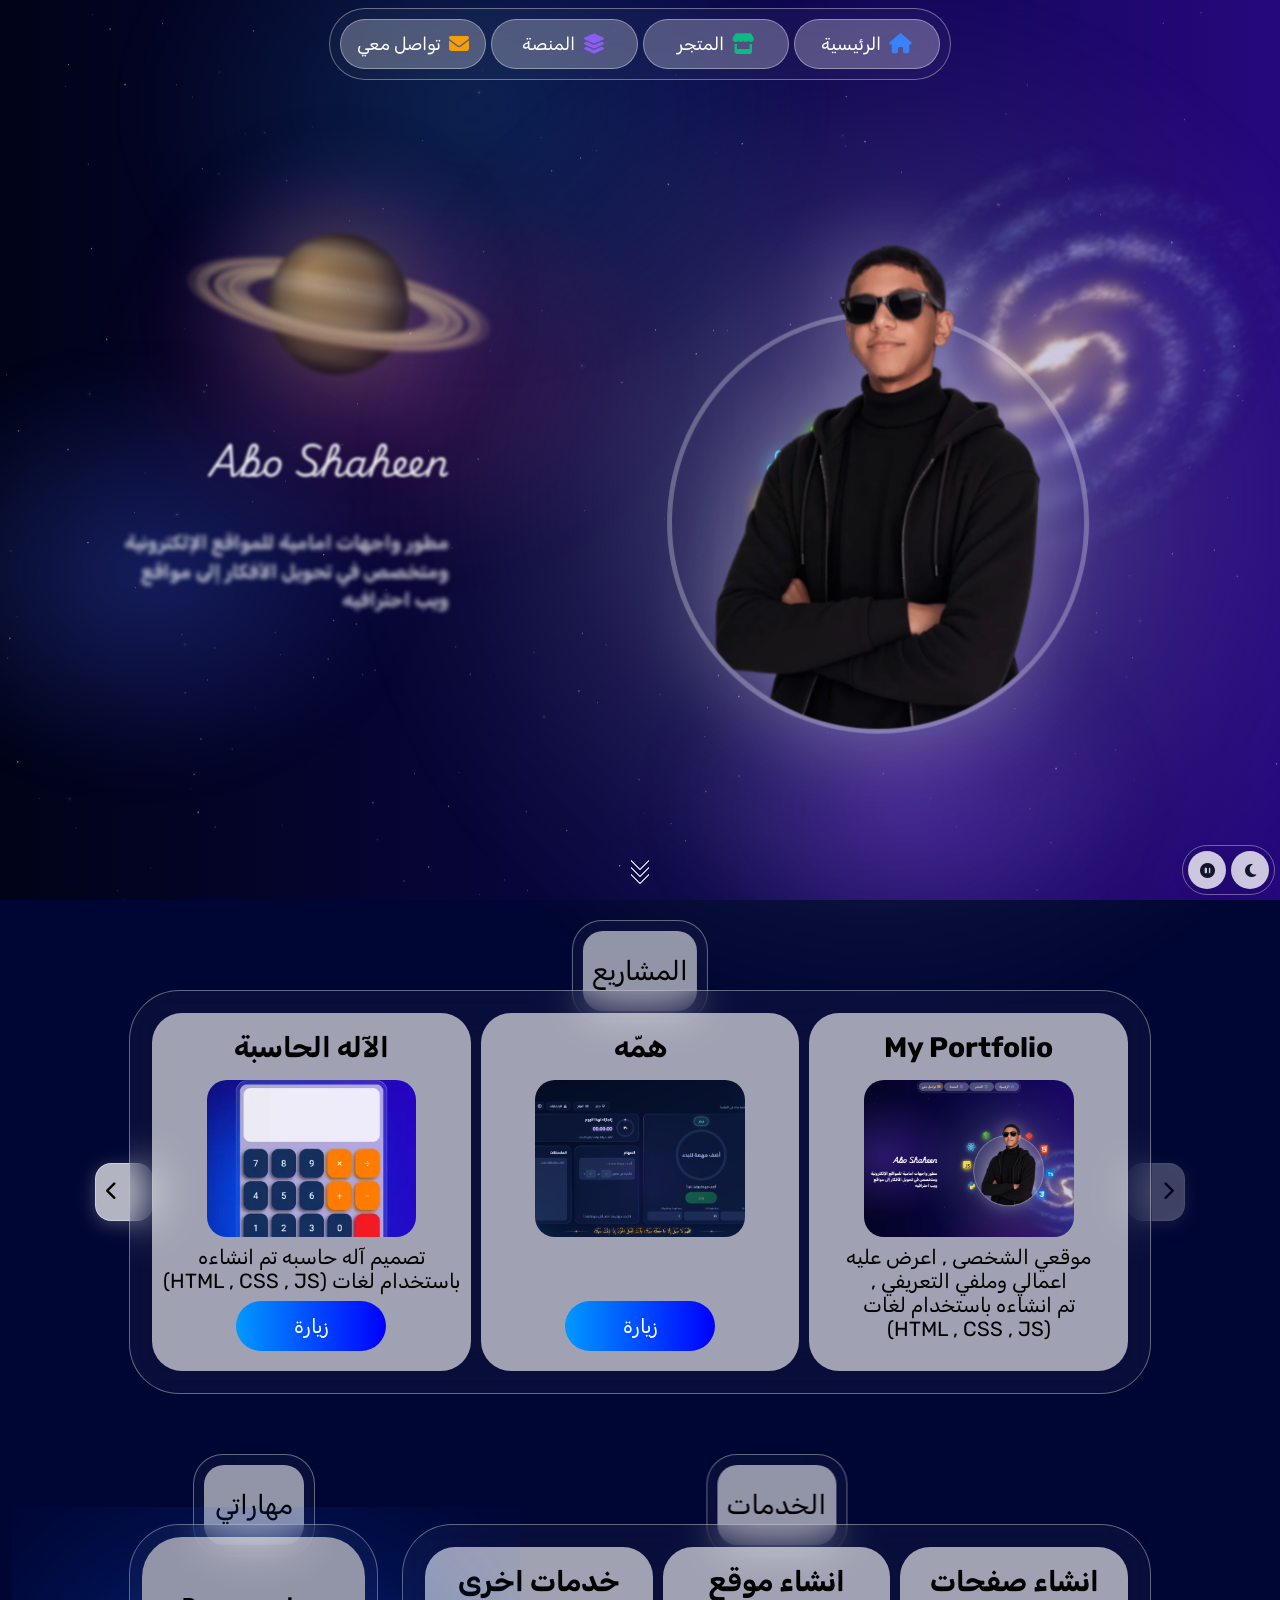
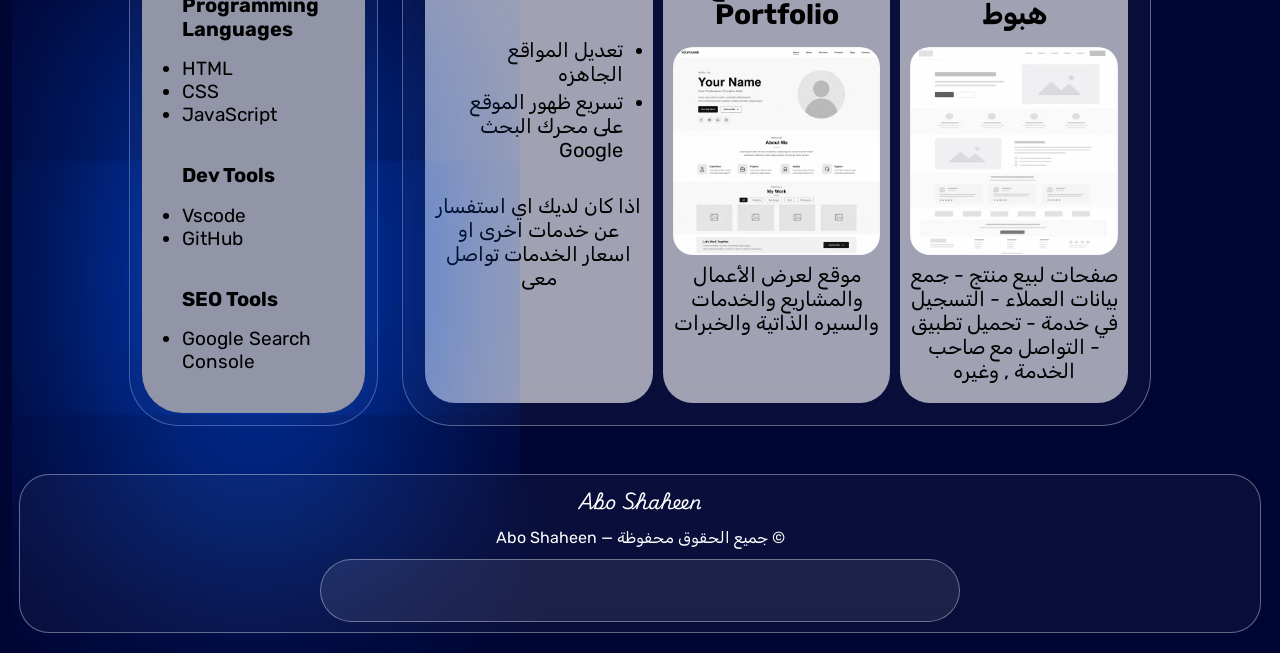
<file: index.html>
<!DOCTYPE html>
<html lang="ar" dir="rtl">

<head>
    <meta charset="UTF-8">
    <meta name="viewport" content="width=device-width, initial-scale=1">
    <title>Abo Shaheen</title>
    <meta name="robots" content="noimageindex, max-image-preview:none">
    <meta name="description" content="مطور واجهات امامية للمواقع الإلكترونية ومتخصص في تحويل الأفكار إلى مواقع ويب احترافيه">
    <meta name="keywords" content="Abo Shaheen, ابو شاهين">
    <meta name="author" content="Abo Shaheen">
    <link rel="canonical" href="https://abo-shaheen-developer.github.io/My-Portfolio/">

    <!-- Open Graph (واتساب، فيسبوك، تيليجرام، لينكدإن) -->
    <meta property="og:type" content="website">
    <meta property="og:site_name" content="Abo Shaheen">
    <meta property="og:locale" content="ar_AR">
    <meta property="og:title" content="Abo Shaheen">
    <meta property="og:description" content="مطور واجهات امامية للمواقع الإلكترونية ومتخصص في تحويل الأفكار إلى مواقع ويب احترافيه">
    <meta property="og:url" content="https://abo-shaheen-developer.github.io/My-Portfolio/">
    <meta property="og:image" content="https://abo-shaheen-developer.github.io/My-Portfolio/img/logo-512.png">
    <meta property="og:image:type" content="image/png">
    <meta property="og:image:alt" content="Abo Shaheen">

    <!-- Twitter / X -->
    <meta name="twitter:card" content="summary_large_image">
    <meta name="twitter:title" content="Abo Shaheen">
    <meta name="twitter:description" content="مطور واجهات امامية للمواقع الإلكترونية ومتخصص في تحويل الأفكار إلى مواقع ويب احترافيه">
    <meta name="twitter:image" content="https://abo-shaheen-developer.github.io/My-Portfolio/img/logo-512.png">
    <meta name="theme-color" content="#000633">
    <link rel="icon" href="favicon.ico" sizes="any">
    <link rel="icon" type="image/png" sizes="48x48" href="img/favicon-48.png">
    <link rel="icon" type="image/png" sizes="192x192" href="img/logo.png">
    <link rel="apple-touch-icon" href="img/logo-512.png">
    <script type="application/ld+json">
    {
      "@context": "https://schema.org",
      "@type": "WebSite",
      "name": "Abo Shaheen",
      "url": "https://abo-shaheen-developer.github.io/My-Portfolio/",
      "image": "https://abo-shaheen-developer.github.io/My-Portfolio/img/logo-512.png",
      "logo": "https://abo-shaheen-developer.github.io/My-Portfolio/img/logo-512.png"
    }
    </script>

    <!-- الخطوط: طلب واحد بدل اثنين -->
    <link rel="preconnect" href="https://fonts.googleapis.com">
    <link rel="preconnect" href="https://fonts.gstatic.com" crossorigin>
    <link rel="stylesheet"
        href="https://fonts.googleapis.com/css2?family=Playwrite+DK+Loopet:wght@100..400&family=Rubik:wght@300..900&display=swap">
    <link rel="stylesheet" href="https://cdnjs.cloudflare.com/ajax/libs/font-awesome/6.5.1/css/all.min.css">

    <link rel="stylesheet" href="style.css?v=3">
    <link rel="preload" as="image" href="img/me2.webp" type="image/webp" fetchpriority="high">
</head>

<body>
    <!-- ===== خلفية الفضاء: سُدم + غبار نجوم + مجرة درب التبانة (يمين) + كوكب زحل (شمال) (بيرسمهم script.js) ===== -->
    <div class="cosmos" aria-hidden="true">
        <div class="cosmos__nebulae"></div>
        <canvas class="cosmos__dust"></canvas>
        <div class="cosmos__body cosmos__body--galaxy"><div class="cosmos__tilt"><canvas class="cosmos__canvas"></canvas></div></div>
        <div class="cosmos__body cosmos__body--saturn"><div class="cosmos__tilt"><canvas class="cosmos__canvas"></canvas></div></div>
    </div>

    <!-- ===== النجوم (بيولّدها script.js) ===== -->
    <div class="stars" aria-hidden="true"></div>

    <!-- ===== الهيدر ===== -->
    <header class="site-header">
        <button class="site-header__button site-header__button--home" type="button" data-nav="home"><i class="site-header__icon fa-solid fa-house" aria-hidden="true"></i><span class="site-header__label">الرئيسية</span></button>
        <button class="site-header__button site-header__button--store" type="button" data-nav="store"><i class="site-header__icon fa-solid fa-store" aria-hidden="true"></i><span class="site-header__label">المتجر</span></button>
        <button class="site-header__button site-header__button--platform" type="button" data-nav="platform"><i class="site-header__icon fa-solid fa-layer-group" aria-hidden="true"></i><span class="site-header__label">المنصة</span></button>
        <button class="site-header__button site-header__button--contact" type="button" data-nav="contact"><i class="site-header__icon fa-solid fa-envelope" aria-hidden="true"></i><span class="site-header__label">تواصل معي</span></button>
    </header>

    <main class="site-main">
        <!-- ===== التعريف (الصورة + الاسم + الوصف) ===== -->
        <section class="hero">
            <h1 class="hero__title">Abo Shaheen</h1>

            <p class="hero__subtitle">
                مطور واجهات امامية للمواقع الإلكترونية
                <br>
                ومتخصص في تحويل الأفكار إلى مواقع ويب احترافيه
            </p>

            <div class="hero__portrait">
                <!-- أيقونات التقنيات: تخرج من الشخص وتطفو حوله (مواضعها وألوانها في style.css) -->
                <ul class="tech-icons">
                    <li class="tech-icon tech-icon--react">
                        <span class="tech-icon__entrance">
                            <span class="tech-icon__floating"><img class="tech-icon__image" src="img/icons/react.svg" alt="react" width="58" height="58" decoding="async"></span>
                        </span>
                    </li>
                    <li class="tech-icon tech-icon--nodejs">
                        <span class="tech-icon__entrance">
                            <span class="tech-icon__floating"><img class="tech-icon__image" src="img/icons/nodejs.svg" alt="nodejs" width="46" height="46" decoding="async"></span>
                        </span>
                    </li>
                    <li class="tech-icon tech-icon--git">
                        <span class="tech-icon__entrance">
                            <span class="tech-icon__floating"><img class="tech-icon__image" src="img/icons/git.svg" alt="git" width="46" height="46" decoding="async"></span>
                        </span>
                    </li>
                    <li class="tech-icon tech-icon--html">
                        <span class="tech-icon__entrance">
                            <span class="tech-icon__floating"><img class="tech-icon__image" src="img/icons/html5.svg" alt="html5" width="56" height="56" decoding="async"></span>
                        </span>
                    </li>
                    <li class="tech-icon tech-icon--javascript">
                        <span class="tech-icon__entrance">
                            <span class="tech-icon__floating"><img class="tech-icon__image tech-icon__image--rounded" src="img/icons/javascript.svg" alt="javascript" width="50" height="50" decoding="async"></span>
                        </span>
                    </li>
                    <li class="tech-icon tech-icon--typescript">
                        <span class="tech-icon__entrance">
                            <span class="tech-icon__floating"><img class="tech-icon__image tech-icon__image--rounded" src="img/icons/typescript.svg" alt="typescript" width="50" height="50" decoding="async"></span>
                        </span>
                    </li>
                    <li class="tech-icon tech-icon--python">
                        <span class="tech-icon__entrance">
                            <span class="tech-icon__floating"><img class="tech-icon__image" src="img/icons/python.svg" alt="python" width="56" height="56" decoding="async"></span>
                        </span>
                    </li>
                    <li class="tech-icon tech-icon--css">
                        <span class="tech-icon__entrance">
                            <span class="tech-icon__floating"><img class="tech-icon__image" src="img/icons/css3.svg" alt="css3" width="54" height="54" decoding="async"></span>
                        </span>
                    </li>
                </ul>
                <div class="hero__glow" aria-hidden="true" style="display:block;aspect-ratio:900/1105;background:url(img/me2.webp) center/100% 100% no-repeat"></div>
                <div class="hero__photo" role="presentation" style="display:block;aspect-ratio:900/1105;background:url(img/me2.webp) center/100% 100% no-repeat"></div>
            </div>
        </section>

        <!-- سهم صغير يشير للأسفل (بيختفي أول ما المستخدم ينزل) -->
        <div class="scroll-hint" aria-hidden="true"><span class="scroll-hint__chevrons"><span class="scroll-hint__chevron"></span><span class="scroll-hint__chevron"></span><span class="scroll-hint__chevron"></span></span></div>

        <div class="site-main__content">
            <!-- ===== المشاريع (سلايدر أفقي: أضف أي <article class="project-card"> جديد جوه .projects-slider__track) ===== -->
            <section class="section" aria-labelledby="projects-title">
                <h2 class="section__badge" id="projects-title"><span class="section__badge-label">المشاريع</span></h2>
                <div class="section__card section__card--projects">
                    <div class="projects-slider">

                        <!-- منطقة العرض: بتخفي أي مشروع خارج الإطار وتسمح بالتمرير الجانبي -->
                        <div class="projects-slider__viewport" tabindex="0" role="region" aria-label="قائمة المشاريع">
                            <div class="projects-slider__track">
                                <article class="project-card">
                                    <h3 class="project-card__title">My Portfolio</h3>
                                    <img class="project-card__image" src="img/projects/Project1.webp" alt="لقطة من موقع Abo Shaheen Portfolio" width="600" height="332" loading="lazy" decoding="async">
                                    <p class="project-card__description">
                                        موقعي الشخصى , اعرض عليه اعمالي وملفي التعريفي ,
                                        <br>
                                        تم انشاءه باستخدام لغات
                                        <br>
                                        (HTML , CSS , JS)
                                    </p>
                                </article>

                                <article class="project-card">
                                    <h3 class="project-card__title">همّه</h3>
                                    <img class="project-card__image" src="img/projects/Project2.webp" alt="لقطة من مشروع همّه" width="600" height="352" loading="lazy" decoding="async">
                                    <button class="project-card__button" type="button" data-project="1">زيارة</button>
                                </article>

                                <article class="project-card">
                                    <h3 class="project-card__title">الآله الحاسبة</h3>
                                    <img class="project-card__image" src="img/projects/Project3.webp" alt="لقطة من مشروع الآلة الحاسبة" width="320" height="320" loading="lazy" decoding="async">
                                    <p class="project-card__description">
                                        تصميم آله حاسبه تم انشاءه باستخدام لغات (HTML , CSS , JS)
                                    </p>
                                    <button class="project-card__button" type="button" data-project="2">زيارة</button>
                                </article>

                                <article class="project-card">
                                    <h3 class="project-card__title">لعبة الألغاز</h3>
                                    <img class="project-card__image" src="img/projects/Project4.webp" alt="لقطة من مشروع لعبة الألغاز" width="600" height="332" loading="lazy" decoding="async">
                                    <button class="project-card__button" type="button" data-project="3">زيارة</button>
                                </article>
                            </div>
                        </div>

                    </div>
                </div>

                <!-- زر الرجوع للمشاريع السابقة -->
                <button class="projects-slider__arrow projects-slider__arrow--previous" type="button" aria-label="المشاريع السابقة"><i class="fa-solid fa-chevron-right" aria-hidden="true"></i></button>

                <!-- زر التمرير لباقي المشاريع المخفية -->
                <button class="projects-slider__arrow projects-slider__arrow--next" type="button" aria-label="المشاريع التالية"><i class="fa-solid fa-chevron-left" aria-hidden="true"></i></button>
            </section>

            <!-- ===== الخدمات + المهارات: جنب بعض بنفس عرض المشاريع ===== -->
            <div class="sections-row">
                <!-- ===== الخدمات ===== -->
                <section class="section section--services" aria-labelledby="services-title">
                    <h2 class="section__badge" id="services-title"><span class="section__badge-label">الخدمات</span></h2>
                    <div class="section__card section__card--services">
                        <div class="cards-grid">
                            <article class="service-card">
                                <h3 class="service-card__title">انشاء صفحات هبوط</h3>
                                <img class="service-card__image" src="img/projects/service1.webp" alt="" width="600" height="600" loading="lazy" decoding="async">
                                <p class="service-card__description">
                                    صفحات لبيع منتج -
                                    جمع بيانات العملاء -
                                    التسجيل في خدمة -
                                    تحميل تطبيق -
                                    التواصل مع صاحب الخدمة , وغيره
                                </p>
                            </article>

                            <article class="service-card">
                                <h3 class="service-card__title">انشاء موقع <bdi>Portfolio</bdi></h3>
                                <img class="service-card__image" src="img/projects/service2.webp" alt="" width="600" height="600" loading="lazy" decoding="async">
                                <p class="service-card__description">
                                    موقع لعرض الأعمال والمشاريع والخدمات والسيره الذاتية والخبرات
                                </p>
                            </article>

                            <article class="service-card service-card--extra">
                                <h3 class="service-card__title">خدمات اخرى</h3>
                                <ul class="service-card__list">
                                    <li class="service-card__list-item">تعديل المواقع الجاهزه</li>
                                    <li class="service-card__list-item">تسريع ظهور الموقع على محرك البحث <bdi>Google</bdi></li>
                                </ul>
                                <p class="service-card__note">اذا كان لديك اي استفسار عن خدمات اخرى او اسعار الخدمات تواصل معى</p>
                            </article>
                        </div>
                    </div>
                </section>

                <!-- ===== المهارات ===== -->
                <section class="section section--skills" aria-labelledby="skills-title">
                    <h2 class="section__badge" id="skills-title"><span class="section__badge-label">مهاراتي</span></h2>
                    <div class="section__card section__card--skills">
                        <div class="skills-panel">
                            <div class="skills-group">
                                <h3 class="skills-group__title">Programming Languages</h3>
                                <ul class="skills-group__list">
                                    <li class="skills-group__item">HTML</li>
                                    <li class="skills-group__item">CSS</li>
                                    <li class="skills-group__item">JavaScript</li>
                                </ul>
                            </div>
                            <div class="skills-group">
                                <h3 class="skills-group__title">Dev Tools</h3>
                                <ul class="skills-group__list">
                                    <li class="skills-group__item">Vscode</li>
                                    <li class="skills-group__item">GitHub</li>
                                </ul>
                            </div>
                            <div class="skills-group">
                                <h3 class="skills-group__title">SEO Tools</h3>
                                <ul class="skills-group__list">
                                    <li class="skills-group__item">Google Search Console</li>
                                </ul>
                            </div>
                        </div>
                    </div>
                </section>
            </div>
        </div>
    </main>

    <!-- ===== الفوتر ===== -->
    <footer class="site-footer">
        <h3 class="site-footer__title">Abo Shaheen</h3>
        <span class="credit-copy">© جميع الحقوق محفوظة — <bdi dir="ltr">Abo Shaheen</bdi></span>
        <div class="social-bar">
            <button class="social-bar__button social-bar__button--youtube" type="button" data-social="youtube"><i class="social-bar__icon fa-brands fa-youtube" aria-hidden="true"></i><span class="social-bar__label">YouTube</span></button>
            <button class="social-bar__button social-bar__button--tiktok" type="button" data-social="tiktok"><i class="social-bar__icon fa-brands fa-tiktok" aria-hidden="true"></i><span class="social-bar__label">TikTok</span></button>
            <button class="social-bar__button social-bar__button--instagram" type="button" data-social="instagram"><i class="social-bar__icon fa-brands fa-instagram" aria-hidden="true"></i><span class="social-bar__label">Instagram</span></button>
            <button class="social-bar__button social-bar__button--github" type="button" data-social="github"><i class="social-bar__icon fa-brands fa-github" aria-hidden="true"></i><span class="social-bar__label">GitHub</span></button>
            <button class="social-bar__button social-bar__button--linkedin" type="button" data-social="linkedin"><i class="social-bar__icon fa-brands fa-linkedin" aria-hidden="true"></i><span class="social-bar__label">LinkedIn</span></button>
        </div>
    </footer>

    <!-- الأزرار العائمة: تبديل الثيم + إيقاف/تشغيل التأثيرات -->
    <div class="floating-toolbar">
        <button class="floating-toolbar__button floating-toolbar__button--theme" type="button" aria-label="تفعيل الوضع الداكن" title="تبديل الوضع" data-action="toggle-theme"><i class="fa-solid fa-moon" aria-hidden="true"></i></button>
        <button class="floating-toolbar__button floating-toolbar__button--effects" type="button" aria-label="إيقاف التأثيرات" aria-pressed="false" title="إيقاف التأثيرات" data-action="toggle-effects"><i class="fa-solid fa-circle-pause" aria-hidden="true"></i></button>
    </div>

    <script src="script.js" defer></script>
</body>

</html>
</file>
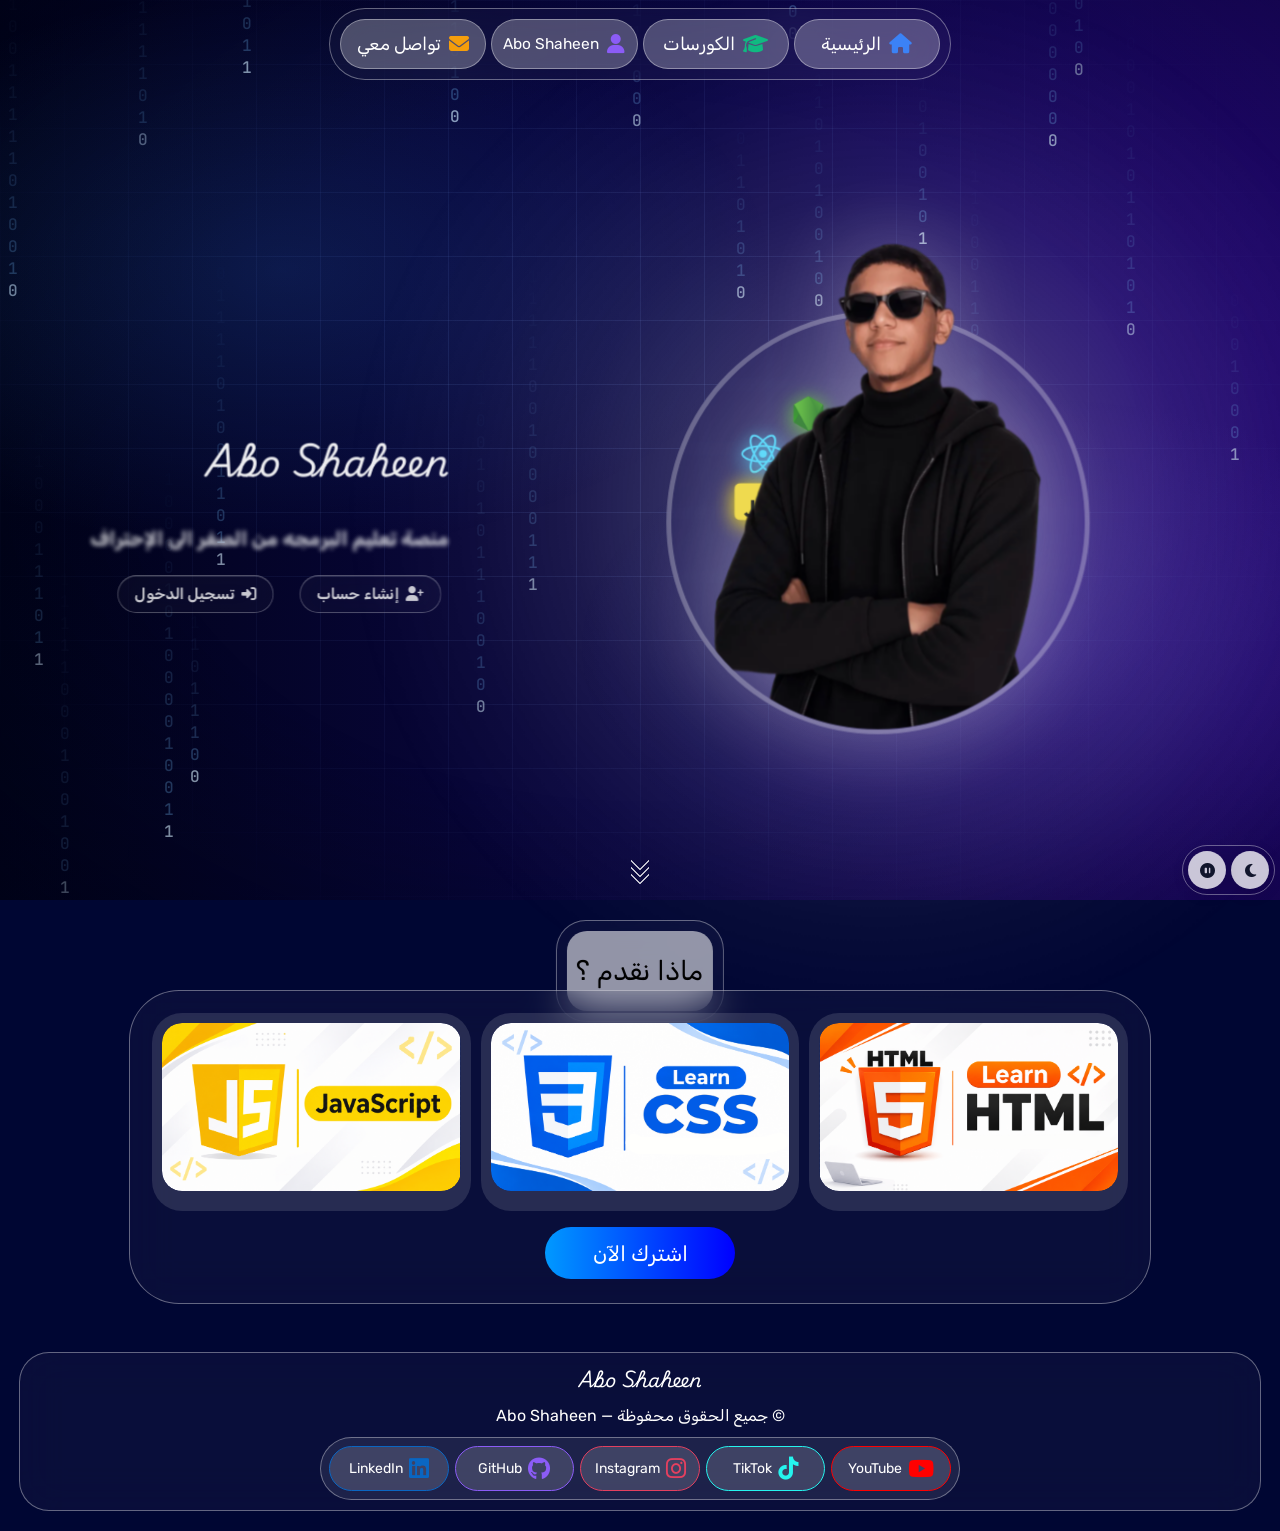
<file: platform/index.html>
<!DOCTYPE html>
<html lang="ar" dir="rtl">

<head>
    <meta charset="UTF-8">
    <meta name="viewport" content="width=device-width, initial-scale=1">
    <title>Abo Shaheen | منصة تعليم البرمجة</title>
    <meta name="robots" content="noimageindex, max-image-preview:none">
    <meta name="description" content="منصة تعليم البرمجة من الصفر إلى الاحتراف">
    <meta name="keywords" content="Abo Shaheen, ابو شاهين, تعليم البرمجة, منصة تعليمية">
    <meta name="author" content="Abo Shaheen">

    <!-- Open Graph (واتساب، فيسبوك، تيليجرام، لينكدإن) -->
    <meta property="og:type" content="website">
    <meta property="og:site_name" content="Abo Shaheen">
    <meta property="og:locale" content="ar_AR">
    <meta property="og:title" content="Abo Shaheen | منصة تعليم البرمجة">
    <meta property="og:description" content="منصة تعليم البرمجة من الصفر إلى الاحتراف">
    <meta property="og:image:alt" content="Abo Shaheen">
    <meta name="theme-color" content="#000633">
    <link rel="icon" href="favicon.ico" sizes="any">
    <link rel="icon" type="image/png" sizes="48x48" href="img/favicon-48.png">
    <link rel="icon" type="image/png" sizes="192x192" href="img/logo.png">
    <link rel="apple-touch-icon" href="img/logo-512.png">

    <!-- الخطوط: طلب واحد (Rubik للنصوص + Playwrite للشعار + JetBrains Mono لأرقام الخلفية) -->
    <link rel="preconnect" href="https://fonts.googleapis.com">
    <link rel="preconnect" href="https://fonts.gstatic.com" crossorigin>
    <link rel="stylesheet"
        href="https://fonts.googleapis.com/css2?family=JetBrains+Mono:wght@400;500&family=Playwrite+DK+Loopet:wght@100..400&family=Rubik:wght@300..900&display=swap">
    <link rel="stylesheet" href="https://cdnjs.cloudflare.com/ajax/libs/font-awesome/6.5.1/css/all.min.css">

    <link rel="stylesheet" href="style.css?v=1">
    <link rel="preload" as="image" href="img/me2.webp" type="image/webp" fetchpriority="high">
</head>

<body>
    <!-- ===== الخلفية التقنية: شبكة + أرقام 0 و 1 نازلة + مقتطفات كود (بيرسمها script.js) ===== -->
    <div class="tech-bg" aria-hidden="true">
        <div class="tech-bg__grid"></div>
        <canvas class="tech-bg__digits"></canvas>
        <div class="tech-bg__glow"></div>
        <span class="tech-bg__snippet" style="--x:6;--y:22;--dur:24s;--delay:0s">const skill = learn("JavaScript");</span>
        <span class="tech-bg__snippet" style="--x:62;--y:14;--dur:21s;--delay:3s">&lt;/&gt;</span>
        <span class="tech-bg__snippet" style="--x:78;--y:46;--dur:26s;--delay:7s">print("Hello, World!")</span>
        <span class="tech-bg__snippet" style="--x:10;--y:62;--dur:23s;--delay:11s">git commit -m "first lesson"</span>
        <span class="tech-bg__snippet" style="--x:44;--y:84;--dur:25s;--delay:5s">function start() { return 1; }</span>
        <span class="tech-bg__snippet" style="--x:84;--y:80;--dur:22s;--delay:9s">{ }</span>
        <span class="tech-bg__snippet" style="--x:30;--y:8;--dur:27s;--delay:13s">npm run dev</span>
        <span class="tech-bg__snippet" style="--x:70;--y:30;--dur:24s;--delay:15s">for (let i = 0; i &lt; 10; i++)</span>
        <span class="tech-bg__snippet" style="--x:3;--y:44;--dur:28s;--delay:17s">=&gt; console.log("code")</span>
        <span class="tech-bg__snippet" style="--x:52;--y:66;--dur:22s;--delay:19s">if (ready) { go(); }</span>
        <span class="tech-bg__snippet" style="--x:20;--y:90;--dur:26s;--delay:21s">#include &lt;stdio.h&gt;</span>
        <span class="tech-bg__snippet" style="--x:88;--y:60;--dur:23s;--delay:2s">01001000 01101001</span>
    </div>

    <!-- ===== الهيدر ===== -->
    <header class="site-header">
        <button class="site-header__button site-header__button--home" type="button" data-nav="home"><i class="site-header__icon fa-solid fa-house" aria-hidden="true"></i><span class="site-header__label">الرئيسية</span></button>
        <button class="site-header__button site-header__button--courses" type="button" data-nav="courses"><i class="site-header__icon fa-solid fa-graduation-cap" aria-hidden="true"></i><span class="site-header__label">الكورسات</span></button>
        <button class="site-header__button site-header__button--author" type="button" data-nav="author"><i class="site-header__icon fa-solid fa-user" aria-hidden="true"></i><span class="site-header__label" dir="ltr">Abo Shaheen</span></button>
        <button class="site-header__button site-header__button--contact" type="button" data-nav="contact"><i class="site-header__icon fa-solid fa-envelope" aria-hidden="true"></i><span class="site-header__label">تواصل معي</span></button>
    </header>

    <main class="site-main">
        <!-- ===== التعريف (الصورة + الاسم + وصف المنصة + أزرار الحساب) ===== -->
        <section class="hero">
            <h1 class="hero__title">Abo Shaheen</h1>

            <div class="hero__lower">
                <p class="hero__subtitle">
                    منصة تعليم البرمجه من الصفر الى الإحتراف
                </p>

                <!-- أزرار الحساب (بتودّي لصفحة Login.html) -->
                <div class="hero__actions">
                    <a class="glass-button" href="Login.html"><i class="glass-button__icon fa-solid fa-user-plus" aria-hidden="true"></i><span>إنشاء حساب</span></a>
                    <a class="glass-button" href="Login.html"><i class="glass-button__icon fa-solid fa-right-to-bracket" aria-hidden="true"></i><span>تسجيل الدخول</span></a>
                </div>
            </div>

            <div class="hero__portrait">
                <!-- أيقونات التقنيات: تخرج من الشخص وتطفو حوله (مواضعها وألوانها في style.css) -->
                <ul class="tech-icons">
                    <li class="tech-icon tech-icon--react">
                        <span class="tech-icon__entrance">
                            <span class="tech-icon__floating"><img class="tech-icon__image" src="img/icons/react.svg" alt="react" width="58" height="58" decoding="async"></span>
                        </span>
                    </li>
                    <li class="tech-icon tech-icon--nodejs">
                        <span class="tech-icon__entrance">
                            <span class="tech-icon__floating"><img class="tech-icon__image" src="img/icons/nodejs.svg" alt="nodejs" width="46" height="46" decoding="async"></span>
                        </span>
                    </li>
                    <li class="tech-icon tech-icon--git">
                        <span class="tech-icon__entrance">
                            <span class="tech-icon__floating"><img class="tech-icon__image" src="img/icons/git.svg" alt="git" width="46" height="46" decoding="async"></span>
                        </span>
                    </li>
                    <li class="tech-icon tech-icon--html">
                        <span class="tech-icon__entrance">
                            <span class="tech-icon__floating"><img class="tech-icon__image" src="img/icons/html5.svg" alt="html5" width="56" height="56" decoding="async"></span>
                        </span>
                    </li>
                    <li class="tech-icon tech-icon--javascript">
                        <span class="tech-icon__entrance">
                            <span class="tech-icon__floating"><img class="tech-icon__image tech-icon__image--rounded" src="img/icons/javascript.svg" alt="javascript" width="50" height="50" decoding="async"></span>
                        </span>
                    </li>
                    <li class="tech-icon tech-icon--typescript">
                        <span class="tech-icon__entrance">
                            <span class="tech-icon__floating"><img class="tech-icon__image tech-icon__image--rounded" src="img/icons/typescript.svg" alt="typescript" width="50" height="50" decoding="async"></span>
                        </span>
                    </li>
                    <li class="tech-icon tech-icon--python">
                        <span class="tech-icon__entrance">
                            <span class="tech-icon__floating"><img class="tech-icon__image" src="img/icons/python.svg" alt="python" width="56" height="56" decoding="async"></span>
                        </span>
                    </li>
                    <li class="tech-icon tech-icon--css">
                        <span class="tech-icon__entrance">
                            <span class="tech-icon__floating"><img class="tech-icon__image" src="img/icons/css3.svg" alt="css3" width="54" height="54" decoding="async"></span>
                        </span>
                    </li>
                </ul>
                <div class="hero__glow" aria-hidden="true" style="display:block;aspect-ratio:900/1105;background:url(img/me2.webp) center/100% 100% no-repeat"></div>
                <div class="hero__photo" role="presentation" style="display:block;aspect-ratio:900/1105;background:url(img/me2.webp) center/100% 100% no-repeat"></div>
            </div>
        </section>

        <!-- سهم صغير يشير للأسفل (بيختفي أول ما المستخدم ينزل) -->
        <div class="scroll-hint" aria-hidden="true"><span class="scroll-hint__chevrons"><span class="scroll-hint__chevron"></span><span class="scroll-hint__chevron"></span><span class="scroll-hint__chevron"></span></span></div>

        <!-- يمدّد مسافة تثبيت الهيرو عشان الصورة تفضل مكانها وتتبلور وتصغر لحد ما تختفي (بدون ما تطلع لفوق) -->
        <div class="hero-sticky-extension" aria-hidden="true"></div>

        <div class="site-main__content">
            <!-- ===== ماذا نقدم ؟ (سلايدر أفقي: أضف أي <article class="project-card project-card--course"> جديد جوه .projects-slider__track) ===== -->
            <section class="section" aria-labelledby="courses-title">
                <h2 class="section__badge" id="courses-title"><span class="section__badge-label">ماذا نقدم ؟</span></h2>
                <div class="section__card section__card--projects">
                    <div class="projects-slider">

                        <!-- منطقة العرض: بتخفي أي كورس خارج الإطار وتسمح بالتمرير الجانبي -->
                        <div class="projects-slider__viewport" tabindex="0" role="region" aria-label="قائمة الكورسات">
                            <div class="projects-slider__track">
                                <article class="project-card project-card--course">
                                    <div class="course-media" data-label="course-1">
                                        <img class="project-card__image" src="img/courses/course-1.webp" data-course-image="img/courses/course-1" alt="الكورس الأول" width="600" height="450" loading="lazy" decoding="async">
                                    </div>
                                </article>

                                <article class="project-card project-card--course">
                                    <div class="course-media" data-label="course-2">
                                        <img class="project-card__image" src="img/courses/course-2.webp" data-course-image="img/courses/course-2" alt="الكورس الثاني" width="600" height="450" loading="lazy" decoding="async">
                                    </div>
                                </article>

                                <article class="project-card project-card--course">
                                    <div class="course-media" data-label="course-3">
                                        <img class="project-card__image" src="img/courses/course-3.webp" data-course-image="img/courses/course-3" alt="الكورس الثالث" width="600" height="450" loading="lazy" decoding="async">
                                    </div>
                                </article>
                            </div>
                        </div>

                    </div>

                    <!-- زر واحد متوسط تحت الكورسات جوه كارد "ماذا نقدم" -->
                    <div class="section__action">
                        <a class="section__button" href="Login.html">اشترك الآن</a>
                    </div>
                </div>

                <!-- زر الرجوع للكورسات السابقة -->
                <button class="projects-slider__arrow projects-slider__arrow--previous" type="button" aria-label="الكورسات السابقة"><i class="fa-solid fa-chevron-right" aria-hidden="true"></i></button>

                <!-- زر التمرير لباقي الكورسات المخفية -->
                <button class="projects-slider__arrow projects-slider__arrow--next" type="button" aria-label="الكورسات التالية"><i class="fa-solid fa-chevron-left" aria-hidden="true"></i></button>
            </section>
        </div>
    </main>

    <!-- ===== الفوتر ===== -->
    <footer class="site-footer">
        <h3 class="site-footer__title">Abo Shaheen</h3>
        <span class="credit-copy">© جميع الحقوق محفوظة — <bdi dir="ltr">Abo Shaheen</bdi></span>
        <div class="social-bar">
            <button class="social-bar__button social-bar__button--youtube" type="button" data-social="youtube"><i class="social-bar__icon fa-brands fa-youtube" aria-hidden="true"></i><span class="social-bar__label">YouTube</span></button>
            <button class="social-bar__button social-bar__button--tiktok" type="button" data-social="tiktok"><i class="social-bar__icon fa-brands fa-tiktok" aria-hidden="true"></i><span class="social-bar__label">TikTok</span></button>
            <button class="social-bar__button social-bar__button--instagram" type="button" data-social="instagram"><i class="social-bar__icon fa-brands fa-instagram" aria-hidden="true"></i><span class="social-bar__label">Instagram</span></button>
            <button class="social-bar__button social-bar__button--github" type="button" data-social="github"><i class="social-bar__icon fa-brands fa-github" aria-hidden="true"></i><span class="social-bar__label">GitHub</span></button>
            <button class="social-bar__button social-bar__button--linkedin" type="button" data-social="linkedin"><i class="social-bar__icon fa-brands fa-linkedin" aria-hidden="true"></i><span class="social-bar__label">LinkedIn</span></button>
        </div>
    </footer>

    <!-- الأزرار العائمة: تبديل الثيم + إيقاف/تشغيل التأثيرات -->
    <div class="floating-toolbar">
        <button class="floating-toolbar__button floating-toolbar__button--theme" type="button" aria-label="تفعيل الوضع الداكن" title="تبديل الوضع" data-action="toggle-theme"><i class="fa-solid fa-moon" aria-hidden="true"></i></button>
        <button class="floating-toolbar__button floating-toolbar__button--effects" type="button" aria-label="إيقاف التأثيرات" aria-pressed="false" title="إيقاف التأثيرات" data-action="toggle-effects"><i class="fa-solid fa-circle-pause" aria-hidden="true"></i></button>
    </div>

    <script src="script.js" defer></script>
</body>

</html>
</file>
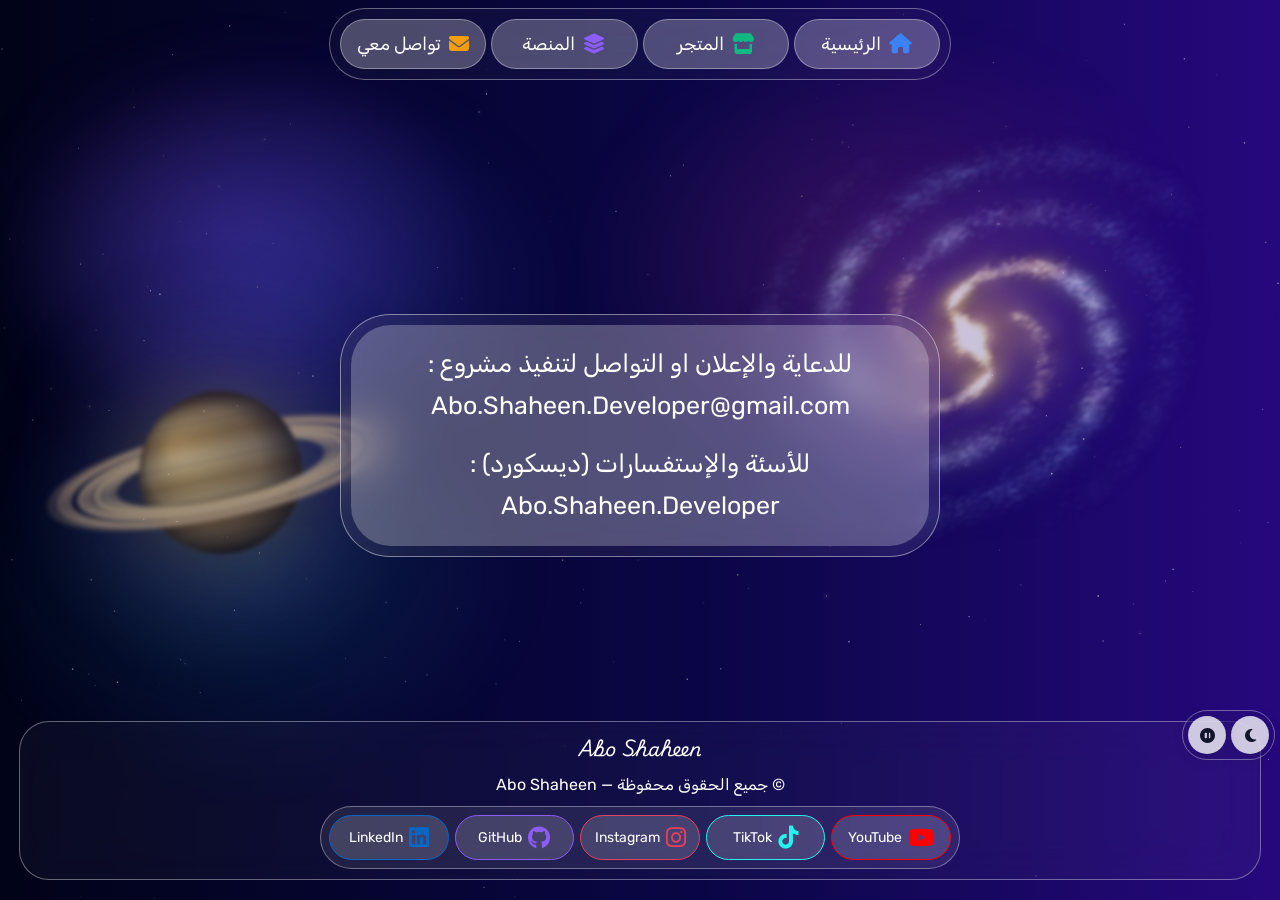
<file: contact.html>
<!DOCTYPE html>
<html lang="ar" dir="rtl">

<head>
    <meta charset="UTF-8">
    <meta name="viewport" content="width=device-width, initial-scale=1">
    <title>تواصل معي | Abo Shaheen</title>
    <meta name="robots" content="noimageindex, max-image-preview:none">
    <meta name="description" content="مطور واجهات امامية للمواقع الإلكترونية ومتخصص في تحويل الأفكار إلى مواقع ويب احترافيه">
    <meta name="keywords" content="Abo Shaheen, ابو شاهين">
    <meta name="author" content="Abo Shaheen">
    <link rel="canonical" href="https://abo-shaheen-developer.github.io/My-Portfolio/contact.html">

    <!-- Open Graph (واتساب، فيسبوك، تيليجرام، لينكدإن) -->
    <meta property="og:type" content="website">
    <meta property="og:site_name" content="Abo Shaheen">
    <meta property="og:locale" content="ar_AR">
    <meta property="og:title" content="Abo Shaheen">
    <meta property="og:description" content="مطور واجهات امامية للمواقع الإلكترونية ومتخصص في تحويل الأفكار إلى مواقع ويب احترافيه">
    <meta property="og:url" content="https://abo-shaheen-developer.github.io/My-Portfolio/contact.html">
    <meta property="og:image" content="https://abo-shaheen-developer.github.io/My-Portfolio/img/logo-512.png">
    <meta property="og:image:type" content="image/png">
    <meta property="og:image:alt" content="Abo Shaheen">

    <!-- Twitter / X -->
    <meta name="twitter:card" content="summary_large_image">
    <meta name="twitter:title" content="Abo Shaheen">
    <meta name="twitter:description" content="مطور واجهات امامية للمواقع الإلكترونية ومتخصص في تحويل الأفكار إلى مواقع ويب احترافيه">
    <meta name="twitter:image" content="https://abo-shaheen-developer.github.io/My-Portfolio/img/logo-512.png">
    <meta name="theme-color" content="#000633">
    <link rel="icon" href="favicon.ico" sizes="any">
    <link rel="icon" type="image/png" sizes="48x48" href="img/favicon-48.png">
    <link rel="icon" type="image/png" sizes="192x192" href="img/logo.png">
    <link rel="apple-touch-icon" href="img/logo-512.png">
    <script type="application/ld+json">
    {
      "@context": "https://schema.org",
      "@type": "WebSite",
      "name": "Abo Shaheen",
      "url": "https://abo-shaheen-developer.github.io/My-Portfolio/",
      "image": "https://abo-shaheen-developer.github.io/My-Portfolio/img/logo-512.png",
      "logo": "https://abo-shaheen-developer.github.io/My-Portfolio/img/logo-512.png"
    }
    </script>

    <link rel="preconnect" href="https://fonts.googleapis.com">
    <link rel="preconnect" href="https://fonts.gstatic.com" crossorigin>
    <link rel="stylesheet"
        href="https://fonts.googleapis.com/css2?family=Playwrite+DK+Loopet:wght@100..400&family=Rubik:wght@300..900&display=swap">
    <link rel="stylesheet" href="https://cdnjs.cloudflare.com/ajax/libs/font-awesome/6.5.1/css/all.min.css">

    <link rel="stylesheet" href="style.css?v=3">
</head>

<body>
    <!-- ===== خلفية الفضاء: سُدم + غبار نجوم + مجرة درب التبانة (بيرسمهم script.js) ===== -->
    <div class="cosmos" aria-hidden="true">
        <div class="cosmos__nebulae"></div>
        <canvas class="cosmos__dust"></canvas>
        <div class="cosmos__body cosmos__body--galaxy"><div class="cosmos__tilt"><canvas class="cosmos__canvas"></canvas></div></div>
        <div class="cosmos__body cosmos__body--saturn"><div class="cosmos__tilt"><canvas class="cosmos__canvas"></canvas></div></div>
    </div>

    <!-- ===== النجوم (بيولّدها script.js) ===== -->
    <div class="stars" aria-hidden="true"></div>

    <!-- ===== الهيدر (نفس هيدر الرئيسية) ===== -->
    <header class="site-header">
        <button class="site-header__button site-header__button--home" type="button" data-nav="home"><i class="site-header__icon fa-solid fa-house" aria-hidden="true"></i><span class="site-header__label">الرئيسية</span></button>
        <button class="site-header__button site-header__button--store" type="button" data-nav="store"><i class="site-header__icon fa-solid fa-store" aria-hidden="true"></i><span class="site-header__label">المتجر</span></button>
        <button class="site-header__button site-header__button--platform" type="button" data-nav="platform"><i class="site-header__icon fa-solid fa-layer-group" aria-hidden="true"></i><span class="site-header__label">المنصة</span></button>
        <button class="site-header__button site-header__button--contact" type="button" data-nav="contact"><i class="site-header__icon fa-solid fa-envelope" aria-hidden="true"></i><span class="site-header__label">تواصل معي</span></button>
    </header>

    <!-- ===== المحتوى (فاضي حاليًا) ===== -->
    <main class="site-main site-main--contact">
        <div class="glass">
            <div class="card">
                <p>للدعاية والإعلان او التواصل لتنفيذ مشروع : Abo.Shaheen.Developer@gmail.com</p>
                <p> للأسئة والإستفسارات (ديسكورد) : Abo.Shaheen.Developer</p>
            </div>
        </div>
    </main>

    <!-- ===== الفوتر (نفس فوتر الرئيسية) - ثابت في آخر الصفحة، وبيظهر مع الهيدر في نفس اللحظة ===== -->
    <footer class="site-footer site-footer--fixed">
        <h3 class="site-footer__title">Abo Shaheen</h3>
        <span class="credit-copy">© جميع الحقوق محفوظة — <bdi dir="ltr">Abo Shaheen</bdi></span>
        <div class="social-bar">
            <button class="social-bar__button social-bar__button--youtube" type="button" data-social="youtube"><i class="social-bar__icon fa-brands fa-youtube" aria-hidden="true"></i><span class="social-bar__label">YouTube</span></button>
            <button class="social-bar__button social-bar__button--tiktok" type="button" data-social="tiktok"><i class="social-bar__icon fa-brands fa-tiktok" aria-hidden="true"></i><span class="social-bar__label">TikTok</span></button>
            <button class="social-bar__button social-bar__button--instagram" type="button" data-social="instagram"><i class="social-bar__icon fa-brands fa-instagram" aria-hidden="true"></i><span class="social-bar__label">Instagram</span></button>
            <button class="social-bar__button social-bar__button--github" type="button" data-social="github"><i class="social-bar__icon fa-brands fa-github" aria-hidden="true"></i><span class="social-bar__label">GitHub</span></button>
            <button class="social-bar__button social-bar__button--linkedin" type="button" data-social="linkedin"><i class="social-bar__icon fa-brands fa-linkedin" aria-hidden="true"></i><span class="social-bar__label">LinkedIn</span></button>
        </div>
    </footer>

    <!-- أزرار تبديل الثيم + إيقاف/تشغيل التأثيرات (نفس الرئيسية) -->
    <div class="floating-toolbar floating-toolbar--contact">
        <button class="floating-toolbar__button floating-toolbar__button--theme" type="button" aria-label="تفعيل الوضع الداكن" title="تبديل الوضع" data-action="toggle-theme"><i class="fa-solid fa-moon" aria-hidden="true"></i></button>
        <button class="floating-toolbar__button floating-toolbar__button--effects" type="button" aria-label="إيقاف التأثيرات" aria-pressed="false" title="إيقاف التأثيرات" data-action="toggle-effects"><i class="fa-solid fa-circle-pause" aria-hidden="true"></i></button>
    </div>

    <script src="script.js" defer></script>
</body>

</html>
</file>
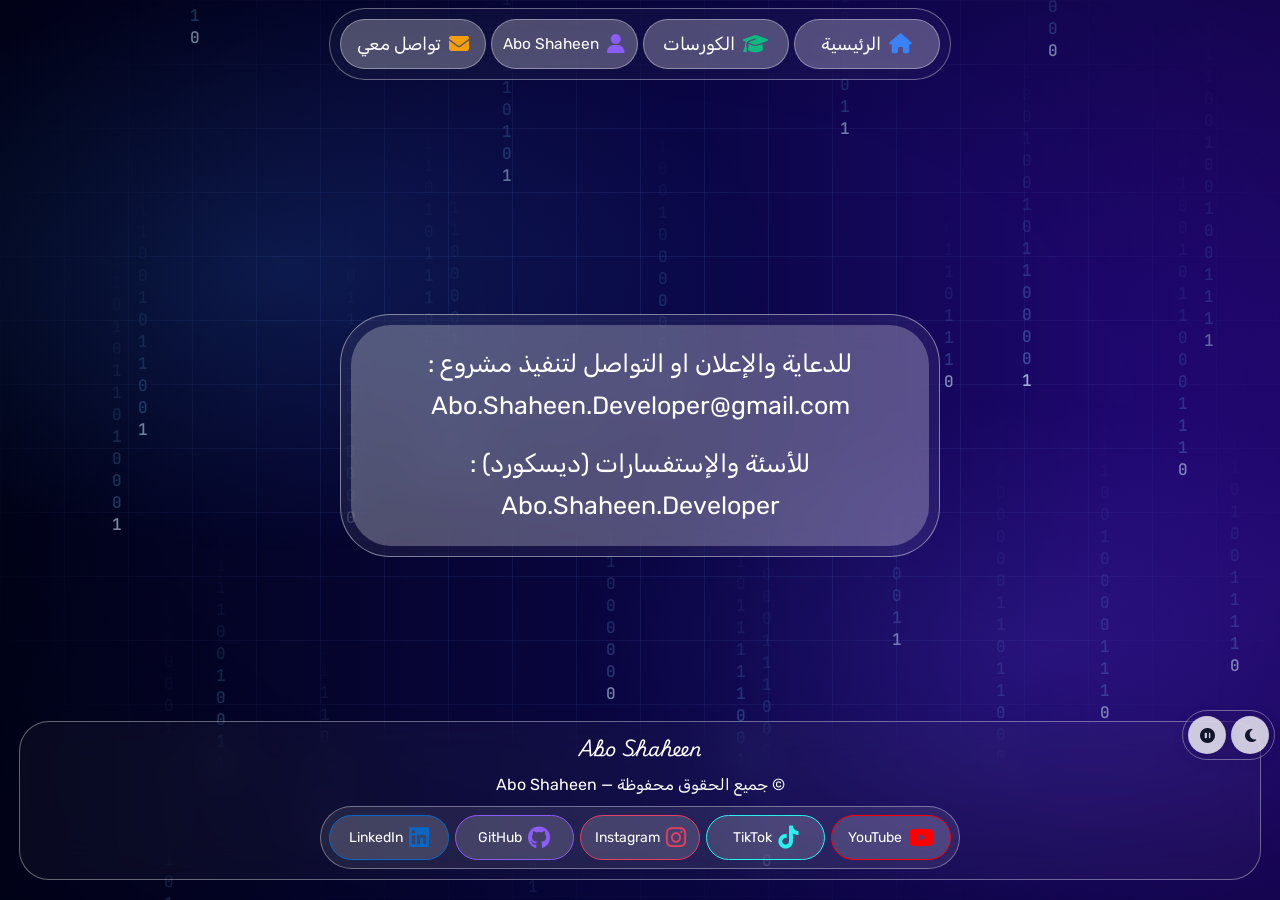
<file: platform/contact.html>
<!DOCTYPE html>
<html lang="ar" dir="rtl">

<head>
    <meta charset="UTF-8">
    <meta name="viewport" content="width=device-width, initial-scale=1">
    <title>تواصل معي | Abo Shaheen</title>
    <meta name="robots" content="noimageindex, max-image-preview:none">
    <meta name="description" content="منصة تعليم البرمجة من الصفر إلى الاحتراف">
    <meta name="keywords" content="Abo Shaheen, ابو شاهين, تعليم البرمجة, منصة تعليمية">
    <meta name="author" content="Abo Shaheen">

    <!-- Open Graph (واتساب، فيسبوك، تيليجرام، لينكدإن) -->
    <meta property="og:type" content="website">
    <meta property="og:site_name" content="Abo Shaheen">
    <meta property="og:locale" content="ar_AR">
    <meta property="og:title" content="Abo Shaheen | منصة تعليم البرمجة">
    <meta property="og:description" content="منصة تعليم البرمجة من الصفر إلى الاحتراف">
    <meta property="og:image:alt" content="Abo Shaheen">
    <meta name="theme-color" content="#000633">
    <link rel="icon" href="favicon.ico" sizes="any">
    <link rel="icon" type="image/png" sizes="48x48" href="img/favicon-48.png">
    <link rel="icon" type="image/png" sizes="192x192" href="img/logo.png">
    <link rel="apple-touch-icon" href="img/logo-512.png">

    <!-- الخطوط: طلب واحد (Rubik للنصوص + Playwrite للشعار + JetBrains Mono لأرقام الخلفية) -->
    <link rel="preconnect" href="https://fonts.googleapis.com">
    <link rel="preconnect" href="https://fonts.gstatic.com" crossorigin>
    <link rel="stylesheet"
        href="https://fonts.googleapis.com/css2?family=JetBrains+Mono:wght@400;500&family=Playwrite+DK+Loopet:wght@100..400&family=Rubik:wght@300..900&display=swap">
    <link rel="stylesheet" href="https://cdnjs.cloudflare.com/ajax/libs/font-awesome/6.5.1/css/all.min.css">

    <link rel="stylesheet" href="style.css?v=1">
</head>

<body>
    <!-- ===== الخلفية التقنية: شبكة + أرقام 0 و 1 نازلة + مقتطفات كود (بيرسمها script.js) ===== -->
    <div class="tech-bg" aria-hidden="true">
        <div class="tech-bg__grid"></div>
        <canvas class="tech-bg__digits"></canvas>
        <div class="tech-bg__glow"></div>
        <span class="tech-bg__snippet" style="--x:6;--y:22;--dur:24s;--delay:0s">const skill = learn("JavaScript");</span>
        <span class="tech-bg__snippet" style="--x:62;--y:14;--dur:21s;--delay:3s">&lt;/&gt;</span>
        <span class="tech-bg__snippet" style="--x:78;--y:46;--dur:26s;--delay:7s">print("Hello, World!")</span>
        <span class="tech-bg__snippet" style="--x:10;--y:62;--dur:23s;--delay:11s">git commit -m "first lesson"</span>
        <span class="tech-bg__snippet" style="--x:44;--y:84;--dur:25s;--delay:5s">function start() { return 1; }</span>
        <span class="tech-bg__snippet" style="--x:84;--y:80;--dur:22s;--delay:9s">{ }</span>
        <span class="tech-bg__snippet" style="--x:30;--y:8;--dur:27s;--delay:13s">npm run dev</span>
        <span class="tech-bg__snippet" style="--x:70;--y:30;--dur:24s;--delay:15s">for (let i = 0; i &lt; 10; i++)</span>
        <span class="tech-bg__snippet" style="--x:3;--y:44;--dur:28s;--delay:17s">=&gt; console.log("code")</span>
        <span class="tech-bg__snippet" style="--x:52;--y:66;--dur:22s;--delay:19s">if (ready) { go(); }</span>
        <span class="tech-bg__snippet" style="--x:20;--y:90;--dur:26s;--delay:21s">#include &lt;stdio.h&gt;</span>
        <span class="tech-bg__snippet" style="--x:88;--y:60;--dur:23s;--delay:2s">01001000 01101001</span>
    </div>

    <!-- ===== الهيدر (نفس هيدر الرئيسية) ===== -->
    <header class="site-header">
        <button class="site-header__button site-header__button--home" type="button" data-nav="home"><i class="site-header__icon fa-solid fa-house" aria-hidden="true"></i><span class="site-header__label">الرئيسية</span></button>
        <button class="site-header__button site-header__button--courses" type="button" data-nav="courses"><i class="site-header__icon fa-solid fa-graduation-cap" aria-hidden="true"></i><span class="site-header__label">الكورسات</span></button>
        <button class="site-header__button site-header__button--author" type="button" data-nav="author"><i class="site-header__icon fa-solid fa-user" aria-hidden="true"></i><span class="site-header__label" dir="ltr">Abo Shaheen</span></button>
        <button class="site-header__button site-header__button--contact" type="button" data-nav="contact"><i class="site-header__icon fa-solid fa-envelope" aria-hidden="true"></i><span class="site-header__label">تواصل معي</span></button>
    </header>

    <!-- ===== المحتوى (صفحة التواصل) ===== -->
    <main class="site-main site-main--contact">
        <div class="glass">
            <div class="card">
                <p>للدعاية والإعلان او التواصل لتنفيذ مشروع : Abo.Shaheen.Developer@gmail.com</p>
                <p> للأسئة والإستفسارات (ديسكورد) : Abo.Shaheen.Developer</p>
            </div>
        </div>
    </main>

    <!-- ===== الفوتر (نفس فوتر الرئيسية) - ثابت في آخر الصفحة، وبيظهر مع الهيدر في نفس اللحظة ===== -->
    <footer class="site-footer site-footer--fixed">
        <h3 class="site-footer__title">Abo Shaheen</h3>
        <span class="credit-copy">© جميع الحقوق محفوظة — <bdi dir="ltr">Abo Shaheen</bdi></span>
        <div class="social-bar">
            <button class="social-bar__button social-bar__button--youtube" type="button" data-social="youtube"><i class="social-bar__icon fa-brands fa-youtube" aria-hidden="true"></i><span class="social-bar__label">YouTube</span></button>
            <button class="social-bar__button social-bar__button--tiktok" type="button" data-social="tiktok"><i class="social-bar__icon fa-brands fa-tiktok" aria-hidden="true"></i><span class="social-bar__label">TikTok</span></button>
            <button class="social-bar__button social-bar__button--instagram" type="button" data-social="instagram"><i class="social-bar__icon fa-brands fa-instagram" aria-hidden="true"></i><span class="social-bar__label">Instagram</span></button>
            <button class="social-bar__button social-bar__button--github" type="button" data-social="github"><i class="social-bar__icon fa-brands fa-github" aria-hidden="true"></i><span class="social-bar__label">GitHub</span></button>
            <button class="social-bar__button social-bar__button--linkedin" type="button" data-social="linkedin"><i class="social-bar__icon fa-brands fa-linkedin" aria-hidden="true"></i><span class="social-bar__label">LinkedIn</span></button>
        </div>
    </footer>

    <!-- أزرار تبديل الثيم + إيقاف/تشغيل التأثيرات (نفس الرئيسية) -->
    <div class="floating-toolbar floating-toolbar--contact">
        <button class="floating-toolbar__button floating-toolbar__button--theme" type="button" aria-label="تفعيل الوضع الداكن" title="تبديل الوضع" data-action="toggle-theme"><i class="fa-solid fa-moon" aria-hidden="true"></i></button>
        <button class="floating-toolbar__button floating-toolbar__button--effects" type="button" aria-label="إيقاف التأثيرات" aria-pressed="false" title="إيقاف التأثيرات" data-action="toggle-effects"><i class="fa-solid fa-circle-pause" aria-hidden="true"></i></button>
    </div>

    <script src="script.js" defer></script>
</body>

</html>
</file>
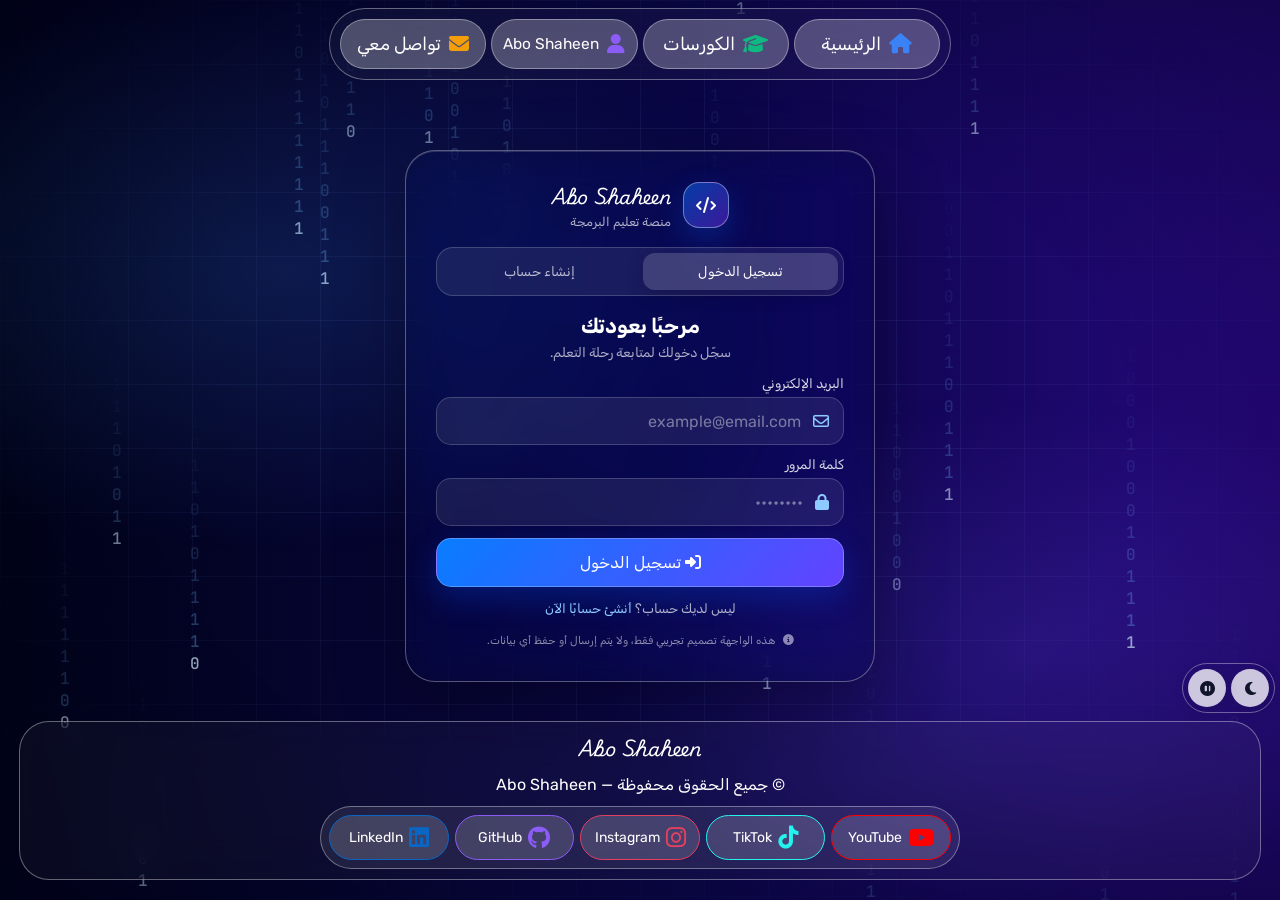
<file: platform/Login.html>
<!DOCTYPE html>
<html lang="ar" dir="rtl">
<head>
    <meta charset="UTF-8">
    <meta name="viewport" content="width=device-width, initial-scale=1">
    <title>Abo Shaheen | تسجيل الدخول</title>
    <meta name="description" content="تسجيل الدخول أو إنشاء حساب في منصة Abo Shaheen التعليمية">
    <meta name="theme-color" content="#000633">
    <link rel="icon" href="favicon.ico" sizes="any">
    <link rel="icon" type="image/png" sizes="48x48" href="img/favicon-48.png">
    <link rel="stylesheet" href="https://fonts.googleapis.com/css2?family=JetBrains+Mono:wght@400;500&family=Playwrite+DK+Loopet:wght@100..400&family=Rubik:wght@300..900&display=swap">
    <link rel="stylesheet" href="https://cdnjs.cloudflare.com/ajax/libs/font-awesome/6.5.1/css/all.min.css">
    <link rel="stylesheet" href="style.css?v=login-1">
</head>
<body class="auth-page">
    <div class="tech-bg" aria-hidden="true">
        <div class="tech-bg__grid"></div>
        <canvas class="tech-bg__digits"></canvas>
        <div class="tech-bg__glow"></div>
        <span class="tech-bg__snippet" style="--x:6;--y:22;--dur:24s;--delay:0s">const skill = learn("JavaScript");</span>
        <span class="tech-bg__snippet" style="--x:62;--y:14;--dur:21s;--delay:3s">&lt;/&gt;</span>
        <span class="tech-bg__snippet" style="--x:78;--y:46;--dur:26s;--delay:7s">print("Hello, World!")</span>
        <span class="tech-bg__snippet" style="--x:10;--y:62;--dur:23s;--delay:11s">git commit -m "first lesson"</span>
        <span class="tech-bg__snippet" style="--x:44;--y:84;--dur:25s;--delay:5s">function start() { return 1; }</span>
        <span class="tech-bg__snippet" style="--x:84;--y:80;--dur:22s;--delay:9s">{ }</span>
        <span class="tech-bg__snippet" style="--x:30;--y:8;--dur:27s;--delay:13s">npm run dev</span>
        <span class="tech-bg__snippet" style="--x:70;--y:30;--dur:24s;--delay:15s">for (let i = 0; i &lt; 10; i++)</span>
    </div>

    <!-- ===== الهيدر (شغال بنفس وظائف باقي الصفحات عن طريق data-nav) ===== -->
    <header class="site-header" aria-label="تنقل المنصة">
        <button class="site-header__button site-header__button--home" type="button" data-nav="home"><i class="site-header__icon fa-solid fa-house" aria-hidden="true"></i><span class="site-header__label">الرئيسية</span></button>
        <button class="site-header__button site-header__button--courses" type="button" data-nav="courses"><i class="site-header__icon fa-solid fa-graduation-cap" aria-hidden="true"></i><span class="site-header__label">الكورسات</span></button>
        <button class="site-header__button site-header__button--author" type="button" data-nav="author"><i class="site-header__icon fa-solid fa-user" aria-hidden="true"></i><span class="site-header__label" dir="ltr">Abo Shaheen</span></button>
        <button class="site-header__button site-header__button--contact" type="button" data-nav="contact"><i class="site-header__icon fa-solid fa-envelope" aria-hidden="true"></i><span class="site-header__label">تواصل معي</span></button>
    </header>

    <main class="auth-main">
        <section class="auth-card" aria-label="الحساب">
            <div class="auth-brand">
                <div class="auth-brand__icon"><i class="fa-solid fa-code"></i></div>
                <div>
                    <h1>Abo Shaheen</h1>
                    <p>منصة تعليم البرمجة</p>
                </div>
            </div>

            <div class="auth-tabs" role="tablist">
                <button class="auth-tab is-active" type="button" data-auth-tab="login">تسجيل الدخول</button>
                <button class="auth-tab" type="button" data-auth-tab="signup">إنشاء حساب</button>
            </div>

            <form class="auth-form is-active" data-auth-panel="login" novalidate>
                <div class="auth-heading">
                    <h2>مرحبًا بعودتك</h2>
                    <p>سجّل دخولك لمتابعة رحلة التعلم.</p>
                </div>
                <label class="auth-field">
                    <span>البريد الإلكتروني</span>
                    <div><i class="fa-regular fa-envelope"></i><input type="email" placeholder="example@email.com" autocomplete="email"></div>
                </label>
                <label class="auth-field">
                    <span>كلمة المرور</span>
                    <div><i class="fa-solid fa-lock"></i><input type="password" placeholder="••••••••" autocomplete="current-password"></div>
                </label>
                <button class="auth-submit" type="submit"><i class="fa-solid fa-right-to-bracket"></i> تسجيل الدخول</button>
                <p class="auth-switch">ليس لديك حساب؟ <button type="button" data-switch="signup">أنشئ حسابًا الآن</button></p>
            </form>

            <form class="auth-form" data-auth-panel="signup" novalidate>
                <div class="auth-heading">
                    <h2>أنشئ حسابك</h2>
                    <p>ابدأ رحلتك في تعلم البرمجة من اليوم.</p>
                </div>
                <label class="auth-field">
                    <span>الاسم</span>
                    <div><i class="fa-regular fa-user"></i><input type="text" placeholder="اكتب اسمك" autocomplete="name"></div>
                </label>
                <label class="auth-field">
                    <span>البريد الإلكتروني</span>
                    <div><i class="fa-regular fa-envelope"></i><input type="email" placeholder="example@email.com" autocomplete="email"></div>
                </label>
                <label class="auth-field">
                    <span>كلمة المرور</span>
                    <div><i class="fa-solid fa-lock"></i><input type="password" placeholder="أنشئ كلمة مرور قوية" autocomplete="new-password"></div>
                </label>
                <button class="auth-submit" type="submit"><i class="fa-solid fa-user-plus"></i> إنشاء حساب</button>
                <p class="auth-switch">لديك حساب بالفعل؟ <button type="button" data-switch="login">سجّل الدخول</button></p>
            </form>
            <p class="auth-note"><i class="fa-solid fa-circle-info"></i> هذه الواجهة تصميم تجريبي فقط، ولا يتم إرسال أو حفظ أي بيانات.</p>
        </section>
    </main>

    <!-- ===== الفوتر (أزرار التواصل شغالة عن طريق data-social) ===== -->
    <footer class="site-footer site-footer--fixed">
        <h3 class="site-footer__title">Abo Shaheen</h3>
        <span class="credit-copy">© جميع الحقوق محفوظة — <bdi dir="ltr">Abo Shaheen</bdi></span>
        <div class="social-bar">
            <button class="social-bar__button social-bar__button--youtube" type="button" data-social="youtube"><i class="social-bar__icon fa-brands fa-youtube" aria-hidden="true"></i><span class="social-bar__label">YouTube</span></button>
            <button class="social-bar__button social-bar__button--tiktok" type="button" data-social="tiktok"><i class="social-bar__icon fa-brands fa-tiktok" aria-hidden="true"></i><span class="social-bar__label">TikTok</span></button>
            <button class="social-bar__button social-bar__button--instagram" type="button" data-social="instagram"><i class="social-bar__icon fa-brands fa-instagram" aria-hidden="true"></i><span class="social-bar__label">Instagram</span></button>
            <button class="social-bar__button social-bar__button--github" type="button" data-social="github"><i class="social-bar__icon fa-brands fa-github" aria-hidden="true"></i><span class="social-bar__label">GitHub</span></button>
            <button class="social-bar__button social-bar__button--linkedin" type="button" data-social="linkedin"><i class="social-bar__icon fa-brands fa-linkedin" aria-hidden="true"></i><span class="social-bar__label">LinkedIn</span></button>
        </div>
    </footer>

    <!-- الأزرار العائمة: تبديل الثيم + إيقاف/تشغيل التأثيرات (نفس أزرار باقي الصفحات) -->
    <div class="floating-toolbar">
        <button class="floating-toolbar__button floating-toolbar__button--theme" type="button" aria-label="تفعيل الوضع الداكن" title="تبديل الوضع" data-action="toggle-theme"><i class="fa-solid fa-moon" aria-hidden="true"></i></button>
        <button class="floating-toolbar__button floating-toolbar__button--effects" type="button" aria-label="إيقاف التأثيرات" aria-pressed="false" title="إيقاف التأثيرات" data-action="toggle-effects"><i class="fa-solid fa-circle-pause" aria-hidden="true"></i></button>
    </div>

    <script src="script.js" defer></script>
    <script>
        document.addEventListener('DOMContentLoaded', () => {
            // مكان الأزرار العائمة فوق الفوتر مباشرة (ارتفاع الفوتر بيتغير حسب الشاشة)
            const footer = document.querySelector('.site-footer');
            const syncFooterSpace = () => {
                if (!footer) return;
                const space = footer.offsetHeight + (parseFloat(getComputedStyle(footer).marginBottom) || 0);
                document.documentElement.style.setProperty('--auth-footer-h', space + 'px');
            };
            syncFooterSpace();
            window.addEventListener('resize', syncFooterSpace);
            if ('ResizeObserver' in window && footer) new ResizeObserver(syncFooterSpace).observe(footer);

            const setMode = (mode) => {
                document.querySelectorAll('[data-auth-tab]').forEach(btn => btn.classList.toggle('is-active', btn.dataset.authTab === mode));
                document.querySelectorAll('[data-auth-panel]').forEach(panel => panel.classList.toggle('is-active', panel.dataset.authPanel === mode));
            };
            document.querySelectorAll('[data-auth-tab]').forEach(btn => btn.addEventListener('click', () => setMode(btn.dataset.authTab)));
            document.querySelectorAll('[data-switch]').forEach(btn => btn.addEventListener('click', () => setMode(btn.dataset.switch)));
            document.querySelectorAll('.auth-form').forEach(form => form.addEventListener('submit', e => e.preventDefault()));
        });
    </script>
</body>
</html>
</file>
<file: style.css>
/* ==========================================================================
    - ملف التنسيق الرئيسي (للصفحة الرئيسية وصفحة التواصل)
   الفهرس:
   1) المتغيرات          2) الأساسيات           3) الهيدر
   4) البطاقة التعريفية (Hero) + أيقونات التقنيات
   5) الأقسام (المشاريع / الخدمات / المهارات) + سلايدر المشاريع
   6) الفوتر             7) الأزرار العائمة      8) النجوم
   9) الثيم الداكن       10) ظهور العناصر عند السكرول
   11) الحركات (Keyframes)   12) تقليل الحركة    13) التجاوب (Media Queries)
   ملاحظة: كل سطر عليه كومنت يشرحه، وفي الـ media queries الكومنت بيذكر المقاس.
   ========================================================================== */


/* ==========================================================================
   1) المتغيرات
   ========================================================================== */
:root {
    --intro-delay: .5s;                                  /* تأخير بداية كل أنيميشن الدخول عند فتح الصفحة (كل المقاسات) */
    --theme-duration: .95s;                              /* مدة تحول الثيم بين الفاتح والداكن (كل المقاسات) */

    --unit: max(.3px, min(calc((100vw - 32px) * .00167), calc((100svh - 340px) * .00168), .92px)); /* وحدة التناسب: بتتحسب من عرض وارتفاع الشاشة معًا فيظهر الهيرو كله دايمًا (موبايل / تابلت بالطول) */
    --hero-text-width: clamp(260px, 36vw, 420px);        /* عرض عمود الاسم والوصف في الهيرو */

    --font-body: "Rubik", sans-serif;                    /* خط النصوص العامة */
    --font-brand: "Playwrite DK Loopet", cursive;        /* خط الاسم / الشعار */

    --glass-bg: rgba(255, 255, 255, .034);               /* خلفية الزجاج الشفافة */
    --glass-border: 1px solid rgba(255, 255, 255, .363); /* حدود الزجاج */
    --glass-blur: blur(20px);                             /* تغبيش خلفية الزجاج */

    --surface-card: rgba(255, 255, 255, .616);           /* لون البطاقات الفاتحة داخل الأقسام */
    --surface-panel: rgba(255, 255, 255, .555);          /* لون لوحة المهارات والعناوين */

    --section-glow: 0 100px 1000000px rgb(1, 90, 255);   /* توهج أزرق خلف لوحة المهارات */
    --gradient-button: linear-gradient(to left, blue, rgb(0, 153, 255)); /* تدرج أزرار الزيارة والأسهم */
    --ease-out: cubic-bezier(.22, 1, .36, 1);            /* منحنى حركة ناعم في آخره */

    --section-width: 85%;                                /* عرض كل قسم (مشاريع / خدمات + مهارات) من عرض المحتوى */
    --section-gap: 120px;                                /* المسافة الرأسية بين الأقسام (بتسيب مكان لعنوان القسم العائم) */
    --row-gap: 24px;                                     /* المسافة الأفقية القريبة بين الخدمات والمهارات على الشاشات العريضة */
}


/* ==========================================================================
   2) الأساسيات
   ========================================================================== */

/* ضبط الصندوق لكل العناصر */
*,
*::before,
*::after {
    box-sizing: border-box;                              /* العرض يشمل الحشو والحدود */
}

/* عنصر الصفحة الأساسي: خلفية + إخفاء شريط التمرير */
html {
    overflow-x: hidden;                                  /* منع السكرول الأفقي للصفحة كلها */
    scrollbar-width: none;                               /* إخفاء شريط التمرير في Firefox */
    -ms-overflow-style: none;                            /* إخفاء شريط التمرير في Edge القديم */
    position: relative;                                  /* مرجع لطبقات الخلفية */
    isolation: isolate;                                  /* عزل الطبقات عشان الخلفية تفضل تحت المحتوى */
    background: #000633;                                 /* لون احتياطي لحد ما التدرج يتحمل */
    color: white;                                        /* لون النص الافتراضي */
}

/* إخفاء شريط التمرير في Chrome / Safari / Edge */
html::-webkit-scrollbar {
    display: none;                                       /* إخفاء الشريط */
    width: 0;                                            /* عرض صفر */
    height: 0;                                           /* ارتفاع صفر */
}

/* طبقتان للخلفية حتى يتغير التدرج نفسه بسلاسة عند تبديل الثيم */
html::before,
html::after {
    content: "";                                         /* لازم عشان العنصر الوهمي يظهر */
    position: fixed;                                     /* ثابتة مع الشاشة */
    inset: 0;                                            /* تغطي الشاشة كلها */
    z-index: -1;                                         /* خلف كل المحتوى */
    pointer-events: none;                                /* ما تمنعش الضغط على اللي فوقها */
    transition: opacity var(--theme-duration) ease;      /* تبديل ناعم بين الخلفيتين */
}

/* خلفية الثيم الفاتح (الأزرق) */
html::before {
    background: linear-gradient(to right, rgb(1, 3, 24), rgb(10, 6, 70) 55%, rgb(38, 8, 125)); /* تدرج فضاء عميق */
    opacity: 1;                                          /* ظاهرة في الثيم الفاتح */
}

/* خلفية الثيم الداكن */
html::after {
    background: linear-gradient(to right, #050713, #11152c 55%, #17102e); /* تدرج داكن */
    opacity: 0;                                          /* مخفية في الثيم الفاتح */
}

/* الجسم: عمود طويل بحيث الفوتر ينزل لآخر الصفحة */
body {
    display: flex;                                       /* ترتيب مرن */
    flex-direction: column;                              /* العناصر تحت بعض */
    min-height: 100vh;                                   /* أقل ارتفاع = الشاشة (احتياطي للمتصفحات القديمة) */
    min-height: 100svh;                                  /* ارتفاع الشاشة الصغير الثابت على الموبايل */
    margin: 0;                                           /* إلغاء الهامش الافتراضي */
    font-family: var(--font-body);                       /* خط النصوص */
}

/* الأزرار ترث خط الصفحة */
button {
    font-family: inherit;                                /* نفس خط الصفحة */
}

/* الصور ما تتعداش عرض حاويتها */
img {
    max-width: 100%;                                     /* ما تزيدش عن عرض الحاوية */
    height: auto;                                        /* الحفاظ على النسبة */
}

/* المحتوى الرئيسي: بيدفع الفوتر لآخر الصفحة */
.site-main {
    flex: 1 0 auto;                                      /* ياخد المساحة الفاضية ولا ينكمش */
}


/* ==========================================================================
   3) الهيدر
   ========================================================================== */

/* الحاوية الزجاجية الثابتة أعلى الصفحة */
.site-header {
    position: fixed;                                     /* ثابت أعلى الشاشة */
    inset-block-start: 8px;                              /* مسافة 8px من الحافة العلوية */
    inset-inline: 0;                                     /* ممتد أفقيًا عشان margin:auto يوسّطه */
    z-index: 9999;                                       /* فوق كل العناصر */
    width: min(97%, 622px);                              /* موبايل: 97% من العرض، وأقصى عرض 622px */
    height: 64px;                                        /* موبايل (الأساس): ارتفاع 64px */
    margin-inline: auto;                                 /* توسيط أفقي */
    padding: 8px;                                        /* موبايل: حشو 8px */
    display: grid;                                       /* شبكة للأزرار */
    grid-template-columns: repeat(4, 1fr);               /* 4 أزرار بنفس العرض */
    gap: 4px;                                            /* موبايل: مسافة 4px بين الأزرار */
    background: var(--glass-bg);                         /* خلفية زجاجية */
    border: var(--glass-border);                         /* حدود زجاجية */
    backdrop-filter: var(--glass-blur);                  /* تغبيش اللي ورا الهيدر */
    border-radius: 70px;                                 /* حواف دائرية بالكامل */
    animation: header-slide-down .8s var(--ease-out) var(--intro-delay) both; /* ينزل من فوق عند فتح الصفحة */
}

/* زر الهيدر (أيقونة + نص) */
.site-header__button {
    --accent: #888;                                      /* لون الزر الافتراضي (كل زر بيغيّره تحت) */
    position: relative;                                  /* مرجع لتعبئة اللون */
    display: inline-flex;                                /* ترتيب مرن */
    flex-direction: column;                              /* موبايل (الأساس): الأيقونة فوق النص */
    align-items: center;                                 /* توسيط أفقي */
    justify-content: center;                             /* توسيط رأسي */
    gap: 1px;                                            /* موبايل: مسافة 1px بين الأيقونة والنص */
    min-width: 0;                                        /* يسمح بالانكماش داخل الشبكة */
    margin: 0;                                           /* بدون هامش */
    padding: 3px 2px;                                    /* موبايل: حشو صغير */
    font-size: 11px;                                     /* موبايل: خط 11px */
    color: white;                                        /* لون النص */
    background: rgba(255, 255, 255, .26);                /* خلفية الزر */
    border: 1px solid rgba(255, 255, 255, .363);         /* حدود الزر */
    border-radius: 22px;                                 /* موبايل: حواف 22px */
    cursor: pointer;                                     /* مؤشر اليد */
    overflow: hidden;                                    /* قص تعبئة اللون داخل الزر */
    z-index: 0;                                          /* طبقة محلية للتعبئة */
    transition: transform .3s ease, box-shadow .3s ease, color .3s ease; /* حركة الهوفر */
    animation: button-slide-down .8s var(--ease-out) backwards; /* ينزل بعد الهيدر (backwards عشان الهوفر يشتغل بعد الانتهاء) */
}

/* ألوان أزرار الهيدر */
.site-header__button--home { --accent: #3b82f6; }        /* الرئيسية: أزرق */
.site-header__button--store { --accent: #10b981; }       /* المتجر: أخضر */
.site-header__button--platform { --accent: #8b5cf6; }    /* المنصة: بنفسجي */
.site-header__button--contact { --accent: #f59e0b; }     /* تواصل معي: برتقالي */

/* تعبئة اللون من فوق لتحت عند الهوفر */
.site-header__button::before {
    content: "";                                         /* عنصر وهمي للتعبئة */
    position: absolute;                                  /* فوق الزر */
    inset: 0;                                            /* يغطي الزر كله */
    background: var(--accent);                           /* لون الزر */
    transform: translateY(-101%);                        /* مخفي فوق الزر */
    transition: transform .35s ease;                     /* نزول ناعم */
    z-index: -1;                                         /* خلف النص والأيقونة */
}

/* أيقونة زر الهيدر */
.site-header__icon {
    font-size: 16px;                                     /* موبايل: أيقونة 16px */
    color: var(--accent);                                /* بلون الزر */
    transition: transform .4s cubic-bezier(.34, 1.56, .64, 1), color .3s ease; /* ارتداد خفيف عند الهوفر */
}

/* الهوفر: الزر ينزل شوية ويتلون */
.site-header__button:hover {
    transform: translateY(3px);                          /* ينزل 3px */
    color: #fff;                                         /* نص أبيض */
    box-shadow: 0 6px 18px color-mix(in srgb, var(--accent) 50%, transparent); /* ظل بلون الزر */
}

/* الهوفر: التعبئة تنزل لمكانها */
.site-header__button:hover::before {
    transform: translateY(0);                            /* التعبئة تغطي الزر */
}

/* الهوفر: الأيقونة تكبر وتلف */
.site-header__button:hover .site-header__icon {
    color: #fff;                                         /* أيقونة بيضاء */
    transform: scale(1.25) rotate(12deg);                /* تكبير + دوران خفيف */
}

/* الضغط على الزر */
.site-header__button:active {
    transform: translateY(1px) scale(.97);               /* انضغاط بسيط */
}

/* نزول الأزرار بالتتابع بعد الهيدر */
.site-header__button:nth-child(1) { animation-delay: calc(var(--intro-delay) + .25s); } /* الزر الأول */
.site-header__button:nth-child(2) { animation-delay: calc(var(--intro-delay) + .33s); } /* الزر التاني */
.site-header__button:nth-child(3) { animation-delay: calc(var(--intro-delay) + .41s); } /* الزر التالت */
.site-header__button:nth-child(4) { animation-delay: calc(var(--intro-delay) + .49s); } /* الزر الرابع */


/* ==========================================================================
   4) البطاقة التعريفية (Hero)
   ========================================================================== */

/* الحاوية: الصورة فوق والاسم والوصف تحتها (موبايل وتابلت بالطول) */
.hero {
    /* قيم التقدّم مع السكرول (0 → 1) بيحدّثها script.js */
    --subtitle-progress: 0;                              /* اختفاء الوصف */
    --title-progress: 0;                                 /* اختفاء العنوان */
    --portrait-progress: 0;                              /* اختفاء الدائرة والصورة */
    --icons-retract: 0;                                  /* رجوع الأيقونات للدائرة */
    --icons-fade: 0;                                     /* اختفاء الأيقونات */

    position: sticky;                                    /* الهيرو يفضل ثابت والمحتوى يطلع فوقه */
    top: 0;                                              /* ثابت عند أعلى الشاشة */
    z-index: 1;                                          /* تحت المحتوى (z-index:2) */
    pointer-events: none;                                /* ما يمنعش الضغط على اللي فوقه */

    display: flex;                                       /* ترتيب مرن */
    flex-direction: column;                              /* موبايل: العناصر تحت بعض */
    align-items: center;                                 /* توسيط أفقي */
    justify-content: start;                              /* البداية من فوق */
    min-height: 100vh;                                   /* ارتفاع الشاشة كاملًا (احتياطي) */
    min-height: 100svh;                                  /* ارتفاع الشاشة الثابت على الموبايل */
    overflow-x: clip;                                    /* الهالة الواسعة ما تعملش سكرول أفقي */
    padding: calc(92px + 135 * var(--unit)) 16px 16px;   /* فوق: مكان الهيدر + مكان طلوع الأيقونات فوق الدائرة */
    text-align: center;                                  /* موبايل: النص في المنتصف */
}

/* الدائرة اللي فيها الشخص */
.hero__portrait {
    order: 1;                                            /* موبايل: الدائرة أول عنصر */
    position: relative;                                  /* مرجع للأيقونات والهالة */
    display: grid;                                       /* شبكة لتثبيت الصورة في الأسفل */
    justify-content: start;                              /* محاذاة أفقية */
    align-content: end;                                  /* الصورة ملزوقة في أسفل الدائرة */
    box-sizing: content-box;                             /* عشان قطر الدائرة = المقاس المحسوب بالضبط */
    width: calc(450 * var(--unit));                      /* قطر الدائرة بوحدة التناسب */
    height: calc(450 * var(--unit));                     /* نفس العرض = دائرة */
    margin: 0 auto 36px;                                 /* موبايل: توسيط + 36px تحتها */
    border: 5px solid transparent;                       /* مكان الحدود (شكلها مرسوم في ::after عشان تتضبب لوحدها) */
    border-radius: 50%; 
    backdrop-filter: blur(5px);                                 /* شكل دائري */
    opacity: 0;                                          /* مخفية قبل أنيميشن الدخول */
    animation: portrait-rise 1s calc(1s + var(--intro-delay)) forwards; /* تظهر وتطلع لفوق */
    transform-origin: 50% 55%;                           /* مركز التصغير مع السكرول */
    scale: calc(1 - .5 * var(--portrait-progress));      /* تصغر مع السكرول */
    --portrait-fx: blur(calc(var(--portrait-progress) * 16px)) opacity(calc(1 - var(--portrait-progress))); /* تتبلور وتختفي مع السكرول (بتتطبق على اللي جواها واحد واحد مش على الدائرة نفسها، عشان زجاج الدائرة يشوف المجرة اللي وراها) */
    will-change: scale;                                  /* تحسين الأداء للحركة */
}

/* زجاج الدائرة (الخلفية + الحدود): بيغبّش اللي وراه (المجرة والسدم والنجوم) والصورة والأيقونات تفضل واضحة */
.hero__portrait::after {
    --circle-blur: 14px;                                 /* درجة تغبيش اللي ورا الدائرة: زوّدها أو قلّلها من هنا */
    content: "";                                         /* عنصر وهمي للدائرة */
    position: absolute;                                  /* داخل الدائرة */
    inset: -5px;                                         /* يغطي مكان الحدود بالظبط */
    z-index: -1;                                         /* خلف الصورة والأيقونات والهالة */
    box-sizing: border-box;                              /* الحدود جوه المقاس */
    border: 5px solid rgba(255, 255, 255, .288);         /* حدود الدائرة */
    border-radius: 50%;                                  /* شكل دائري */
    background: rgba(255, 255, 255, 0);               /* لون الدائرة الشفاف */
    -webkit-backdrop-filter: blur(var(--circle-blur));   /* تغبيش اللي ورا الدائرة (سفاري) */
    backdrop-filter: blur(var(--circle-blur));           /* تغبيش اللي ورا الدائرة */
    opacity: calc(1 - var(--portrait-progress));         /* تختفي مع السكرول */
    pointer-events: none;                                /* ما تمنعش الضغط */
}

/* هالة بيضاء ناعمة منبعثة من خلف الشخصية */
.hero__portrait::before {
    content: "";                                         /* عنصر وهمي للهالة */
    position: absolute;                                  /* داخل الدائرة */
    left: 50%;                                           /* منتصف أفقي */
    top: 46%;                                            /* أعلى شوية من المنتصف */
    z-index: 0;                                          /* خلف الصورة */
    width: 260%;                                         /* هالة أكبر من الدائرة بكتير */
    aspect-ratio: 1;                                     /* مربع = دائرة بعد الـ radius */
    translate: -50% -50%;                                /* توسيط تام */
    border-radius: 50%;                                  /* شكل دائري */
    pointer-events: none;                                /* ما تمنعش الضغط */
    background: radial-gradient(closest-side,
        rgba(255, 255, 255, .34) 0%,
        rgba(255, 255, 255, .26) 18%,
        rgba(255, 255, 255, .16) 38%,
        rgba(255, 255, 255, .08) 58%,
        rgba(255, 255, 255, .03) 78%,
        rgba(255, 255, 255, 0) 100%);                    /* تدرج إشعاعي بيتلاشى للأطراف */
    opacity: 0;                                          /* مخفية قبل الدخول */
    animation:
        glow-in 1.4s calc(1s + var(--intro-delay)) ease forwards,
        glow-pulse 6s ease-in-out calc(2.4s + var(--intro-delay)) infinite alternate; /* ظهور ثم نبض مستمر */
    filter: opacity(calc(1 - var(--portrait-progress))); /* تختفي مع السكرول */
}

/* الصورة كخلفية CSS (مش <img>) عشان جوجل ما يختارهاش كصورة مصغّرة جنب الرابط */
.hero__glow,
.hero__photo {
    display: block;                                      /* عنصر عادي بدل img */
    aspect-ratio: 900 / 1105;                            /* نفس نسبة الصورة الأصلية */
    background: url("img/me2.webp") center / 100% 100% no-repeat; /* صورة الشخص */
}

/* نسخة بيضاء مبلورة من الشخصية: توهج يتبع حدود الجسم */
.hero__glow {
    position: absolute;                                  /* فوق الدائرة */
    left: 50%;                                           /* منتصف أفقي */
    bottom: 0;                                           /* ملزوقة في أسفل الدائرة */
    z-index: 1;                                          /* تحت الصورة الأصلية */
    width: calc(450 * var(--unit));                      /* نفس عرض الصورة */
    margin-left: calc(-225 * var(--unit));               /* نص العرض لتوسيطها */
    border-radius: 0 0 calc(270 * var(--unit)) calc(270 * var(--unit)); /* حواف سفلية دائرية */
    pointer-events: none;                                /* ما تمنعش الضغط */
    filter: brightness(0) invert(1) blur(calc(46 * var(--unit))) var(--portrait-fx); /* أبيض + تغبيش + تبلور واختفاء مع السكرول */
    --glow-opacity: .3;                                  /* الشفافية النهائية للتوهج */
    opacity: 0;                                          /* مخفية قبل الدخول */
    animation: glow-in 1.4s calc(1s + var(--intro-delay)) ease forwards; /* تظهر بنعومة */
    transform-origin: 50% 100%;                          /* التصغير من أسفل */
    scale: calc(1 - .12 * var(--portrait-progress));     /* تصغر مع السكرول */
    translate: 0 calc(var(--portrait-progress) * 18 * var(--unit)); /* تنزل جوه الدائرة مع السكرول */
}

/* صورة الشخص */
.hero__photo {
    position: relative;                                  /* فوق التوهج */
    z-index: 2;                                          /* أعلى طبقة داخل الدائرة */
    width: calc(450 * var(--unit));                      /* عرض الصورة بوحدة التناسب */
    border-radius: 0 0 calc(270 * var(--unit)) calc(270 * var(--unit)); /* حواف سفلية دائرية */
    opacity: 0;                                          /* مخفية قبل الدخول */
    animation: fade-in 1s calc(1s + var(--intro-delay)) forwards; /* تظهر بنعومة */
    transform-origin: 50% 100%;                          /* التصغير من أسفل */
    scale: calc(1 - .12 * var(--portrait-progress));     /* تصغر مع السكرول */
    translate: 0 calc(var(--portrait-progress) * 18 * var(--unit)); /* تغوص جوه الدائرة */
    filter: blur(calc(var(--portrait-progress) * 6px)) var(--portrait-fx); /* تتبلور وتختفي مع السكرول */
    will-change: scale, translate, filter;               /* تحسين الأداء للحركة */
}

/* اسم المطور */
.hero__title {
    --slide-from: 60px;                                  /* مسافة الدخول الجانبي */
    order: 2;                                            /* موبايل: تحت الدائرة */
    position: relative;                                  /* عشان right / top يشتغلوا */
    right: 0;                                            /* بدون إزاحة (الإزاحة في الشاشات العريضة) */
    z-index: 3;                                          /* فوق الدائرة */
    margin: 0 0 8px;                                     /* موبايل: 8px تحته */
    font-family: var(--font-brand);                      /* خط الشعار */
    font-size: clamp(24px, 6vw, 40px);                   /* موبايل: حجم مرن من 24 لـ 40px */
    line-height: 1.25;                                   /* ارتفاع السطر */
    opacity: 0;                                          /* مخفي قبل الدخول */
    animation: slide-in .7s calc(1s + var(--intro-delay)) forwards; /* يدخل من الجنب */
    padding-bottom: 40px;                                /* مسافة تحت الاسم قبل الوصف */
    transform-origin: 50% 50%;                           /* مركز التصغير */
    scale: calc(1 - .45 * var(--title-progress));        /* يصغر مع السكرول */
    filter: blur(calc(var(--title-progress) * 10px)) opacity(calc(1 - var(--title-progress))); /* يتبلور ويختفي */
    will-change: scale, filter;                          /* تحسين الأداء للحركة */
}

/* الوصف تحت الاسم */
.hero__subtitle {
    --slide-from: 100px;                                 /* مسافة الدخول الجانبي */
    order: 3;                                            /* موبايل: آخر عنصر */
    position: relative;                                  /* عشان right / top يشتغلوا */
    right: 0;                                            /* بدون إزاحة (الإزاحة في الشاشات العريضة) */
    z-index: 3;                                          /* فوق الدائرة */
    max-width: 100%;                                     /* ما يتعداش عرض الشاشة */
    margin: 0;                                           /* بدون هامش */
    font-size: clamp(14px, 3.8vw, 22px);                 /* موبايل: حجم مرن من 14 لـ 22px */
    font-weight: 700;                                    /* خط عريض */
    line-height: 1.6;                                    /* ارتفاع السطر */
    text-wrap: balance;                                  /* توزيع متوازن للأسطر */
    opacity: 0;                                          /* مخفي قبل الدخول */
    animation: slide-in .7s calc(1.1s + var(--intro-delay)) forwards; /* يدخل من الجنب */
    transform-origin: 50% 50%;                           /* مركز التصغير */
    scale: calc(1 - .45 * var(--subtitle-progress));     /* يصغر مع السكرول */
    filter: blur(calc(var(--subtitle-progress) * 10px)) opacity(calc(1 - var(--subtitle-progress))); /* يتبلور ويختفي */
    will-change: scale, filter;                          /* تحسين الأداء للحركة */
}

/* بعد ما الهيرو يختفي تمامًا: نوقف رسمه */
.hero.is-gone {
    visibility: hidden;                                  /* إخفاء كامل لتوفير الأداء */
}


/* ---------- أيقونات التقنيات العائمة حول الشخص ---------- */

/* قائمة الأيقونات */
.tech-icons {
    position: absolute;                                  /* بنفس مساحة الدائرة (الأيقونات بتتوضع بالنسبة لها) */
    inset: 0;                                            /* يغطي الدائرة بالظبط */
    z-index: 2;                                          /* نفس ترتيب الأيقونات قبل كده */
    margin: 0;                                           /* بدون هامش */
    padding: 0;                                          /* بدون حشو */
    list-style: none;                                    /* إخفاء النقاط */
    filter: var(--portrait-fx);                          /* تتبلور وتختفي مع السكرول */
}

/* الأيقونة الواحدة (مواضعها الخاصة في الكلاسات الملونة تحت) */
.tech-icon {
    --entrance-duration: 2.6s;                           /* مدة الظهور (بطيئة) */
    --entrance-delay: calc(1.3s + var(--intro-delay));   /* بداية الظهور: نفس الوقت للكل */
    position: absolute;                                  /* داخل الدائرة */
    left: 50%;                                           /* تبدأ من المنتصف */
    top: 50%;                                            /* تبدأ من المنتصف */
    z-index: 2;                                          /* فوق الدائرة */
    width: calc(var(--size) * var(--unit));              /* عرض الأيقونة بوحدة التناسب */
    height: calc(var(--size) * var(--unit));             /* ارتفاع الأيقونة بوحدة التناسب */
    margin: calc(var(--size) * var(--unit) / -2) 0 0 calc(var(--size) * var(--unit) / -2); /* توسيط تام على المنتصف */
    opacity: 0;                                          /* مخفية قبل الدخول */
    animation: tech-emerge var(--entrance-duration) cubic-bezier(.25, .8, .25, 1) var(--entrance-delay) forwards; /* تخرج من الشخص لمكانها */
    translate: calc(var(--to-x) * var(--unit) * -1 * var(--icons-retract))
               calc(var(--to-y) * var(--unit) * -1 * var(--icons-retract)); /* ترجع للمركز مع السكرول */
    scale: calc(1 - .6 * var(--icons-retract));          /* وتصغر مع السكرول */
}

/* ضبابية في الأول وبعدين وضوح */
.tech-icon__entrance {
    display: block;                                      /* يملأ الأيقونة */
    width: 100%;                                         /* عرض كامل */
    height: 100%;                                        /* ارتفاع كامل */
    animation: tech-focus var(--entrance-duration) cubic-bezier(.25, .8, .25, 1) var(--entrance-delay) backwards; /* من ضبابي لواضح */
}

/* حركة عائمة دايمة تبدأ بعد انتهاء الظهور */
.tech-icon__floating {
    display: block;                                      /* يملأ الأيقونة */
    width: 100%;                                         /* عرض كامل */
    height: 100%;                                        /* ارتفاع كامل */
    animation: tech-float var(--float-duration) ease-in-out calc(var(--entrance-delay) + var(--entrance-duration)) infinite alternate; /* طفو مستمر */
    opacity: calc(1 - var(--icons-fade));                /* اختفاء بالشفافية فقط مع السكرول */
}

/* صورة الأيقونة */
.tech-icon__image {
    display: block;                                      /* إزالة فراغ السطر */
    width: 100%;                                         /* عرض كامل */
    height: 100%;                                        /* ارتفاع كامل */
    filter:
        drop-shadow(0 6px 12px color-mix(in srgb, var(--accent) 70%, transparent))
        drop-shadow(0 0 10px color-mix(in srgb, var(--accent) 45%, transparent)); /* ظل وتوهج بلون الأيقونة */
}

/* حواف ناعمة لشعارات JS و TS */
.tech-icon__image--rounded {
    border-radius: 18%;                                  /* تدوير الحواف */
}

/* مواضع وألوان كل أيقونة: --from = نقطة البداية داخل الدائرة | --to = المكان النهائي | --size = الحجم | --float-* = حركة الطفو */
.tech-icon--react {
    --from-x: -163; --from-y: -97;                       /* بداية React */
    --to-x: -248; --to-y: -148;                          /* نهاية React */
    --size: 58;                                          /* حجم React */
    --accent: #61dafb;                                   /* لون توهج React */
    --float-y: 7; --float-x: 3; --float-rotation: 2deg; --float-duration: 5.6s; /* طفو React */
}

.tech-icon--nodejs {
    --from-x: -102; --from-y: -160;                      /* بداية Node.js */
    --to-x: -150; --to-y: -235;                          /* نهاية Node.js */
    --size: 46;                                          /* حجم Node.js */
    --accent: #6cc24a;                                   /* لون توهج Node.js */
    --float-y: 6; --float-x: -3; --float-rotation: -2deg; --float-duration: 6.4s; /* طفو Node.js */
}

.tech-icon--git {
    --from-x: 96; --from-y: -164;                        /* بداية Git */
    --to-x: 135; --to-y: -230;                           /* نهاية Git */
    --size: 46;                                          /* حجم Git */
    --accent: #f1502f;                                   /* لون توهج Git */
    --float-y: 6; --float-x: 3; --float-rotation: 2deg; --float-duration: 5.8s; /* طفو Git */
}

.tech-icon--html {
    --from-x: 166; --from-y: -93;                        /* بداية HTML */
    --to-x: 235; --to-y: -132;                           /* نهاية HTML */
    --size: 56;                                          /* حجم HTML */
    --accent: #e44d26;                                   /* لون توهج HTML */
    --float-y: 7; --float-x: -3; --float-rotation: -2deg; --float-duration: 6.6s; /* طفو HTML */
}

.tech-icon--javascript {
    --from-x: -187; --from-y: -31;                       /* بداية JavaScript */
    --to-x: -270; --to-y: -45;                           /* نهاية JavaScript */
    --size: 50;                                          /* حجم JavaScript */
    --accent: #f7df1e;                                   /* لون توهج JavaScript */
    --float-y: 6; --float-x: 3; --float-rotation: 2deg; --float-duration: 5.2s; /* طفو JavaScript */
}

.tech-icon--typescript {
    --from-x: 189; --from-y: 14;                         /* بداية TypeScript */
    --to-x: 272; --to-y: 20;                             /* نهاية TypeScript */
    --size: 50;                                          /* حجم TypeScript */
    --accent: #3178c6;                                   /* لون توهج TypeScript */
    --float-y: 6; --float-x: -3; --float-rotation: 2deg; --float-duration: 6.2s; /* طفو TypeScript */
}

.tech-icon--python {
    --from-x: -175; --from-y: 75;                        /* بداية Python */
    --to-x: -245; --to-y: 105;                           /* نهاية Python */
    --size: 56;                                          /* حجم Python */
    --accent: #4b8bbe;                                   /* لون توهج Python */
    --float-y: 7; --float-x: 3; --float-rotation: -2deg; --float-duration: 5.9s; /* طفو Python */
}

.tech-icon--css {
    --from-x: 154; --from-y: 111;                        /* بداية CSS */
    --to-x: 215; --to-y: 155;                            /* نهاية CSS */
    --size: 54;                                          /* حجم CSS */
    --accent: #2d79f3;                                   /* لون توهج CSS */
    --float-y: 6; --float-x: -3; --float-rotation: 2deg; --float-duration: 5.5s; /* طفو CSS */
}


/* ==========================================================================
   5) الأقسام (المشاريع / الخدمات / المهارات)
   ========================================================================== */

/* حاوية كل الأقسام: بتطلع فوق الهيرو */
.site-main__content {
    display: grid;                                       /* الأقسام تحت بعض */
    gap: var(--section-gap);                             /* مسافة رأسية بين الأقسام */
    width: min(100% - 2 * clamp(.75rem, 3vw, 2.5rem), 1900px); /* عرض مرن بهامش جانبي من 12 لـ 40px وأقصى عرض 1900px */
    margin-inline: auto;                                 /* توسيط أفقي */
    padding-block: 90px 3rem;                            /* 90px فوق (مكان عنوان القسم) و 3rem تحت */
    position: relative;                                  /* عشان z-index يشتغل */
    z-index: 2;                                          /* المحتوى يطلع فوق الهيرو */
}

/* القسم الواحد (المشاريع). عرضه من المتغير المشترك --section-width */
.section {
    position: relative;                                  /* مرجع لعنوان القسم العائم */
    min-width: 0;                                        /* يسمح بالانكماش داخل الشبكة */
    width: var(--section-width);                         /* نفس عرض المشاريع بالظبط */
    margin-inline: auto;                                 /* توسيط أفقي = نفس مسافة حدود المتصفح */
}

/* صف الخدمات + المهارات: بنفس عرض المشاريع وبنفس مسافة الحدود */
.sections-row {
    display: grid;                                       /* شبكة */
    grid-template-columns: minmax(0, 1fr);               /* موبايل / تابلت: عمود واحد (تحت بعض) */
    gap: var(--section-gap);                             /* مسافة رأسية تكفي عنوان القسم العائم */
    width: var(--section-width);                         /* نفس عرض قسم المشاريع */
    min-width: 0;                                        /* يسمح بالانكماش */
    margin-inline: auto;                                 /* توسيط أفقي = نفس مسافة حدود المتصفح */
}

/* داخل الصف: القسم ياخد عرض الصف كله (مش 85% تاني) */
.sections-row .section {
    display: flex;                                       /* عمود مرن */
    flex-direction: column;                              /* العنوان فوق البطاقة */
    width: 100%;                                         /* ياخد عرض خانته كاملًا */
}

/* بطاقتي الخدمات والمهارات بنفس الارتفاع داخل الصف */
.sections-row .section__card {
    flex: 1;                                             /* تتمدد لنفس الارتفاع */
}

/* العنوان الزجاجي العائم فوق البطاقة */
.section__badge {
    position: absolute;                                  /* عائم فوق البطاقة */
    top: -70px;                                          /* نص العنوان خارج البطاقة */
    left: 50%;                                           /* منتصف أفقي */
    z-index: -1;                                         /* خلف البطاقة */
    translate: -50% 0;                                   /* توسيط تام */
    width: max-content;                                  /* على قد المحتوى */
    min-width: 122px;                                    /* أقل عرض */
    min-height: 102px;                                   /* أقل ارتفاع */
    margin: 0;                                           /* بدون هامش */
    padding: 10px;                                       /* حشو داخلي */
    display: grid;                                       /* لتوسيط النص */
    background: var(--glass-bg);                         /* خلفية زجاجية */
    border: var(--glass-border);                         /* حدود زجاجية */
    backdrop-filter: var(--glass-blur);                  /* تغبيش */
    border-radius: 30px;                                 /* حواف دائرية */
    font-weight: 400;                                    /* خط عادي */
}

/* نص العنوان */
.section__badge-label {
    display: grid;                                       /* لتوسيط النص */
    place-items: center;                                 /* توسيط أفقي ورأسي */
    padding: 0 .6rem;                                    /* حشو جانبي */
    font-size: 27px;                                     /* حجم الخط */
    color: black;                                        /* لون النص */
    background: var(--surface-panel);                    /* خلفية فاتحة */
    border-radius: 20px;                                 /* حواف دائرية */
}

/* البطاقة الزجاجية الكبيرة */
.section__card {
    display: grid;                                       /* شبكة لمحتوى البطاقة */
    grid-template-columns: minmax(0, 1fr);               /* عمود واحد يقدر ينكمش (مهم عشان السلايدر ما يوسّعش البطاقة) */
    margin-inline: auto;                                 /* توسيط */
    background: var(--glass-bg);                         /* خلفية زجاجية */
    border: var(--glass-border);                         /* حدود زجاجية */
    backdrop-filter: var(--glass-blur);                  /* تغبيش */
    border-radius: 50px;                                 /* حواف دائرية كبيرة */
}

/* أنواع البطاقة (نفس الحشو والعرض) */
.section__card--skills,
.section__card--projects,
.section__card--services {
    width: 100%;                                         /* عرض كامل */
    padding: 12px;                                       /* حشو داخلي */
}

/* ---------- سلايدر المشاريع ---------- */

/* الغلاف: بيحمل الأسهم الجانبية */
.projects-slider {
    --cards-visible: 1;                                  /* موبايل (الأساس): مشروع واحد ظاهر */
    --slider-gap: 10px;                                  /* المسافة بين البطاقات */
    position: relative;                                  /* مرجع للأسهم */
    min-width: 0;                                        /* يسمح بالانكماش جوه البطاقة بدل ما يوسّعها */
    padding: 10px;                                       /* حشو داخلي زي باقي الأقسام */
}

/* منطقة العرض: بتخفي المشاريع الزايدة وتسمح بالتمرير الجانبي */
.projects-slider__viewport {
    min-width: 0;                                        /* يسمح بالانكماش (المحتوى الزايد يتمرر مش يوسّع) */
    overflow-x: auto;                                    /* تمرير أفقي */
    overflow-y: hidden;                                  /* بدون تمرير رأسي */
    padding-block: 12px;                                 /* مساحة لارتفاع البطاقة عند الهوفر عشان ما تتقصش */
    margin-block: -12px;                                 /* نلغي أثر المساحة دي على التخطيط */
    scroll-snap-type: x mandatory;                       /* التمرير يقف عند بداية بطاقة بالظبط */
    overscroll-behavior-x: contain;                      /* ما يرجّعش الصفحة السابقة بالسحب */
    scrollbar-width: none;                               /* إخفاء الشريط في Firefox */
    -ms-overflow-style: none;                            /* إخفاء الشريط في Edge القديم */
}

/* إخفاء شريط التمرير في Chrome / Safari */
.projects-slider__viewport::-webkit-scrollbar {
    display: none;                                       /* إخفاء الشريط */
}

/* حلقة التركيز للكيبورد */
.projects-slider__viewport:focus-visible {
    outline: 2px solid #7b9cff;                          /* إطار واضح */
    outline-offset: 2px;                                 /* بعيد شوية عن الحافة */
    border-radius: 30px;                                 /* يماشي حواف البطاقات */
}

/* الصف المرن اللي بتترص فيه البطاقات جنب بعض */
.projects-slider__track {
    --card-width: calc((100% - (var(--cards-visible) - 1) * var(--slider-gap)) / var(--cards-visible)); /* عرض البطاقة = ثابت مهما زاد عدد المشاريع */
    display: flex;                                       /* البطاقات جنب بعض */
    gap: var(--slider-gap);                              /* المسافة بين البطاقات */
    width: 100%;                                         /* عرض منطقة العرض */
}

/* أسهم التمرير: مربعات زجاجية بيضاء نص جسمها ورا حاوية المشاريع (زي عنوان القسم)
   (موجودة جوه .section مش جوه السلايدر عشان تقدر تروح ورا البطاقة الزجاجية) */
.projects-slider__arrow {
    --arrow-size: 58px;                                  /* حجم المربع */
    --arrow-peek: min(34px, 7.4vw);                      /* الجزء البارز بره البطاقة */
    position: absolute;                                  /* على حافة القسم */
    top: 50%;                                            /* منتصف ارتفاع البطاقة */
    z-index: -1;                                         /* خلف البطاقة الزجاجية */
    display: none;                                       /* مخفية لحد ما يبقى فيه مشاريع مخفية */
    place-items: center;                                 /* توسيط السهم */
    width: var(--arrow-size);                            /* مربع */
    height: var(--arrow-size);                           /* مربع */
    margin-top: calc(var(--arrow-size) / -2);            /* توسيط رأسي تام */
    padding: 0;                                          /* بدون حشو */
    font-size: 19px;                                     /* حجم السهم */
    color: #000;                                         /* سهم أسود */
    background: rgba(255, 255, 255, .7);                 /* أبيض زجاجي */
    box-shadow: 0 4px 18px rgba(255, 255, 255, .25);     /* توهج خفيف يبرزه */
    border: var(--glass-border);                         /* حدود زجاجية */
    backdrop-filter: var(--glass-blur);                  /* تغبيش */
    border-radius: 16px;                                 /* زوايا ناعمة */
    cursor: pointer;                                     /* مؤشر اليد */
    transition: background-color var(--theme-duration, .25s) ease, color var(--theme-duration, .25s) ease, opacity .25s ease; /* هوفر وتعطيل وتبديل الثيم */
}

/* تظهر الأسهم لما JS يكتشف إن فيه مشاريع مخفية */
.section.is-scrollable .projects-slider__arrow {
    display: grid;                                       /* إظهار الأسهم */
}

/* سهم الرجوع: على حافة البداية (يمين في RTL) - نصه بره والسهم في الجزء الظاهر */
.projects-slider__arrow--previous {
    inset-inline-start: calc(var(--arrow-peek) * -1);    /* جزء بارز بره البطاقة */
    padding-inline-end: calc(var(--arrow-size) - var(--arrow-peek)); /* السهم في الجزء الظاهر */
}

/* سهم التالي: على حافة النهاية (يسار في RTL) */
.projects-slider__arrow--next {
    inset-inline-end: calc(var(--arrow-peek) * -1);      /* جزء بارز بره البطاقة */
    padding-inline-start: calc(var(--arrow-size) - var(--arrow-peek)); /* السهم في الجزء الظاهر */
}

/* الهوفر: زجاج أبيض أوضح */
.projects-slider__arrow:hover:not(:disabled) {
    background: rgba(255, 255, 255, .9);                 /* أفتح */
}

/* السهم معطل لما توصل لأول أو آخر مشروع */
.projects-slider__arrow:disabled {
    opacity: .35;                                        /* باهت */
    cursor: default;                                     /* بدون مؤشر يد */
}

/* حلقة التركيز للكيبورد */
.projects-slider__arrow:focus-visible {
    outline: 2px solid #fff;                             /* إطار أبيض */
    outline-offset: 2px;                                 /* بعيد عن الحافة */
}

/* ---------- المهارات ---------- */

/* اللوحة الفاتحة اللي فيها مجموعات المهارات */
.skills-panel {
    display: grid;                                       /* شبكة للمجموعات */
    grid-template-columns: repeat(auto-fit, minmax(min(100%, 210px), 1fr)); /* أعمدة تتوزع تلقائيًا حسب العرض */
    gap: 0 1rem;                                         /* مسافة أفقية بين المجموعات */
    padding: 1.2rem 1rem;                                /* حشو داخلي */
    direction: ltr;                                      /* المهارات بالإنجليزي: من الشمال لليمين */
    align-content: space-evenly;                         /* توزيع رأسي متساوي */
    color: black;                                        /* لون النص */
    background: var(--surface-panel);                    /* خلفية فاتحة */
    border-radius: 40px;                                 /* حواف دائرية */
    box-shadow: var(--section-glow);                     /* توهج أزرق */
}

/* مجموعة مهارات (عنوان + قائمة) */
.skills-group {
    padding-inline: 1.5rem 1rem;                         /* حشو جانبي */
}

/* عنوان المجموعة */
.skills-group__title {
    margin: .83em 0;                                     /* هامش رأسي */
    font-size: 20px;                                     /* حجم الخط */
}

/* قائمة المهارات */
.skills-group__list {
    margin: 0;                                           /* بدون هامش */
    padding: 0;                                          /* بدون حشو */
}

/* المهارة الواحدة */
.skills-group__item {
    font-size: 19px;                                     /* حجم الخط */
}

/* ---------- شبكة بطاقات الخدمات ---------- */

/* قياس عرض البطاقة نفسها (عشان بتبقى جنب المهارات) */
.section__card--services {
    container-type: inline-size;                         /* نقدر نستخدم @container بدل media */
}

/* الشبكة: موبايل (الأساس) عمود واحد */
.cards-grid {
    display: grid;                                       /* شبكة */
    grid-template-columns: minmax(0, 1fr);               /* عمود واحد */
    gap: 10px;                                           /* مسافة بين البطاقات */
    padding: 10px;                                       /* حشو داخلي */
    border-radius: 40px;                                 /* حواف دائرية */
    color: black;                                        /* لون النص */
}

/* ---------- البطاقات (مشاريع + خدمات) ---------- */

/* الشكل المشترك */
.project-card,
.service-card {
    color: black;
    display: flex;                                       /* ترتيب مرن */
    flex-direction: column;                              /* العناصر تحت بعض */
    align-items: center;                                 /* توسيط أفقي */
    gap: .5rem;                                          /* مسافة بين العناصر */
    min-width: 0;                                        /* يسمح بالانكماش */
    padding: 10px 10px 20px;                             /* حشو داخلي */
    text-align: center;                                  /* النص في المنتصف */
    background: var(--surface-card);                     /* خلفية فاتحة */
    border-radius: 30px;                                 /* حواف دائرية */
    transition: transform .3s ease, background-color var(--theme-duration) ease,
                color var(--theme-duration) ease, box-shadow var(--theme-duration) ease; /* حركة الهوفر + تبديل الثيم */
}

/* بطاقة المشروع: عرضها ثابت داخل السلايدر */
.project-card {
    flex: 0 0 var(--card-width);                         /* نفس العرض لكل المشاريع (القديم والجديد) */
    scroll-snap-align: start;                            /* التمرير يقف عند بداية البطاقة */
}

/* الهوفر: البطاقة ترتفع شوية */
html:not(.no-effects) .project-card:hover,
html:not(.no-effects) .service-card:hover {
    transform: translateY(-10px);                        /* ترتفع 10px */
}

/* عنوان البطاقة */
.project-card__title,
.service-card__title {
    margin: .5rem 0;                                     /* هامش رأسي */
    font-size: clamp(1.4rem, 2.2vw, 2rem);               /* حجم مرن من 1.4 لـ 2rem */
}

/* صورة الخدمة */
.service-card__image {
    width: 100%;                                         /* عرض كامل */
    max-width: 300px;                                    /* أقصى عرض */
    border-radius: 20px;                                 /* حواف دائرية */
}

/* صورة المشروع */
.project-card__image {
    width: 70%;                                          /* 70% من عرض البطاقة */
    aspect-ratio: 4 / 3;                                 /* نسبة ثابتة لكل الصور */
    object-fit: cover;                                   /* ملء الإطار بدون تشويه */
    object-position: top center;                         /* عرض أعلى الصورة */
    border-radius: 20px;                                 /* حواف دائرية */
}

/* وصف المشروع / الخدمة */
.project-card__description,
.service-card__description {
    margin: 0;                                           /* بدون هامش */
    font-size: clamp(1.05rem, 1.6vw, 1.5rem);            /* حجم مرن */
    text-align: center;                                  /* توسيط */
}

/* زر الزيارة: بينزل لآخر البطاقة عشان كل الأزرار تتساوى */
.project-card__button {
    width: 150px;                                        /* عرض الزر */
    height: 50px;                                        /* ارتفاع الزر */
    margin-top: auto;                                    /* ينزل لآخر البطاقة */
    font-size: 20px;                                     /* حجم الخط */
    color: white;                                        /* لون النص */
    background-image: var(--gradient-button);            /* تدرج أزرق */
    border: hidden;                                      /* بدون حدود */
    border-radius: 40px;                                 /* حواف دائرية */
    cursor: pointer;                                     /* مؤشر اليد */
    transition: .2s;                                     /* حركة الهوفر */
}

/* الهوفر: الزر يتسع */
html:not(.no-effects) .project-card__button:hover {
    width: 190px;                                        /* أعرض */
    font-size: 23px;                                     /* خط أكبر */
    box-shadow: 0 0 10px blue;                           /* توهج أزرق */
}

/* بطاقة "خدمات أخرى" */
.service-card--extra {
    text-align: start;                                   /* النص يبدأ من اليمين */
}

/* قائمة الخدمات الأخرى */
.service-card__list {
    margin: 0;                                           /* بدون هامش */
    padding: 20px;                                       /* حشو داخلي */
    font-size: 1.25rem;                                  /* حجم الخط */
}

/* عنصر القائمة */
.service-card__list-item {
    margin-block: .25rem;                                /* هامش رأسي صغير */
}

/* ملاحظة آخر البطاقة */
.service-card__note {
    margin: 0;                                           /* بدون هامش */
    font-size: 1.25rem;                                  /* حجم الخط */
    text-align: center;                                  /* توسيط */
}

/* ===== صفحة التواصل (متجاوبة لكل الشاشات) ===== */

/* المحتوى: بيتوسّط بين الهيدر الثابت والفوتر الثابت ومايتغطاش بيهم */
.site-main--contact {
    display: flex;                                       /* ترتيب مرن */
    align-items: center;                                 /* توسيط رأسي في المساحة المتاحة */
    justify-content: center;                             /* توسيط أفقي */
    padding-block: 90px 170px;                           /* موبايل: مكان الهيدر (أعلى) والفوتر (أسفل) */
    padding-inline: 12px;                                /* هامش جانبي صغير */
}

.glass {
    width: 100%;                                         /* بياخد عرض المتاح */
    max-width: 600px;                                    /* وما يزيدش عن 600px */
    padding: clamp(8px, 2vw, 10px);                      /* حشو يتناسب مع العرض */
    text-align: center;                                  /* توسيط النص */
    border: solid 1px rgba(255, 255, 255, 0.452);
    border-radius: clamp(28px, 6vw, 50px);               /* حواف تصغر على الموبايل */
    background: rgba(255, 255, 255, 0.068);
    backdrop-filter: var(--glass-blur);
    font-size: clamp(15px, 4vw, 25px);                   /* خط يتناسب مع العرض */
    line-height: 1.7;                                    /* ارتفاع سطر مريح */
    animation: glass-expand 1s var(--ease-out) var(--intro-delay) backwards; /* يبدأ شريط ضيق جدًا في النص ثم يتوسع */
}

.card {
    padding: clamp(12px, 3vw, 18px) clamp(10px, 3vw, 16px); /* حشو يتناسب مع العرض */
    border-radius: clamp(22px, 5vw, 40px);               /* حواف تصغر على الموبايل */
    background: rgba(255, 255, 255, 0.247);
    transition: background-color var(--theme-duration, .3s) ease, color var(--theme-duration, .3s) ease; /* تبديل ناعم بين الثيمين */
}

.card p {
    margin: 0 0 .6em;                                    /* مسافة بين السطرين */
    overflow-wrap: anywhere;                             /* الإيميل الطويل ما يخرجش بره البطاقة */
    animation: card-text-in .8s ease calc(var(--intro-delay) + .8s) backwards; /* النص يظهر بالتدريج بعد ما المربع يتوسع */
}

.card p:nth-child(2) {
    animation-delay: calc(var(--intro-delay) + 1.05s);   /* السطر التاني بعد الأول بشوية */
}

.card p:last-child {
    margin-bottom: 0;                                    /* بدون مسافة بعد آخر سطر */
}

/* شاشات متوسطة وكبيرة: الفوتر أقصر فمساحة أقل تحته */
@media (min-width: 701px) {
    .site-main--contact {
        padding-block: 100px 130px;                      /* ≥701px: الهيدر 72px والفوتر صف واحد */
    }
}

/* موبايل بالعرض / شاشات قصيرة: قلل المساحات عشان المحتوى يظهر */
@media (max-height: 520px) {
    .site-main--contact {
        padding-block: 84px 130px;                       /* شاشة قصيرة: مسافات أقل */
    }

    .glass {
        font-size: clamp(14px, 2.6vw, 20px);             /* خط أصغر على الشاشة القصيرة */
    }
}


/* ==========================================================================
   6) الفوتر
   ========================================================================== */

/* الحاوية الزجاجية */
.site-footer {
    display: grid;                                       /* شبكة */
    gap: 12px;                                           /* مسافة بين الاسم والأزرار */
    flex-shrink: 0;                                      /* ما ينكمش داخل body */
    width: min(97%, 1900px);                             /* 97% من العرض وأقصى 1900px */
    margin-inline: auto;                                 /* توسيط أفقي */
    margin-bottom: 20px;                                 /* مسافة من آخر الشاشة */
    padding: 10px 8px;                                   /* حشو داخلي */
    background: var(--glass-bg);                         /* خلفية زجاجية */
    border: var(--glass-border);                         /* حدود زجاجية */
    backdrop-filter: var(--glass-blur);                  /* تغبيش */
    border-radius: 30px;                                 /* حواف دائرية */
    z-index: 5;                                          /* فوق المحتوى */
}

/* صفحة التواصل: فوتر ثابت في آخر الشاشة وبيظهر في نفس لحظة الهيدر */
.site-footer--fixed {
    position: fixed;                                     /* ثابت */
    inset-inline: 0;                                     /* ممتد أفقيًا عشان margin:auto يوسّطه */
    bottom: 0;                                           /* في آخر الشاشة */
    animation: footer-slide-up .8s var(--ease-out) var(--intro-delay) backwards; /* يطلع من تحت بنفس توقيت نزول الهيدر */
}

/* اسم الموقع في الفوتر */
.site-footer__title {
    margin: 0;                                           /* بدون هامش */
    font-family: var(--font-brand);                      /* خط الشعار */
    text-align: center;                                  /* توسيط */
}

/* شريط أزرار التواصل: موبايل (الأساس) 3 أعمدة */
.social-bar {
    display: grid;                                       /* شبكة */
    grid-template-columns: repeat(3, minmax(0, 1fr));    /* 3 أزرار في الصف */
    gap: 6px;                                            /* مسافة بين الأزرار */
    width: min(100%, 640px);                             /* أقصى عرض 640px */
    margin-inline: auto;                                 /* توسيط */
    padding: 8px;                                        /* حشو داخلي */
    background: rgba(255, 255, 255, .082);               /* خلفية خفيفة */
    border: 1px solid rgba(255, 255, 255, .363);         /* حدود خفيفة */
    border-radius: 28px;                                 /* حواف دائرية */
}

/* زر التواصل */
.social-bar__button {
    --accent: #888;                                      /* لون افتراضي (كل زر بيغيّره تحت) */
    position: relative;                                  /* مرجع لتعبئة اللون */
    display: inline-flex;                                /* ترتيب مرن */
    flex-direction: column;                              /* موبايل: الأيقونة فوق النص */
    align-items: center;                                 /* توسيط أفقي */
    justify-content: center;                             /* توسيط رأسي */
    gap: 3px;                                            /* مسافة بين الأيقونة والنص */
    min-width: 0;                                        /* يسمح بالانكماش */
    padding: 8px 2px;                                    /* حشو داخلي */
    font-size: 12px;                                     /* حجم الخط */
    color: inherit;                                      /* لون النص من الصفحة */
    background: rgba(255, 255, 255, .144);               /* خلفية الزر */
    border: 1.5px solid var(--accent);                   /* إطار بلون الزر */
    border-radius: 22px;                                 /* حواف دائرية */
    cursor: pointer;                                     /* مؤشر اليد */
    overflow: hidden;                                    /* قص التعبئة داخل الزر */
    z-index: 0;                                          /* طبقة محلية للتعبئة */
    transition: transform .7s var(--ease-out), box-shadow .3s ease, color var(--theme-duration) ease,
                background-color var(--theme-duration) ease, opacity .6s ease; /* هوفر + ثيم */
}

/* ألوان أزرار التواصل */
.social-bar__button--youtube { --accent: #ff0000; }      /* يوتيوب: أحمر */
.social-bar__button--tiktok { --accent: #25f4ee; }       /* تيك توك: تركواز */
.social-bar__button--instagram { --accent: #e4405f; }    /* إنستجرام: وردي */
.social-bar__button--github { --accent: #8b5cf6; }       /* جيت هاب: بنفسجي */
.social-bar__button--linkedin { --accent: #0a66c2; }     /* لينكد إن: أزرق */

/* تعبئة اللون من تحت لفوق عند الهوفر */
.social-bar__button::before {
    content: "";                                         /* عنصر وهمي للتعبئة */
    position: absolute;                                  /* فوق الزر */
    inset: 0;                                            /* يغطي الزر */
    background: var(--accent);                           /* لون الزر */
    transform: translateY(101%);                         /* مخفي تحت الزر */
    transition: transform .35s ease;                     /* صعود ناعم */
    z-index: -1;                                         /* خلف النص */
}

/* أيقونة الزر */
.social-bar__icon {
    font-size: 20px;                                     /* موبايل: حجم الأيقونة */
    color: var(--accent);                                /* بلون الزر */
    transition: transform .4s cubic-bezier(.34, 1.56, .64, 1), color .3s ease; /* ارتداد خفيف */
}

/* الهوفر: الزر يرتفع ويتلون */
.social-bar__button:hover {
    transform: translateY(-4px);                         /* يرتفع 4px */
    color: #fff;                                         /* نص أبيض */
    box-shadow: 0 8px 20px color-mix(in srgb, var(--accent) 45%, transparent); /* ظل بلون الزر */
}

/* الهوفر: التعبئة تطلع */
.social-bar__button:hover::before {
    transform: translateY(0);                            /* التعبئة تغطي الزر */
}

/* الهوفر: الأيقونة تكبر وتلف */
.social-bar__button:hover .social-bar__icon {
    color: #fff;                                         /* أيقونة بيضاء */
    transform: scale(1.25) rotate(-12deg);               /* تكبير + دوران */
}

/* الضغط على الزر */
.social-bar__button:active {
    transform: translateY(-1px) scale(.97);              /* انضغاط بسيط */
}


/* ==========================================================================
   7) الأزرار العائمة (تبديل الثيم + الصعود لأعلى)
   ========================================================================== */

/* الحاوية الزجاجية: مخفية في الأول وبعدين تطلع من تحت لفوق */
.floating-toolbar {
    position: fixed;                                     /* ثابتة في الشاشة */
    bottom: 5px;                                         /* 5px من آخر الشاشة */
    right: 5px;                                          /* 5px من يمين الشاشة */
    display: flex;                                       /* الأزرار جنب بعض */
    gap: 5px;                                            /* مسافة بين الزرين */
    padding: 5px;                                        /* حشو داخلي */
    background: transparent;                             /* بدون خلفية (الزجاج من الحدود والتغبيش) */
    border: var(--glass-border);                         /* حدود زجاجية */
    backdrop-filter: var(--glass-blur);                  /* تغبيش */
    border-radius: 50px;                                 /* حواف دائرية */
    z-index: 5;                                          /* فوق المحتوى */
    animation: toolbar-slide-up .7s var(--ease-out) var(--intro-delay) backwards; /* مخفية في الأول ثم تطلع من تحت لفوق */
}

/* الزر العائم */
.floating-toolbar__button {
    display: grid;                                       /* لتوسيط الأيقونة */
    place-items: center;                                 /* توسيط الأيقونة */
    width: 38px;                                         /* عرض الزر */
    min-width: 38px;                                     /* ما ينكمش */
    height: 38px;                                        /* ارتفاع الزر */
    color: #11152c;                                      /* لون الأيقونة */
    background: rgba(255, 255, 255, .774);               /* خلفية فاتحة */
    border: hidden;                                      /* بدون حدود */
    border-radius: 50px;                                 /* دائري */
    box-shadow: 0 3px 18px rgba(0, 0, 0, .12);           /* ظل خفيف */
    cursor: pointer;                                     /* مؤشر اليد */
    transition: background-color var(--theme-duration) ease,
                color var(--theme-duration) ease, box-shadow .3s ease; /* هوفر + ثيم */
    animation: button-pop-up .7s var(--ease-out) calc(var(--intro-delay) + .75s) backwards; /* الزر يتحرك بعد ظهور الحاوية */
}

/* الزر التاني يتحرك بعد الأول بشوية */
.floating-toolbar__button:nth-child(2) {
    animation-delay: calc(var(--intro-delay) + .93s);    /* تأخير إضافي .18s */
}

/* حجم الأيقونة */
.floating-toolbar__button i {
    font-size: 15px;                                     /* حجم الأيقونة */
}

/* الهوفر: الزر يضيء (بدون حركة) - بيقف لما التأثيرات تتوقف */
html:not(.no-effects) .floating-toolbar__button:hover {
    background-color: #fff;                              /* أبيض ساطع */
    box-shadow: 0 0 10px 2px rgba(255, 255, 255, .85), 0 0 26px 6px rgba(150, 175, 255, .55); /* توهج */
}

/* حلقة التركيز للكيبورد */
.floating-toolbar__button:focus-visible {
    outline: 2px solid #7b9cff;                          /* إطار واضح */
    outline-offset: 3px;                                 /* بعيد عن الحافة */
}


/* ==========================================================================
   8) النجوم (بيولّدها script.js)
   ========================================================================== */

/* الغلاف الثابت للنجوم */
.stars {
    position: fixed;                                     /* ثابت مع الشاشة */
    inset: 0;                                            /* يغطي الشاشة */
    z-index: 0;                                          /* فوق الخلفية وتحت الهيرو والمحتوى */
    pointer-events: none;                                /* ما يمنعش الضغط */
    overflow: hidden;                                    /* قص النجوم الخارجة عن الشاشة */
    animation: space-fade-in 3.2s ease-out backwards;    /* بداية الموقع: النجوم تظهر بسلاسة */
}

/* طبقة نجوم (3 طبقات بعمق مختلف) */
.stars__layer {
    position: absolute;                                  /* داخل الغلاف */
    inset: -110px 0;                                     /* مساحة زيادة فوق وتحت عشان حركة السكرول ما تكشفش حافة */
    will-change: transform;                              /* تحسين الأداء للحركة */
}

/* النجمة الواحدة */
.stars__star {
    --lo: .15;                                           /* أقل لمعان */
    --hi: .9;                                            /* أعلى لمعان */
    position: absolute;                                  /* مكانها بيتحدد من JS */
    border-radius: 50%;                                  /* دائرية */
    background: #fff;                                    /* بيضاء */
    box-shadow: 0 0 4px 1px rgba(255, 255, 255, .55);    /* توهج صغير */
    opacity: var(--lo);                                  /* تبدأ خافتة */
    animation:
        star-twinkle var(--twinkle-duration, 4s) ease-in-out var(--twinkle-delay, 0s) infinite,
        star-drift var(--drift-duration, 14s) ease-in-out var(--drift-delay, 0s) infinite alternate; /* لمعان + انجراف بسيط مستمرين */
}


/* ==========================================================================
   8-ب) خلفية الفضاء: سُدم + درب التبانة + غبار نجوم
   الأماكن والأحجام العشوائية بيحددها script.js (قسم initCosmos)
   ========================================================================== */

/* الغلاف الثابت: خلف النجوم وكل العناصر */
.cosmos {
    position: fixed;                                     /* ثابت مع الشاشة */
    inset: 0;                                            /* يغطي الشاشة */
    z-index: 0;                                          /* قبل النجوم في الترتيب فيفضل وراها */
    pointer-events: none;                                /* ما يمنعش الضغط */
    overflow: hidden;                                    /* قص الجزء الخارج عن الشاشة */
    animation: space-fade-in 3.2s ease-out backwards;    /* بداية الموقع: الفضاء يظهر بسلاسة */
}

/* السُدم: سحب ملونة ضبابية بتتحرك ببطء (بيعملها JS) */
.cosmos__nebulae {
    position: absolute;                                  /* تغطي الغلاف */
    inset: -10vh 0;                                      /* زيادة فوق وتحت للحركة */
    transform: translate3d(0, var(--y, 0px), 0);         /* حركة السكرول */
    will-change: transform;                              /* تحسين الأداء */
}

/* السديم الواحد */
.cosmos__nebula {
    position: absolute;                                  /* مكانه من JS */
    width: var(--size, 50vw);                            /* الحجم */
    aspect-ratio: 1.3;                                   /* بيضاوي */
    border-radius: 50%;                                  /* دائري */
    background: radial-gradient(closest-side, var(--color), transparent); /* توهج لونه بيتلاشى */
    filter: blur(24px);                                  /* ضبابية */
    animation: nebula-drift var(--drift, 60s) ease-in-out infinite alternate; /* انجراف بطيء */
}

/* غبار النجوم الصغيرة (مرسوم بـ JS) */
.cosmos__dust {
    position: absolute;                                  /* داخل الغلاف */
    top: 0;                                              /* من فوق */
    left: 0;                                             /* من الشمال */
    width: 100%;                                         /* بعرض الشاشة */
    transform: translate3d(0, var(--y, 0px), 0);         /* حركة السكرول */
    animation: dust-twinkle 7s ease-in-out infinite alternate; /* لمعان هادي */
    will-change: transform;                              /* تحسين الأداء */
}

/* الجرم الواحد: بيتحرك لفوق مع السكرول (--y من JS) */
.cosmos__body {
    position: absolute;                                  /* مكانه بيتحدد من JS */
    width: var(--size, 500px);                           /* الحجم (عشوائي من JS) */
    aspect-ratio: 1;                                     /* مربع */
    transform: translate3d(0, var(--y, 0px), 0);         /* حركة السكرول */
    will-change: transform;                              /* تحسين الأداء */
}

/* ميلان عشوائي + تفلطح بسيط عشان يبان مائل في الفضاء */
.cosmos__tilt {
    width: 100%;                                         /* بعرض الجرم */
    height: 100%;                                        /* وارتفاعه */
    transform: rotate(var(--tilt, 0deg)) scaleY(var(--flat, 1)); /* ميلان + تفلطح */
}

/* لوحة الرسم: بتدور ببطء وضبابية خفيفة */
.cosmos__canvas {
    display: block;                                      /* بدون فراغات */
    width: 100%;                                         /* بعرض الجرم */
    height: 100%;                                        /* وارتفاعه */
    filter: blur(var(--blur, 2.5px));                    /* ضبابية */
    opacity: var(--opacity, .55);                        /* شفافية: غير واضح */
    animation: cosmos-spin var(--spin, 240s) linear infinite; /* دوران بطيء */
}

/* زحل: بدل اللفة الكاملة، يتمايل ويطفو ببطء (الحلقات لو لفت لفة كاملة هتبان غلط) */
.cosmos__body--saturn .cosmos__canvas {
    animation: saturn-float var(--sway, 46s) ease-in-out infinite alternate; /* تمايل + طفو هادي */
}

/* ظهور الفضاء (المجرة والخلفية والنجوم) بسلاسة عند فتح الصفحة */
@keyframes space-fade-in {
    from { opacity: 0; }                                 /* مخفي */
    to { opacity: 1; }                                   /* ظاهر */
}

/* دوران كامل */
@keyframes cosmos-spin {
    to { transform: rotate(360deg); }                    /* لفة كاملة */
}

/* تمايل زحل وطفوه */
@keyframes saturn-float {
    from { transform: translate3d(-1.2%, -2.5%, 0) rotate(-7deg); }  /* البداية */
    to { transform: translate3d(1.2%, 2.5%, 0) rotate(7deg); }       /* النهاية */
}

/* انجراف السديم */
@keyframes nebula-drift {
    from { transform: translate3d(-2vw, -1.5vh, 0) scale(1); }   /* البداية */
    to { transform: translate3d(3vw, 2vh, 0) scale(1.1); }       /* النهاية */
}

/* لمعان الغبار */
@keyframes dust-twinkle {
    from { opacity: .55; }                               /* خافت */
    to { opacity: 1; }                                   /* مضيء */
}

/* تقليل الحركة: كل حاجة ثابتة */
@media (prefers-reduced-motion: reduce) {
    .cosmos,
    .stars,
    .cosmos__canvas,
    .cosmos__body--saturn .cosmos__canvas,
    .cosmos__nebula,
    .cosmos__dust { animation: none; }                   /* إيقاف الحركات */
}


/* ==========================================================================
   9) الثيم الداكن (بيتفعل بإضافة .theme-dark على <html>)
   ========================================================================== */

/* تبديل ناعم لألوان العناصر الرئيسية بين الثيمين */
body,
html,
.site-header,
.site-footer,
.section__card,
.section__badge,
.skills-panel,
.social-bar,
.floating-toolbar {
    transition: background-color var(--theme-duration) ease, color var(--theme-duration) ease,
                border-color var(--theme-duration) ease, box-shadow var(--theme-duration) ease; /* تبديل ناعم */
}

/* متغيرات الثيم الداكن */
html.theme-dark {
    color-scheme: dark;                                  /* عناصر المتصفح الداكنة */
    color: #f4f6ff;                                      /* نص فاتح */
    --glass-bg: rgba(12, 15, 30, .48);                   /* زجاج داكن */
    --glass-border: 1px solid rgba(180, 190, 255, .24);  /* حدود زجاج داكنة */
    --surface-card: rgba(25, 29, 48, .94);               /* بطاقات داكنة */
    --surface-panel: rgba(32, 37, 59, .94);              /* لوحات داكنة */
    --section-glow: 0 20px 80px rgba(20, 30, 100, .2);   /* توهج أهدى */
}

/* الخلفية: الداكنة تظهر والفاتحة تختفي */
html.theme-dark::before { opacity: 0; }                  /* إخفاء الخلفية الزرقاء */
html.theme-dark::after { opacity: 1; }                   /* إظهار الخلفية الداكنة */

/* ألوان النصوص داخل الأقسام في الثيم الداكن */
html.theme-dark .section__badge-label,
html.theme-dark .cards-grid,
html.theme-dark .skills-panel,
html.theme-dark .project-card,
html.theme-dark .service-card {
    color: #f4f6ff;                                      /* نص فاتح */
}

/* نص أزرار الهيدر في الثيم الداكن */
html.theme-dark .site-header__button {
    color: #f8faff;                                      /* نص فاتح */
}

/* أسهم الانتقال بين المشاريع في الثيم الداكن */
html.theme-dark .projects-slider__arrow {
    color: #f4f6ff;                                      /* سهم فاتح */
    background: rgba(28, 33, 55, .86);                   /* زجاج داكن */
    box-shadow: 0 4px 18px rgba(0, 0, 0, .45);           /* ظل بدل التوهج الأبيض */
}

html.theme-dark .projects-slider__arrow:hover:not(:disabled) {
    background: rgba(48, 56, 92, .95);                   /* أفتح شوية عند الهوفر */
}

html.theme-dark .projects-slider__arrow:focus-visible {
    outline-color: #aab4ff;                              /* إطار تركيز مناسب للداكن */
}

/* صفحة التواصل في الثيم الداكن: الإطار الزجاجي والمربع اللي فيه البريد */
html.theme-dark .glass {
    border-color: rgba(180, 190, 255, .24);              /* حدود زجاج داكنة */
    background: rgba(12, 15, 30, .45);                   /* زجاج داكن */
}

html.theme-dark .card {
    background: rgba(25, 29, 48, .94);                   /* نفس لون البطاقات الداكنة */
    color: #f4f6ff;                                      /* نص فاتح */
}

/* هوفر الأزرار العائمة في الثيم الداكن: ظل داكن بدل التوهج الأبيض */
html.theme-dark:not(.no-effects) .floating-toolbar__button:hover {
    background-color: rgba(40, 47, 78, .98);             /* داكن أفتح شوية */
    box-shadow: 0 0 10px 2px rgba(0, 0, 0, .75), 0 0 26px 6px rgba(5, 8, 30, .7); /* ظل داكن */
}

/* الأزرار العائمة في الثيم الداكن */
html.theme-dark .floating-toolbar__button {
    background: rgba(28, 33, 55, .96);                   /* خلفية داكنة */
    color: #fff;                                         /* أيقونة بيضاء */
}


/* ==========================================================================
   10) ظهور العناصر عند الوصول إليها بالسكرول (الكلاس is-visible بيضيفه script.js)
   ========================================================================== */

/* قبل الظهور: العناصر مخفية */
.skills-panel,
.project-card,
.service-card {
    opacity: 0;                                          /* مخفية لحد ما تدخل الشاشة */
}

/* بعد الظهور: تظهر بحركة صعود. الأنيميشن (مش transition) عشان الهوفر ما يتأخرش */
.skills-panel.is-visible,
.project-card.is-visible,
.service-card.is-visible {
    opacity: 1;                                          /* ظاهرة */
    animation: reveal-up .8s var(--ease-out) backwards;  /* صعود ناعم من تحت */
}

/* ظهور متتابع للبطاقات */
.project-card:nth-child(2),
.service-card:nth-child(2) { animation-delay: .12s; }    /* البطاقة التانية بعد .12 ثانية */
.project-card:nth-child(3),
.service-card:nth-child(3) { animation-delay: .24s; }    /* البطاقة التالتة بعد .24 ثانية */

/* أزرار فوتر الصفحة الرئيسية: مخفية لحد ما الفوتر يدخل الشاشة */
.site-footer:not(.site-footer--fixed):not(.is-visible) .social-bar__button {
    opacity: 0;                                          /* مخفية */
}

/* بعد ظهور الفوتر: الأزرار تطلع من تحت بالتتابع */
.site-footer.is-visible .social-bar__button {
    animation: button-slide-up .7s var(--ease-out) backwards; /* صعود ناعم */
}

/* تتابع ظهور أزرار الفوتر */
.site-footer.is-visible .social-bar__button:nth-child(1) { animation-delay: .05s; } /* الأول */
.site-footer.is-visible .social-bar__button:nth-child(2) { animation-delay: .15s; } /* التاني */
.site-footer.is-visible .social-bar__button:nth-child(3) { animation-delay: .25s; } /* التالت */
.site-footer.is-visible .social-bar__button:nth-child(4) { animation-delay: .35s; } /* الرابع */
.site-footer.is-visible .social-bar__button:nth-child(5) { animation-delay: .45s; } /* الخامس */

/* صفحة التواصل: أزرار الفوتر تطلع بنفس توقيت وتتابع أزرار الهيدر بالظبط */
.site-footer--fixed .social-bar__button {
    animation: button-slide-up .8s var(--ease-out) backwards; /* نفس مدة نزول أزرار الهيدر */
}
.site-footer--fixed .social-bar__button:nth-child(1) { animation-delay: calc(var(--intro-delay) + .25s); } /* الأول */
.site-footer--fixed .social-bar__button:nth-child(2) { animation-delay: calc(var(--intro-delay) + .31s); } /* التاني */
.site-footer--fixed .social-bar__button:nth-child(3) { animation-delay: calc(var(--intro-delay) + .37s); } /* التالت */
.site-footer--fixed .social-bar__button:nth-child(4) { animation-delay: calc(var(--intro-delay) + .43s); } /* الرابع */
.site-footer--fixed .social-bar__button:nth-child(5) { animation-delay: calc(var(--intro-delay) + .49s); } /* الخامس */


/* ==========================================================================
   11) الحركات (Keyframes)
   ========================================================================== */

/* الهيدر ينزل من فوق */
@keyframes header-slide-down {
    from { transform: translateY(-80px); opacity: 0; }   /* بداية: فوق الشاشة وشفاف */
    to   { transform: translateY(0);     opacity: 1; }   /* نهاية: في مكانه وظاهر */
}

/* أزرار الهيدر تنزل من فوق */
@keyframes button-slide-down {
    from { transform: translateY(-60px); opacity: 0; }   /* بداية: فوق وشفاف */
    to   { transform: translateY(0);     opacity: 1; }   /* نهاية: في مكانه */
}

/* أزرار الفوتر تطلع من تحت */
@keyframes button-slide-up {
    from { transform: translateY(40px); opacity: 0; }    /* بداية: تحت وشفاف */
    to   { transform: translateY(0);    opacity: 1; }    /* نهاية: في مكانه */
}

/* مربع التواصل: يبدأ ضيق جدًا في منتصف مكانه ثم يتوسع للعرض الكامل (قص بدل تغيير العرض عشان الارتفاع ما يتغيرش) */
@keyframes glass-expand {
    from { clip-path: inset(0 calc(50% - 26px) round clamp(28px, 6vw, 50px)); opacity: 0; } /* شريط عرضه ~52px */
    20%  { opacity: 1; }                                 /* يظهر الشريط الأول */
    to   { clip-path: inset(0 0 round clamp(28px, 6vw, 50px)); opacity: 1; }  /* العرض الكامل */
}

/* ظهور تدريجي لنص مربع التواصل */
@keyframes card-text-in {
    from { opacity: 0; transform: translateY(8px); }     /* مخفي وتحت شوية */
    to   { opacity: 1; transform: translateY(0); }       /* ظاهر في مكانه */
}

/* الفوتر (صفحة التواصل) يطلع من تحت: عكس الهيدر بنفس المدة */
@keyframes footer-slide-up {
    from { transform: translateY(80px); opacity: 0; }    /* بداية: تحت الشاشة وشفاف */
    to   { transform: translateY(0);    opacity: 1; }    /* نهاية: في مكانه */
}

/* حاوية الأزرار العائمة تطلع من تحت لفوق */
@keyframes toolbar-slide-up {
    from { transform: translateY(60px); opacity: 0; }    /* بداية: تحت وشفافة */
    to   { transform: translateY(0);    opacity: 1; }    /* نهاية: في مكانها */
}

/* الأزرار العائمة تتحرك داخل الحاوية بعد ظهورها */
@keyframes button-pop-up {
    from { transform: translateY(24px) scale(.8); opacity: 0; } /* بداية: أصغر وتحت وشفاف */
    to   { transform: translateY(0) scale(1);     opacity: 1; } /* نهاية: حجم طبيعي */
}

/* ظهور البطاقات واللوحات عند السكرول */
@keyframes reveal-up {
    from { transform: translateY(38px); opacity: 0; }    /* بداية: تحت وشفافة */
    to   { transform: translateY(0);    opacity: 1; }    /* نهاية: في مكانها */
}

/* ظهور تدريجي */
@keyframes fade-in {
    from { opacity: 0; }                                 /* بداية: شفاف */
    to   { opacity: 1; }                                 /* نهاية: ظاهر */
}

/* دخول العنوان والوصف من الجنب (المسافة من --slide-from) */
@keyframes slide-in {
    from { opacity: 0; transform: translateX(var(--slide-from)); } /* بداية: بعيد وشفاف */
    to   { opacity: 1; transform: translateX(0); }       /* نهاية: في مكانه */
}

/* الدائرة بتطلع شوية لفوق وهي بتظهر */
@keyframes portrait-rise {
    from { opacity: 0; transform: translateY(0); }       /* بداية: شفافة */
    to   { opacity: 1; transform: translateY(calc(-30 * var(--unit))); } /* نهاية: طلعت لفوق */
}

/* الأيقونات تخرج من الشخص لمكانها */
@keyframes tech-emerge {
    from { opacity: 0; transform: translate(calc(var(--from-x) * var(--unit)), calc(var(--from-y) * var(--unit))); } /* بداية: جوه الدائرة */
    to   { opacity: 1; transform: translate(calc(var(--to-x) * var(--unit)), calc(var(--to-y) * var(--unit))); }     /* نهاية: مكانها حوالين الشخص */
}

/* الأيقونات من ضبابية لواضحة */
@keyframes tech-focus {
    from { transform: scale(.85); filter: blur(14px); }  /* بداية: أصغر وضبابية */
    to   { transform: scale(1);   filter: blur(0); }     /* نهاية: واضحة */
}

/* الطفو المستمر للأيقونات */
@keyframes tech-float {
    0%   { transform: translate(0, 0) rotate(0deg); }    /* البداية: في مكانها */
    50%  { transform: translate(calc(var(--float-x) * var(--unit)), calc(var(--float-y) * var(--unit) * -1)) rotate(var(--float-rotation)); } /* منتصف: فوق ويمين */
    100% { transform: translate(calc(var(--float-x) * var(--unit) * -1), calc(var(--float-y) * var(--unit))) rotate(calc(var(--float-rotation) * -1)); } /* نهاية: تحت وشمال */
}

/* ظهور الهالة */
@keyframes glow-in {
    from { opacity: 0; }                                 /* بداية: شفافة */
    to   { opacity: var(--glow-opacity, 1); }            /* نهاية: الشفافية المحددة للعنصر */
}

/* نبض الهالة */
@keyframes glow-pulse {
    from { opacity: 1;  scale: 1; }                      /* بداية: كاملة */
    to   { opacity: .8; scale: 1.05; }                   /* نهاية: أهدى وأكبر شوية */
}

/* لمعان النجوم */
@keyframes star-twinkle {
    0%, 100% { opacity: var(--lo); }                     /* خافتة */
    50%      { opacity: var(--hi); }                     /* ساطعة */
}

/* انجراف النجوم البسيط */
@keyframes star-drift {
    from { transform: translate(0, 0); }                 /* مكانها الأصلي */
    to   { transform: translate(var(--drift-x), var(--drift-y)); } /* إزاحة صغيرة */
}


/* ==========================================================================
   12) تقليل الحركة (لمن يفضّل ذلك في إعدادات الجهاز)
   ========================================================================== */
@media (prefers-reduced-motion: reduce) {
    /* عناصر الهيرو تظهر مباشرة بدون أنيميشن */
    .hero__portrait,
    .hero__photo,
    .hero__title,
    .hero__subtitle,
    .tech-icon {
        opacity: 1;                                      /* ظاهرة */
        animation: none;                                 /* بدون حركة */
    }

    /* الهالة والتوهج بدون حركة */
    .hero__portrait::before,
    .hero__glow {
        opacity: 1;                                      /* ظاهرة */
        animation: none;                                 /* بدون حركة */
    }

    /* النجوم ثابتة */
    .stars__star {
        animation: none;                                 /* بدون لمعان */
        opacity: var(--hi);                              /* ظاهرة */
    }

    /* الهيرو يتحرك مع الصفحة بدل ما يثبت */
    .hero {
        position: static;                                /* بدون تثبيت */
    }

    /* الدائرة في مكانها النهائي */
    .hero__portrait {
        transform: translateY(calc(-30 * var(--unit)));  /* مكانها بعد الطلوع */
    }

    /* الأيقونات في مكانها النهائي */
    .tech-icon {
        transform: translate(calc(var(--to-x) * var(--unit)), calc(var(--to-y) * var(--unit))); /* مكانها حوالين الشخص */
    }

    /* بدون ضبابية أو طفو */
    .tech-icon__entrance,
    .tech-icon__floating {
        animation: none;                                 /* بدون حركة */
    }

    /* تبديل الثيم فوري */
    html::before,
    html::after {
        transition: none;                                /* بدون انتقال */
    }

    /* كل العناصر المتحركة تظهر مباشرة */
    .skills-panel,
    .project-card,
    .service-card,
    .social-bar__button,
    .floating-toolbar,
    .floating-toolbar__button,
    .site-header,
    .site-header__button,
    .site-footer--fixed,
    .glass,
    .card p {
        opacity: 1 !important;                           /* ظاهرة دايمًا */
        animation: none !important;                      /* بدون حركة دخول */
    }
}


/* ==========================================================================
   13) التجاوب - من الأصغر للأكبر (Mobile First)
   الأساس (بدون media) = الموبايل
   ========================================================================== */

/* ---------- من 521px فأكبر (موبايل كبير / تابلت صغير) ---------- */
@media (min-width: 521px) {
    .site-header {
        height: 72px;                                    /* ≥521px: الهيدر أطول (72px) */
        padding: 10px;                                   /* ≥521px: حشو أكبر */
        gap: 5px;                                        /* ≥521px: مسافة أكبر بين الأزرار */
    }

    .site-header__button {
        flex-direction: row;                             /* ≥521px: الأيقونة جنب النص */
        gap: 5px;                                        /* ≥521px: مسافة بين الأيقونة والنص */
        padding: 5px 6px;                                /* ≥521px: حشو أوسع */
        font-size: 15px;                                 /* ≥521px: خط 15px */
        border-radius: 40px;                             /* ≥521px: حواف أكبر */
    }

    .site-header__icon {
        font-size: 17px;                                 /* ≥521px: أيقونة 17px */
    }

    .projects-slider {
        --cards-visible: 2;                              /* ≥521px: مشروعين ظاهرين في نفس الوقت */
    }
}

/* ---------- من 701px فأكبر (تابلت) ---------- */
@media (min-width: 701px) {
    .site-header__button {
        gap: 8px;                                        /* ≥701px: مسافة أكبر بين الأيقونة والنص */
        padding: 5px 8px;                                /* ≥701px: حشو أوسع */
        font-size: 18px;                                 /* ≥701px: خط 18px */
    }

    .site-header__icon {
        font-size: 20px;                                 /* ≥701px: أيقونة 20px */
    }

    .social-bar {
        grid-template-columns: repeat(5, minmax(0, 1fr)); /* ≥701px: 5 أزرار في صف واحد */
        border-radius: 40px;                             /* ≥701px: حواف أكبر */
    }

    .social-bar__button {
        flex-direction: row;                             /* ≥701px: الأيقونة جنب النص */
        gap: 6px;                                        /* ≥701px: مسافة بين الأيقونة والنص */
        padding: 10px 8px;                               /* ≥701px: حشو أوسع */
        font-size: 14px;                                 /* ≥701px: خط 14px */
        border-radius: 30px;                             /* ≥701px: حواف أكبر */
    }

    .social-bar__icon {
        font-size: 23px;                                 /* ≥701px: أيقونة 23px */
    }
}

/* ---------- حتى 700px (موبايل): أزرار التواصل الخمسة في صف واحد ---------- */
@media (max-width: 700px) {
    .social-bar {
        grid-template-columns: repeat(5, minmax(0, 1fr)); /* ≤700px: 5 أزرار في صف */
        gap: 4px;                                        /* ≤700px: مسافة صغيرة */
        width: 100%;                                     /* ≤700px: عرض كامل */
        padding: 5px;                                    /* ≤700px: حشو صغير */
        border-radius: 22px;                             /* ≤700px: حواف أصغر */
    }

    .social-bar__button {
        flex-direction: column;                          /* ≤700px: الأيقونة فوق النص */
        gap: 3px;                                        /* ≤700px: مسافة صغيرة */
        padding: 7px 1px;                                /* ≤700px: حشو صغير */
        font-size: clamp(8px, 2.4vw, 11px);              /* ≤700px: خط يصغر مع العرض */
        border-radius: 13px;                             /* ≤700px: حواف أصغر */
    }

    .social-bar__icon {
        font-size: clamp(14px, 4vw, 19px);               /* ≤700px: أيقونة تصغر مع العرض */
    }
}

/* ---------- من 900px فأكبر: 3 مشاريع ظاهرين ---------- */
@media (min-width: 900px) {
    .projects-slider {
        --cards-visible: 3;                              /* ≥900px: 3 مشاريع ظاهرين والباقي بالتمرير */
    }
}

/*
   أي شاشة عريضة (لابتوب، ديسكتوب، آيباد بالعرض، موبايل بالعرض):
   الصورة في عمود والاسم والوصف في عمود، والمقاس بيتحسب بحيث يظهر كله.
*/
@media (min-width: 900px), (min-aspect-ratio: 5/4) and (min-width: 540px) {
    :root {
        --unit: max(.3px, min(calc((100vw - 90px - var(--hero-text-width)) * .00167), calc((100svh - 130px) * .00168), .92px)); /* شاشة عريضة: الوحدة بتحسب مع عمود النص */
        --text-shift: clamp(0px, calc(100vw - 1180px), 100px); /* شاشة عريضة: إزاحة النص للجنب (صفر على الضيقة وتوصل 100px من 1280px) */
    }

    .hero {
        display: grid;                                   /* شاشة عريضة: عمودين (صورة | نص) */
        grid-template-columns: calc(594 * var(--unit)) minmax(0, var(--hero-text-width)); /* عمود الصورة + عمود النص */
        grid-template-rows: repeat(2, calc(225 * var(--unit) + 5px)); /* صفين للاسم والوصف */
        justify-content: center;                         /* توسيط الأعمدة أفقيًا */
        align-content: center;                           /* توسيط الصفوف رأسيًا */
        align-items: normal;                             /* إلغاء توسيط موبايل */
        column-gap: 56px;                                /* مسافة بين الصورة والنص */
        padding-top: calc(92px + 135 * var(--unit));     /* مكان الهيدر والأيقونات */
        text-align: start;                               /* النص يبدأ من اليمين */
    }

    .hero__portrait {
        grid-column: 1;                                  /* الدائرة في العمود الأول */
        grid-row: 1 / 3;                                 /* وتمتد على الصفين */
        margin: 0 auto;                                  /* بدون هامش سفلي */
    }

    .hero__title {
        grid-column: 2;                                  /* الاسم في العمود التاني */
        grid-row: 1;                                     /* الصف الأول */
        align-self: end;                                 /* ملزوق في أسفل الصف */
        top: calc(-30 * var(--unit));                    /* يتوسط مع حركة الدائرة */
        right: var(--text-shift);                        /* إزاحة جانبية */
        transform-origin: right center;                  /* التصغير من اليمين */
        margin: 0;                                       /* بدون هامش */
        font-size: clamp(24px, 3vw, 40px);               /* خط يتناسب مع العرض */
    }

    .hero__subtitle {
        grid-column: 2;                                  /* الوصف في العمود التاني */
        grid-row: 2;                                     /* الصف التاني */
        align-self: start;                               /* ملزوق في أعلى الصف */
        top: calc(-30 * var(--unit));                    /* يتوسط مع حركة الدائرة */
        right: var(--text-shift);                        /* إزاحة جانبية */
        transform-origin: right center;                  /* التصغير من اليمين */
        font-size: clamp(15px, 1.7vw, 24px);             /* خط يتناسب مع العرض */
        line-height: 1.5;                                /* ارتفاع السطر */
        text-wrap: pretty;                               /* أسطر أنظف */
    }
}

/* ---------- من 1025px فأكبر (لابتوب) ---------- */
@media (min-width: 1025px) {
    :root {
        --section-gap: 130px;                            /* ≥1025px: مسافة أكبر بين الأقسام */
    }
}

/* ---------- من 1100px فأكبر: الخدمات والمهارات جنب بعض ---------- */
@media (min-width: 1100px) {
    .sections-row {
        grid-template-columns: minmax(0, 3fr) minmax(0, 1fr); /* ≥1100px: الخدمات 3 أرباع | المهارات ربع */
        gap: var(--row-gap);                             /* ≥1100px: مسافة قريبة بينهم */
    }
}

/* ---------- الخدمات: عدد الأعمدة حسب عرض البطاقة نفسها (Container Queries) ---------- */
@container (min-width: 420px) {
    .cards-grid {
        grid-template-columns: repeat(2, minmax(0, 1fr)); /* بطاقة ≥420px: عمودين */
    }

    .service-card--extra {
        grid-column: 1 / -1;                             /* بطاقة ≥420px: "خدمات أخرى" تمتد على الصف كله */
    }

    .service-card--extra .service-card__list {
        columns: 2;                                      /* بطاقة ≥420px: القائمة على عمودين */
    }
}

@container (min-width: 720px) {
    .cards-grid {
        grid-template-columns: repeat(3, minmax(0, 1fr)); /* بطاقة ≥720px: 3 أعمدة */
    }

    .service-card--extra {
        grid-column: auto;                               /* بطاقة ≥720px: "خدمات أخرى" في عمود عادي */
    }

    .service-card--extra .service-card__list {
        columns: 1;                                      /* بطاقة ≥720px: القائمة عمود واحد */
    }
}


/* ==========================================================================
   14) إيقاف التأثيرات (بيتفعل بإضافة .no-effects على <html> من زر إيقاف التأثيرات)
   - بيوقف السكرول الناعم وكل الحركات
   - الخلفية بتفضل تدرج الثيم (فاتح/داكن) زي المنصة، والضغط على الزر تاني بيرجّع كل حاجة
   ========================================================================== */

/* موضع زر التأثيرات في صفحة التواصل: فوق الفوتر الثابت */
.floating-toolbar--contact {
    bottom: 180px;                                       /* موبايل: فوق الفوتر (٣ أعمدة في صفين) */
}

@media (min-width: 701px), (max-height: 520px) {
    .floating-toolbar--contact {
        bottom: 140px;                                   /* الفوتر أقصر: صف واحد */
    }
}

/* ---------- لا حركة ولا انتقالات ولا سكرول ناعم ---------- */
html.no-effects,
html.no-effects *,
html.no-effects *::before,
html.no-effects *::after {
    animation: none !important;                          /* بدون أي أنيميشن */
    scroll-behavior: auto !important;                    /* بدون سكرول ناعم */
}

/* بدون انتقالات، ما عدا هوفر أزرار الهيدر والفوتر (بيفضل شغال) */
html.no-effects,
html.no-effects :not(.site-header__button):not(.site-header__button *):not(.social-bar__button):not(.social-bar__button *),
html.no-effects :not(.site-header__button):not(.social-bar__button)::before,
html.no-effects :not(.site-header__button):not(.social-bar__button)::after {
    transition: none !important;
}

/* حركة الأيقونات حول الشخصية بتفضل شغالة */
html.no-effects .tech-icon__floating {
    animation: tech-float var(--float-duration) ease-in-out infinite alternate !important;
}

/* ---------- الخلفية ----------
   نفس خلفية المنصة عند إيقاف التأثيرات: تدرج الثيم الفاتح أو الداكن زي ما هو (html::before / html::after
   وقواعد .theme-dark اللي فوق)، والتبديل بينهم فوري. */
html.no-effects::before,
html.no-effects::after {
    transition: none !important;                         /* تبديل الثيم فوري بدون انتقال */
}

/* الفضاء والنجوم والسدم مخفية */
html.no-effects .cosmos,
html.no-effects .stars {
    display: none !important;
}

/* ---------- لا تدرجات لونية في باقي العناصر ---------- */
html.no-effects {
    --gradient-button: linear-gradient(#3aa8ff, #3aa8ff); /* أزرار الزيارة أزرق فاتح بلون واحد */
}

html.no-effects .hero__portrait::before {
    display: none;                                       /* إخفاء الهالة الإشعاعية المتدرجة */
}

/* ---------- الهيرو ثابت في مكانه النهائي (بدون تأثير السكرول) ---------- */
html.no-effects .hero {
    --subtitle-progress: 0 !important;
    --title-progress: 0 !important;
    --portrait-progress: 0 !important;
    --icons-retract: 0 !important;
    --icons-fade: 0 !important;
    position: static;                                    /* يتحرك مع الصفحة بدل ما يثبت */
}

html.no-effects .hero.is-gone {
    visibility: visible;                                 /* ما يختفيش */
}

html.no-effects .hero__portrait,
html.no-effects .hero__photo,
html.no-effects .hero__title,
html.no-effects .hero__subtitle,
html.no-effects .tech-icon {
    opacity: 1;                                          /* ظاهرة */
}

html.no-effects .hero__glow {
    opacity: var(--glow-opacity, 1);                     /* الشفافية النهائية للتوهج */
}

html.no-effects .hero__portrait {
    transform: translateY(calc(-30 * var(--unit)));      /* مكانها النهائي */
}

html.no-effects .tech-icon {
    transform: translate(calc(var(--to-x) * var(--unit)), calc(var(--to-y) * var(--unit))); /* مكانها حوالين الشخص */
}

/* ---------- كل العناصر المتحركة تظهر مباشرة ---------- */
html.no-effects .skills-panel,
html.no-effects .project-card,
html.no-effects .service-card,
html.no-effects .social-bar__button,
html.no-effects .floating-toolbar,
html.no-effects .floating-toolbar__button,
html.no-effects .site-header,
html.no-effects .site-header__button,
html.no-effects .site-footer,
html.no-effects .glass {
    opacity: 1 !important;                               /* ظاهرة دايمًا */
}


/* ==========================================================================
   15) سهم "انزل لتحت" في أول الصفحة (الرئيسية فقط)
   ========================================================================== */
.scroll-hint {
    position: fixed;                                     /* ثابت أسفل الشاشة */
    bottom: 18px;                                        /* مسافة من آخر الشاشة */
    left: 50%;                                           /* منتصف أفقي */
    z-index: 4;                                          /* تحت الهيدر والأزرار */
    translate: -50% 0;                                   /* توسيط تام */
    pointer-events: none;                                /* ما يمنعش الضغط */
    opacity: .75;                                        /* أبيض شفاف */
    transition: opacity .4s ease;                        /* اختفاء ناعم */
    animation: fade-in .8s calc(2.6s + var(--intro-delay)) backwards; /* يظهر بعد دخول الهيرو */
}

.scroll-hint.is-hidden {
    opacity: 0;                                          /* يختفي لما المستخدم ينزل */
}

/* ٣ أسهم فوق بعض قريبة من بعض (كل سهم مثلث بضلعين) */
.scroll-hint__chevrons {
    display: flex;                                       /* فوق بعض */
    flex-direction: column;                              /* عمودي */
    align-items: center;                                 /* توسيط */
    animation: scroll-hint-bounce 1.6s ease-in-out infinite; /* نزول وطلوع للمجموعة */
}

.scroll-hint__chevron {
    display: block;                                      /* عنصر عادي */
    width: 14px;                                         /* حجم صغير */
    height: 14px;                                        /* حجم صغير */
    margin-top: -7px;                                    /* قريبة من بعض */
    border-right: 2px solid #fff;                        /* ضلع أبيض */
    border-bottom: 2px solid #fff;                       /* ضلع أبيض */
    border-radius: 1px;                                  /* طرف ناعم */
    rotate: 45deg;                                       /* شكل السهم لتحت */
    animation: scroll-hint-wave 1.6s ease-in-out infinite; /* لمعان متتابع */
}

.scroll-hint__chevron:first-child {
    margin-top: 0;                                       /* أول سهم بدون إزاحة */
}

.scroll-hint__chevron:nth-child(2) { animation-delay: .2s; }
.scroll-hint__chevron:nth-child(3) { animation-delay: .4s; }

@keyframes scroll-hint-bounce {
    0%, 100% { translate: 0 -5px; }                      /* فوق */
    50%      { translate: 0 5px; }                       /* تحت */
}

@keyframes scroll-hint-wave {
    0%, 100% { opacity: .25; }                           /* باهت */
    50%      { opacity: 1; }                             /* واضح */
}

/* السهم بيفضل متحرك حتى لو التأثيرات مطفية */
html.no-effects .scroll-hint__chevrons {
    animation: scroll-hint-bounce 1.6s ease-in-out infinite !important;
}

html.no-effects .scroll-hint__chevron {
    animation: scroll-hint-wave 1.6s ease-in-out infinite !important;
}

html.no-effects .scroll-hint__chevron:nth-child(2) { animation-delay: .2s !important; }
html.no-effects .scroll-hint__chevron:nth-child(3) { animation-delay: .4s !important; }

.credit-copy {
    text-align: center;
}
</file>
<file: platform/style.css>
/* ==========================================================================
    - ملف التنسيق الرئيسي لمنصة Abo Shaheen لتعليم البرمجة (الرئيسية وصفحة التواصل)
   الفهرس:
   1) المتغيرات          2) الأساسيات           3) الهيدر
   4) البطاقة التعريفية (Hero) + أيقونات التقنيات + أزرار الحساب
   5) صفحة التواصل       6) الفوتر              7) الأزرار العائمة
   8) الخلفية التقنية (أرقام 0 و 1)
   9) الثيم الداكن       10) ظهور الفوتر عند السكرول
   11) الحركات (Keyframes)   12) تقليل الحركة    13) التجاوب (Media Queries)
   14) إيقاف التأثيرات   15) سهم "انزل لتحت"
   ملاحظة: كل سطر عليه كومنت يشرحه، وفي الـ media queries الكومنت بيذكر المقاس.
   ========================================================================== */


/* ==========================================================================
   1) المتغيرات
   ========================================================================== */
:root {
    --intro-delay: .5s;                                  /* تأخير بداية كل أنيميشن الدخول عند فتح الصفحة (كل المقاسات) */
    --theme-duration: .95s;                              /* مدة تحول الثيم بين الفاتح والداكن (كل المقاسات) */

    --unit: max(.3px, min(calc((100vw - 32px) * .00167), calc((100svh - 410px) * .00168), .92px)); /* وحدة التناسب: بتتحسب من عرض وارتفاع الشاشة معًا فيظهر الهيرو كله (مع الأزرار) دايمًا (موبايل / تابلت بالطول) */
    --hero-text-width: clamp(260px, 36vw, 420px);        /* عرض عمود الاسم والوصف في الهيرو */

    --font-body: "Rubik", sans-serif;                    /* خط النصوص العامة */
    --font-brand: "Playwrite DK Loopet", cursive;        /* خط الاسم / الشعار */

    --glass-bg: rgba(255, 255, 255, .034);               /* خلفية الزجاج الشفافة */
    --glass-border: 1px solid rgba(255, 255, 255, .363); /* حدود الزجاج */
    --glass-blur: blur(20px);                             /* تغبيش خلفية الزجاج */

    --surface-card: rgba(255, 255, 255, .616);           /* لون بطاقات الكورسات الفاتحة */
    --surface-panel: rgba(255, 255, 255, .555);          /* لون عنوان القسم */


    --gradient-button: linear-gradient(to left, blue, rgb(0, 153, 255)); /* تدرج أزرار اشترك الآن والأسهم */
    --ease-out: cubic-bezier(.22, 1, .36, 1);            /* منحنى حركة ناعم في آخره */

    --section-width: 85%;                                /* عرض القسم من عرض المحتوى */
    --section-gap: 120px;                                /* المسافة الرأسية بين الأقسام (بتسيب مكان لعنوان القسم العائم) */

}


/* ==========================================================================
   2) الأساسيات
   ========================================================================== */

/* ضبط الصندوق لكل العناصر */
*,
*::before,
*::after {
    box-sizing: border-box;                              /* العرض يشمل الحشو والحدود */
}

/* عنصر الصفحة الأساسي: خلفية + إخفاء شريط التمرير */
html {
    overflow-x: hidden;                                  /* منع السكرول الأفقي للصفحة كلها */
    scrollbar-width: none;                               /* إخفاء شريط التمرير في Firefox */
    -ms-overflow-style: none;                            /* إخفاء شريط التمرير في Edge القديم */
    position: relative;                                  /* مرجع لطبقات الخلفية */
    isolation: isolate;                                  /* عزل الطبقات عشان الخلفية تفضل تحت المحتوى */
    background: #000633;                                 /* لون احتياطي لحد ما التدرج يتحمل */
    color: white;                                        /* لون النص الافتراضي */
}

/* إخفاء شريط التمرير في Chrome / Safari / Edge */
html::-webkit-scrollbar {
    display: none;                                       /* إخفاء الشريط */
    width: 0;                                            /* عرض صفر */
    height: 0;                                           /* ارتفاع صفر */
}

/* طبقتان للخلفية حتى يتغير التدرج نفسه بسلاسة عند تبديل الثيم */
html::before,
html::after {
    content: "";                                         /* لازم عشان العنصر الوهمي يظهر */
    position: fixed;                                     /* ثابتة مع الشاشة */
    inset: 0;                                            /* تغطي الشاشة كلها */
    z-index: -1;                                         /* خلف كل المحتوى */
    pointer-events: none;                                /* ما تمنعش الضغط على اللي فوقها */
    transition: opacity var(--theme-duration) ease;      /* تبديل ناعم بين الخلفيتين */
}

/* خلفية الثيم الفاتح (الأزرق) */
html::before {
    background: linear-gradient(to right, rgb(1, 3, 24), rgb(10, 6, 70) 55%, rgb(38, 8, 125)); /* تدرج فضاء عميق */
    opacity: 1;                                          /* ظاهرة في الثيم الفاتح */
}

/* خلفية الثيم الداكن */
html::after {
    background: linear-gradient(to right, #050713, #11152c 55%, #17102e); /* تدرج داكن */
    opacity: 0;                                          /* مخفية في الثيم الفاتح */
}

/* الجسم: عمود طويل بحيث الفوتر ينزل لآخر الصفحة */
body {
    display: flex;                                       /* ترتيب مرن */
    flex-direction: column;                              /* العناصر تحت بعض */
    min-height: 100vh;                                   /* أقل ارتفاع = الشاشة (احتياطي للمتصفحات القديمة) */
    min-height: 100svh;                                  /* ارتفاع الشاشة الصغير الثابت على الموبايل */
    margin: 0;                                           /* إلغاء الهامش الافتراضي */
    font-family: var(--font-body);                       /* خط النصوص */
}

/* الأزرار ترث خط الصفحة */
button {
    font-family: inherit;                                /* نفس خط الصفحة */
}

/* الصور ما تتعداش عرض حاويتها */
img {
    max-width: 100%;                                     /* ما تزيدش عن عرض الحاوية */
    height: auto;                                        /* الحفاظ على النسبة */
}

/* المحتوى الرئيسي: بيدفع الفوتر لآخر الصفحة */
.site-main {
    flex: 1 0 auto;                                      /* ياخد المساحة الفاضية ولا ينكمش */
}


/* ==========================================================================
   3) الهيدر
   ========================================================================== */

/* الحاوية الزجاجية الثابتة أعلى الصفحة */
.site-header {
    position: fixed;                                     /* ثابت أعلى الشاشة */
    inset-block-start: 8px;                              /* مسافة 8px من الحافة العلوية */
    inset-inline: 0;                                     /* ممتد أفقيًا عشان margin:auto يوسّطه */
    z-index: 9999;                                       /* فوق كل العناصر */
    width: min(97%, 622px);                              /* موبايل: 97% من العرض، وأقصى عرض 622px */
    height: 64px;                                        /* موبايل (الأساس): ارتفاع 64px */
    margin-inline: auto;                                 /* توسيط أفقي */
    padding: 8px;                                        /* موبايل: حشو 8px */
    display: grid;                                       /* شبكة للأزرار */
    grid-template-columns: repeat(4, 1fr);               /* 4 أزرار بنفس العرض */
    gap: 4px;                                            /* موبايل: مسافة 4px بين الأزرار */
    background: var(--glass-bg);                         /* خلفية زجاجية */
    border: var(--glass-border);                         /* حدود زجاجية */
    backdrop-filter: var(--glass-blur);                  /* تغبيش اللي ورا الهيدر */
    border-radius: 70px;                                 /* حواف دائرية بالكامل */
    animation: header-slide-down .8s var(--ease-out) var(--intro-delay) both; /* ينزل من فوق عند فتح الصفحة */
}

/* زر الهيدر (أيقونة + نص) */
.site-header__button {
    --accent: #888;                                      /* لون الزر الافتراضي (كل زر بيغيّره تحت) */
    position: relative;                                  /* مرجع لتعبئة اللون */
    display: inline-flex;                                /* ترتيب مرن */
    flex-direction: column;                              /* موبايل (الأساس): الأيقونة فوق النص */
    align-items: center;                                 /* توسيط أفقي */
    justify-content: center;                             /* توسيط رأسي */
    gap: 1px;                                            /* موبايل: مسافة 1px بين الأيقونة والنص */
    min-width: 0;                                        /* يسمح بالانكماش داخل الشبكة */
    margin: 0;                                           /* بدون هامش */
    padding: 3px 2px;                                    /* موبايل: حشو صغير */
    font-size: 11px;                                     /* موبايل: خط 11px */
    color: white;                                        /* لون النص */
    background: rgba(255, 255, 255, .26);                /* خلفية الزر */
    border: 1px solid rgba(255, 255, 255, .363);         /* حدود الزر */
    border-radius: 22px;                                 /* موبايل: حواف 22px */
    cursor: pointer;                                     /* مؤشر اليد */
    overflow: hidden;                                    /* قص تعبئة اللون داخل الزر */
    z-index: 0;                                          /* طبقة محلية للتعبئة */
    transition: transform .3s ease, box-shadow .3s ease, color .3s ease; /* حركة الهوفر */
    animation: button-slide-down .8s var(--ease-out) backwards; /* ينزل بعد الهيدر (backwards عشان الهوفر يشتغل بعد الانتهاء) */
}

/* ألوان أزرار الهيدر */
.site-header__button--home { --accent: #3b82f6; }        /* الرئيسية: أزرق */
.site-header__button--courses { --accent: #10b981; }     /* الكورسات: أخضر */
.site-header__button--author { --accent: #8b5cf6; }      /* Abo Shaheen (المشروع المرجعي): بنفسجي */
.site-header__button--author .site-header__label { white-space: nowrap; } /* الاسم في سطر واحد */
.site-header__button--contact { --accent: #f59e0b; }     /* تواصل معي: برتقالي */

/* تعبئة اللون من فوق لتحت عند الهوفر */
.site-header__button::before {
    content: "";                                         /* عنصر وهمي للتعبئة */
    position: absolute;                                  /* فوق الزر */
    inset: 0;                                            /* يغطي الزر كله */
    background: var(--accent);                           /* لون الزر */
    transform: translateY(-101%);                        /* مخفي فوق الزر */
    transition: transform .35s ease;                     /* نزول ناعم */
    z-index: -1;                                         /* خلف النص والأيقونة */
}

/* أيقونة زر الهيدر */
.site-header__icon {
    font-size: 16px;                                     /* موبايل: أيقونة 16px */
    color: var(--accent);                                /* بلون الزر */
    transition: transform .4s cubic-bezier(.34, 1.56, .64, 1), color .3s ease; /* ارتداد خفيف عند الهوفر */
}

/* الهوفر: الزر ينزل شوية ويتلون */
.site-header__button:hover {
    transform: translateY(3px);                          /* ينزل 3px */
    color: #fff;                                         /* نص أبيض */
    box-shadow: 0 6px 18px color-mix(in srgb, var(--accent) 50%, transparent); /* ظل بلون الزر */
}

/* الهوفر: التعبئة تنزل لمكانها */
.site-header__button:hover::before {
    transform: translateY(0);                            /* التعبئة تغطي الزر */
}

/* الهوفر: الأيقونة تكبر وتلف */
.site-header__button:hover .site-header__icon {
    color: #fff;                                         /* أيقونة بيضاء */
    transform: scale(1.25) rotate(12deg);                /* تكبير + دوران خفيف */
}

/* الضغط على الزر */
.site-header__button:active {
    transform: translateY(1px) scale(.97);               /* انضغاط بسيط */
}

/* نزول الأزرار بالتتابع بعد الهيدر */
.site-header__button:nth-child(1) { animation-delay: calc(var(--intro-delay) + .25s); } /* الزر الأول */
.site-header__button:nth-child(2) { animation-delay: calc(var(--intro-delay) + .33s); } /* الزر التاني */
.site-header__button:nth-child(3) { animation-delay: calc(var(--intro-delay) + .41s); } /* الزر التالت */
.site-header__button:nth-child(4) { animation-delay: calc(var(--intro-delay) + .49s); } /* الزر الرابع */


/* ==========================================================================
   4) البطاقة التعريفية (Hero)
   ========================================================================== */

/* الحاوية: الصورة فوق والاسم والوصف تحتها (موبايل وتابلت بالطول) */
.hero {
    /* قيم التقدّم مع السكرول (0 → 1) بيحدّثها script.js */
    --subtitle-progress: 0;                              /* اختفاء الوصف */
    --title-progress: 0;                                 /* اختفاء العنوان */
    --portrait-progress: 0;                              /* اختفاء الدائرة والصورة */
    --icons-retract: 0;                                  /* رجوع الأيقونات للدائرة */
    --icons-fade: 0;                                     /* اختفاء الأيقونات */

    position: sticky;                                    /* الهيرو يفضل ثابت والمحتوى يطلع فوقه */
    top: 0;                                              /* ثابت عند أعلى الشاشة */
    margin-bottom: calc(-1 * var(--hero-hold));          /* يمدّد مدى التثبيت (التعويض في .hero-sticky-extension عشان التخطيط يفضل زي ما هو) */
    z-index: 1;                                          /* تحت المحتوى (z-index:2) */
    pointer-events: none;                                /* ما يمنعش الضغط على اللي فوقه */

    display: flex;                                       /* ترتيب مرن */
    flex-direction: column;                              /* موبايل: العناصر تحت بعض */
    align-items: center;                                 /* توسيط أفقي */
    justify-content: start;                              /* البداية من فوق */
    min-height: 100vh;                                   /* ارتفاع الشاشة كاملًا (احتياطي) */
    min-height: 100svh;                                  /* ارتفاع الشاشة الثابت على الموبايل */
    overflow-x: clip;                                    /* الهالة الواسعة ما تعملش سكرول أفقي */
    padding: calc(92px + 135 * var(--unit)) 16px 16px;   /* فوق: مكان الهيدر + مكان طلوع الأيقونات فوق الدائرة */
    text-align: center;                                  /* موبايل: النص في المنتصف */
}

/* مسافة تمديد تثبيت الهيرو: الهيرو بيتثبت لحد ما السكرول يعدّي طول المحتوى + المسافة دي،
   فالصورة بتفضل في مكانها وهي بتتبلور وتصغر لحد ما تختفي بدل ما تتشال لفوق مع نهاية القسم */
:root {
    --hero-hold: 90vh;                                   /* احتياطي للمتصفحات القديمة */
    --hero-hold: 90svh;                                  /* نفس مسافة اختفاء الهيرو تقريبًا */
}

.hero-sticky-extension {
    height: var(--hero-hold);                            /* بيعوّض الهامش السالب في .hero (صافي التخطيط = صفر) */
    pointer-events: none;                                /* ما يمنعش الضغط */
}

/* الدائرة اللي فيها الشخص */
.hero__portrait {
    order: 1;                                            /* موبايل: الدائرة أول عنصر */
    position: relative;                                  /* مرجع للأيقونات والهالة */
    display: grid;                                       /* شبكة لتثبيت الصورة في الأسفل */
    justify-content: start;                              /* محاذاة أفقية */
    align-content: end;                                  /* الصورة ملزوقة في أسفل الدائرة */
    box-sizing: content-box;                             /* عشان قطر الدائرة = المقاس المحسوب بالضبط */
    width: calc(450 * var(--unit));                      /* قطر الدائرة بوحدة التناسب */
    height: calc(450 * var(--unit));                     /* نفس العرض = دائرة */
    margin: 0 auto 36px;                                 /* موبايل: توسيط + 36px تحتها */
    border: 5px solid transparent;                       /* مكان الحدود (شكلها مرسوم في ::after عشان تتضبب لوحدها) */
    border-radius: 50%; 
    backdrop-filter: blur(5px);                                 /* شكل دائري */
    opacity: 0;                                          /* مخفية قبل أنيميشن الدخول */
    animation: portrait-rise 1s calc(1s + var(--intro-delay)) forwards; /* تظهر وتطلع لفوق */
    transform-origin: 50% 55%;                           /* مركز التصغير مع السكرول */
    scale: calc(1 - .5 * var(--portrait-progress));      /* تصغر مع السكرول */
    --portrait-fx: blur(calc(var(--portrait-progress) * 16px)) opacity(calc(1 - var(--portrait-progress))); /* تتبلور وتختفي مع السكرول (بتتطبق على اللي جواها واحد واحد مش على الدائرة نفسها، عشان زجاج الدائرة يشوف المجرة اللي وراها) */
    will-change: scale;                                  /* تحسين الأداء للحركة */
}

/* زجاج الدائرة (الخلفية + الحدود): بيغبّش اللي وراه (المجرة والسدم والنجوم) والصورة والأيقونات تفضل واضحة */
.hero__portrait::after {
    --circle-blur: 14px;                                 /* درجة تغبيش اللي ورا الدائرة: زوّدها أو قلّلها من هنا */
    content: "";                                         /* عنصر وهمي للدائرة */
    position: absolute;                                  /* داخل الدائرة */
    inset: -5px;                                         /* يغطي مكان الحدود بالظبط */
    z-index: -1;                                         /* خلف الصورة والأيقونات والهالة */
    box-sizing: border-box;                              /* الحدود جوه المقاس */
    border: 5px solid rgba(255, 255, 255, .288);         /* حدود الدائرة */
    border-radius: 50%;                                  /* شكل دائري */
    background: rgba(255, 255, 255, 0);               /* لون الدائرة الشفاف */
    -webkit-backdrop-filter: blur(var(--circle-blur));   /* تغبيش اللي ورا الدائرة (سفاري) */
    backdrop-filter: blur(var(--circle-blur));           /* تغبيش اللي ورا الدائرة */
    opacity: calc(1 - var(--portrait-progress));         /* تختفي مع السكرول */
    pointer-events: none;                                /* ما تمنعش الضغط */
}

/* هالة بيضاء ناعمة منبعثة من خلف الشخصية */
.hero__portrait::before {
    content: "";                                         /* عنصر وهمي للهالة */
    position: absolute;                                  /* داخل الدائرة */
    left: 50%;                                           /* منتصف أفقي */
    top: 46%;                                            /* أعلى شوية من المنتصف */
    z-index: 0;                                          /* خلف الصورة */
    width: 260%;                                         /* هالة أكبر من الدائرة بكتير */
    aspect-ratio: 1;                                     /* مربع = دائرة بعد الـ radius */
    translate: -50% -50%;                                /* توسيط تام */
    border-radius: 50%;                                  /* شكل دائري */
    pointer-events: none;                                /* ما تمنعش الضغط */
    background: radial-gradient(closest-side,
        rgba(255, 255, 255, .34) 0%,
        rgba(255, 255, 255, .26) 18%,
        rgba(255, 255, 255, .16) 38%,
        rgba(255, 255, 255, .08) 58%,
        rgba(255, 255, 255, .03) 78%,
        rgba(255, 255, 255, 0) 100%);                    /* تدرج إشعاعي بيتلاشى للأطراف */
    opacity: 0;                                          /* مخفية قبل الدخول */
    animation:
        glow-in 1.4s calc(1s + var(--intro-delay)) ease forwards,
        glow-pulse 6s ease-in-out calc(2.4s + var(--intro-delay)) infinite alternate; /* ظهور ثم نبض مستمر */
    filter: opacity(calc(1 - var(--portrait-progress))); /* تختفي مع السكرول */
}

/* الصورة كخلفية CSS (مش <img>) عشان جوجل ما يختارهاش كصورة مصغّرة جنب الرابط */
.hero__glow,
.hero__photo {
    display: block;                                      /* عنصر عادي بدل img */
    aspect-ratio: 900 / 1105;                            /* نفس نسبة الصورة الأصلية */
    background: url("img/me2.webp") center / 100% 100% no-repeat; /* صورة الشخص */
}

/* نسخة بيضاء مبلورة من الشخصية: توهج يتبع حدود الجسم */
.hero__glow {
    position: absolute;                                  /* فوق الدائرة */
    left: 50%;                                           /* منتصف أفقي */
    bottom: 0;                                           /* ملزوقة في أسفل الدائرة */
    z-index: 1;                                          /* تحت الصورة الأصلية */
    width: calc(450 * var(--unit));                      /* نفس عرض الصورة */
    margin-left: calc(-225 * var(--unit));               /* نص العرض لتوسيطها */
    border-radius: 0 0 calc(270 * var(--unit)) calc(270 * var(--unit)); /* حواف سفلية دائرية */
    pointer-events: none;                                /* ما تمنعش الضغط */
    filter: brightness(0) invert(1) blur(calc(46 * var(--unit))) var(--portrait-fx); /* أبيض + تغبيش + تبلور واختفاء مع السكرول */
    --glow-opacity: .3;                                  /* الشفافية النهائية للتوهج */
    opacity: 0;                                          /* مخفية قبل الدخول */
    animation: glow-in 1.4s calc(1s + var(--intro-delay)) ease forwards; /* تظهر بنعومة */
    transform-origin: 50% 100%;                          /* التصغير من أسفل */
    scale: calc(1 - .12 * var(--portrait-progress));     /* تصغر مع السكرول */
    translate: 0 calc(var(--portrait-progress) * 18 * var(--unit)); /* تنزل جوه الدائرة مع السكرول */
}

/* صورة الشخص */
.hero__photo {
    position: relative;                                  /* فوق التوهج */
    z-index: 2;                                          /* أعلى طبقة داخل الدائرة */
    width: calc(450 * var(--unit));                      /* عرض الصورة بوحدة التناسب */
    border-radius: 0 0 calc(270 * var(--unit)) calc(270 * var(--unit)); /* حواف سفلية دائرية */
    opacity: 0;                                          /* مخفية قبل الدخول */
    animation: fade-in 1s calc(1s + var(--intro-delay)) forwards; /* تظهر بنعومة */
    transform-origin: 50% 100%;                          /* التصغير من أسفل */
    scale: calc(1 - .12 * var(--portrait-progress));     /* تصغر مع السكرول */
    translate: 0 calc(var(--portrait-progress) * 18 * var(--unit)); /* تغوص جوه الدائرة */
    filter: blur(calc(var(--portrait-progress) * 6px)) var(--portrait-fx); /* تتبلور وتختفي مع السكرول */
    will-change: scale, translate, filter;               /* تحسين الأداء للحركة */
}

/* اسم المطور */
.hero__title {
    --slide-from: 60px;                                  /* مسافة الدخول الجانبي */
    order: 2;                                            /* موبايل: تحت الدائرة */
    position: relative;                                  /* عشان right / top يشتغلوا */
    right: 0;                                            /* بدون إزاحة (الإزاحة في الشاشات العريضة) */
    z-index: 3;                                          /* فوق الدائرة */
    margin: 0 0 8px;                                     /* موبايل: 8px تحته */
    font-family: var(--font-brand);                      /* خط الشعار */
    font-size: clamp(24px, 6vw, 40px);                   /* موبايل: حجم مرن من 24 لـ 40px */
    line-height: 1.25;                                   /* ارتفاع السطر */
    opacity: 0;                                          /* مخفي قبل الدخول */
    animation: slide-in .7s calc(1s + var(--intro-delay)) forwards; /* يدخل من الجنب */
    padding-bottom: 40px;                                /* مسافة تحت الاسم قبل الوصف */
    transform-origin: 50% 50%;                           /* مركز التصغير */
    scale: calc(1 - .45 * var(--title-progress));        /* يصغر مع السكرول */
    filter: blur(calc(var(--title-progress) * 10px)) opacity(calc(1 - var(--title-progress))); /* يتبلور ويختفي */
    will-change: scale, filter;                          /* تحسين الأداء للحركة */
}

/* الوصف تحت الاسم */
.hero__subtitle {
    --slide-from: 100px;                                 /* مسافة الدخول الجانبي */
    order: 3;                                            /* موبايل: آخر عنصر */
    position: relative;                                  /* عشان right / top يشتغلوا */
    right: 0;                                            /* بدون إزاحة (الإزاحة في الشاشات العريضة) */
    z-index: 3;                                          /* فوق الدائرة */
    max-width: 100%;                                     /* ما يتعداش عرض الشاشة */
    margin: 0;                                           /* بدون هامش */
    font-size: clamp(14px, 3.8vw, 22px);                 /* موبايل: حجم مرن من 14 لـ 22px */
    font-weight: 700;                                    /* خط عريض */
    line-height: 1.6;                                    /* ارتفاع السطر */
    text-wrap: balance;                                  /* توزيع متوازن للأسطر */
    opacity: 0;                                          /* مخفي قبل الدخول */
    animation: slide-in .7s calc(1.1s + var(--intro-delay)) forwards; /* يدخل من الجنب */
    transform-origin: 50% 50%;                           /* مركز التصغير */
    scale: calc(1 - .45 * var(--subtitle-progress));     /* يصغر مع السكرول */
    filter: blur(calc(var(--subtitle-progress) * 10px)) opacity(calc(1 - var(--subtitle-progress))); /* يتبلور ويختفي */
    will-change: scale, filter;                          /* تحسين الأداء للحركة */
}

/* غلاف الوصف + الأزرار: في الموبايل بيختفي كحاوية (الترتيب بالـ order)، وفي الشاشات العريضة بيبقى عمود */
.hero__lower {
    display: contents;                                   /* موبايل: الوصف والأزرار عناصر مباشرة في الهيرو */
}

/* أزرار إنشاء حساب / تسجيل الدخول (زجاجية، روابط لصفحة Login.html)
   ملحوظة: الحاوية نفسها من غير filter / opacity / will-change عشان تغبيش الزجاج (backdrop-filter) يشوف الخلفية.
   حركة الدخول وتأثير السكرول بيتطبقوا على كل زر لوحده. */
.hero__actions {
    order: 4;                                            /* موبايل: تحت الوصف */
    position: relative;                                  /* عشان right / top يشتغلوا */
    right: 0;                                            /* بدون إزاحة (الإزاحة في الشاشات العريضة) */
    z-index: 3;                                          /* فوق الدائرة */
    display: flex;                                       /* الزرين جنب بعض */
    flex-wrap: wrap;                                     /* لو العرض ضيق ينزلوا تحت بعض */
    justify-content: center;                             /* موبايل: في المنتصف */
    gap: 10px;                                           /* مسافة بين الزرين */
    margin-top: 18px;                                    /* مسافة تحت الوصف */
}

/* الزر الزجاجي (بنفس تنسيقات زجاج الهيدر والفوتر) */
.glass-button {
    display: inline-flex;                                /* أيقونة + نص */
    align-items: center;                                 /* توسيط رأسي */
    justify-content: center;                             /* توسيط أفقي */
    gap: 8px;                                            /* مسافة بين الأيقونة والنص */
    min-width: 132px;                                    /* عرض أدنى متساوي للزرين */
    padding: 10px 18px;                                  /* حشو داخلي */
    font-size: clamp(14px, 3.6vw, 17px);                 /* خط مرن */
    font-weight: 600;                                    /* سُمك الخط */
    color: #fff;                                         /* لون النص */
    background: var(--glass-bg);                         /* خلفية زجاجية */
    border: var(--glass-border);                         /* حدود زجاجية */
    -webkit-backdrop-filter: var(--glass-blur);          /* تغبيش (سفاري) */
    backdrop-filter: var(--glass-blur);                  /* تغبيش اللي ورا الزر */
    border-radius: 40px;                                 /* حواف دائرية بالكامل */
    box-shadow: inset 0 1px 0 rgba(255, 255, 255, .18);  /* لمعة زجاج خفيفة من فوق */
    --slide-from: 100px;                                 /* مسافة الدخول الجانبي */
    text-decoration: none;                               /* رابط بشكل زر: بدون خط تحت */
    pointer-events: auto;                                /* قابل للضغط (الهيرو نفسه pointer-events: none) */
    cursor: pointer;                                     /* مؤشر اليد */
    opacity: 0;                                          /* مخفي قبل الدخول */
    animation: glass-button-in .7s calc(1.2s + var(--intro-delay)) forwards; /* يدخل من الجنب بعد الوصف */
    transform-origin: 50% 50%;                           /* مركز التصغير */
    scale: calc(1 - .45 * var(--subtitle-progress));     /* يصغر مع السكرول (زي الوصف) */
    transition: background-color var(--theme-duration) ease, color var(--theme-duration) ease,
                border-color var(--theme-duration) ease, translate .3s ease, box-shadow .3s ease; /* تبديل الثيم + الهوفر */
}

.glass-button:nth-child(2) {
    animation-delay: calc(1.3s + var(--intro-delay));    /* الزر التاني بعد الأول بشوية */
}

/* الهوفر: الزر يرتفع شوية ويلمع (بـ translate عشان أنيميشن الدخول ما يتعارضش) */
html:not(.no-effects) .glass-button:hover {
    translate: 0 -3px;                                   /* يرتفع 3px */
    background: rgba(255, 255, 255, .14);                /* زجاج أوضح */
    box-shadow: inset 0 1px 0 rgba(255, 255, 255, .28), 0 8px 22px rgba(80, 140, 255, .35); /* لمعة + توهج أزرق */
}

/* الضغط على الزر */
.glass-button:active {
    translate: 0 -1px;                                   /* انضغاط بسيط */
}

/* حلقة التركيز للكيبورد */
.glass-button:focus-visible {
    outline: 2px solid #7b9cff;                          /* إطار واضح */
    outline-offset: 3px;                                 /* بعيد عن الحافة */
}

.glass-button__icon {
    font-size: .95em;                                    /* أيقونة بحجم النص تقريبًا */
}

/* بعد ما الهيرو يختفي تمامًا: نوقف رسمه */
.hero.is-gone {
    visibility: hidden;                                  /* إخفاء كامل لتوفير الأداء */
}


/* ---------- أيقونات التقنيات العائمة حول الشخص ---------- */

/* قائمة الأيقونات */
.tech-icons {
    position: absolute;                                  /* بنفس مساحة الدائرة (الأيقونات بتتوضع بالنسبة لها) */
    inset: 0;                                            /* يغطي الدائرة بالظبط */
    z-index: 2;                                          /* نفس ترتيب الأيقونات قبل كده */
    margin: 0;                                           /* بدون هامش */
    padding: 0;                                          /* بدون حشو */
    list-style: none;                                    /* إخفاء النقاط */
    filter: var(--portrait-fx);                          /* تتبلور وتختفي مع السكرول */
}

/* الأيقونة الواحدة (مواضعها الخاصة في الكلاسات الملونة تحت) */
.tech-icon {
    --entrance-duration: 2.6s;                           /* مدة الظهور (بطيئة) */
    --entrance-delay: calc(1.3s + var(--intro-delay));   /* بداية الظهور: نفس الوقت للكل */
    position: absolute;                                  /* داخل الدائرة */
    left: 50%;                                           /* تبدأ من المنتصف */
    top: 50%;                                            /* تبدأ من المنتصف */
    z-index: 2;                                          /* فوق الدائرة */
    width: calc(var(--size) * var(--unit));              /* عرض الأيقونة بوحدة التناسب */
    height: calc(var(--size) * var(--unit));             /* ارتفاع الأيقونة بوحدة التناسب */
    margin: calc(var(--size) * var(--unit) / -2) 0 0 calc(var(--size) * var(--unit) / -2); /* توسيط تام على المنتصف */
    opacity: 0;                                          /* مخفية قبل الدخول */
    animation: tech-emerge var(--entrance-duration) cubic-bezier(.25, .8, .25, 1) var(--entrance-delay) forwards; /* تخرج من الشخص لمكانها */
    translate: calc(var(--to-x) * var(--unit) * -1 * var(--icons-retract))
               calc(var(--to-y) * var(--unit) * -1 * var(--icons-retract)); /* ترجع للمركز مع السكرول */
    scale: calc(1 - .6 * var(--icons-retract));          /* وتصغر مع السكرول */
}

/* ضبابية في الأول وبعدين وضوح */
.tech-icon__entrance {
    display: block;                                      /* يملأ الأيقونة */
    width: 100%;                                         /* عرض كامل */
    height: 100%;                                        /* ارتفاع كامل */
    animation: tech-focus var(--entrance-duration) cubic-bezier(.25, .8, .25, 1) var(--entrance-delay) backwards; /* من ضبابي لواضح */
}

/* حركة عائمة دايمة تبدأ بعد انتهاء الظهور */
.tech-icon__floating {
    display: block;                                      /* يملأ الأيقونة */
    width: 100%;                                         /* عرض كامل */
    height: 100%;                                        /* ارتفاع كامل */
    animation: tech-float var(--float-duration) ease-in-out calc(var(--entrance-delay) + var(--entrance-duration)) infinite alternate; /* طفو مستمر */
    opacity: calc(1 - var(--icons-fade));                /* اختفاء بالشفافية فقط مع السكرول */
}

/* صورة الأيقونة */
.tech-icon__image {
    display: block;                                      /* إزالة فراغ السطر */
    width: 100%;                                         /* عرض كامل */
    height: 100%;                                        /* ارتفاع كامل */
    filter:
        drop-shadow(0 6px 12px color-mix(in srgb, var(--accent) 70%, transparent))
        drop-shadow(0 0 10px color-mix(in srgb, var(--accent) 45%, transparent)); /* ظل وتوهج بلون الأيقونة */
}

/* حواف ناعمة لشعارات JS و TS */
.tech-icon__image--rounded {
    border-radius: 18%;                                  /* تدوير الحواف */
}

/* مواضع وألوان كل أيقونة: --from = نقطة البداية داخل الدائرة | --to = المكان النهائي | --size = الحجم | --float-* = حركة الطفو */
.tech-icon--react {
    --from-x: -163; --from-y: -97;                       /* بداية React */
    --to-x: -248; --to-y: -148;                          /* نهاية React */
    --size: 58;                                          /* حجم React */
    --accent: #61dafb;                                   /* لون توهج React */
    --float-y: 7; --float-x: 3; --float-rotation: 2deg; --float-duration: 5.6s; /* طفو React */
}

.tech-icon--nodejs {
    --from-x: -102; --from-y: -160;                      /* بداية Node.js */
    --to-x: -150; --to-y: -235;                          /* نهاية Node.js */
    --size: 46;                                          /* حجم Node.js */
    --accent: #6cc24a;                                   /* لون توهج Node.js */
    --float-y: 6; --float-x: -3; --float-rotation: -2deg; --float-duration: 6.4s; /* طفو Node.js */
}

.tech-icon--git {
    --from-x: 96; --from-y: -164;                        /* بداية Git */
    --to-x: 135; --to-y: -230;                           /* نهاية Git */
    --size: 46;                                          /* حجم Git */
    --accent: #f1502f;                                   /* لون توهج Git */
    --float-y: 6; --float-x: 3; --float-rotation: 2deg; --float-duration: 5.8s; /* طفو Git */
}

.tech-icon--html {
    --from-x: 166; --from-y: -93;                        /* بداية HTML */
    --to-x: 235; --to-y: -132;                           /* نهاية HTML */
    --size: 56;                                          /* حجم HTML */
    --accent: #e44d26;                                   /* لون توهج HTML */
    --float-y: 7; --float-x: -3; --float-rotation: -2deg; --float-duration: 6.6s; /* طفو HTML */
}

.tech-icon--javascript {
    --from-x: -187; --from-y: -31;                       /* بداية JavaScript */
    --to-x: -270; --to-y: -45;                           /* نهاية JavaScript */
    --size: 50;                                          /* حجم JavaScript */
    --accent: #f7df1e;                                   /* لون توهج JavaScript */
    --float-y: 6; --float-x: 3; --float-rotation: 2deg; --float-duration: 5.2s; /* طفو JavaScript */
}

.tech-icon--typescript {
    --from-x: 189; --from-y: 14;                         /* بداية TypeScript */
    --to-x: 272; --to-y: 20;                             /* نهاية TypeScript */
    --size: 50;                                          /* حجم TypeScript */
    --accent: #3178c6;                                   /* لون توهج TypeScript */
    --float-y: 6; --float-x: -3; --float-rotation: 2deg; --float-duration: 6.2s; /* طفو TypeScript */
}

.tech-icon--python {
    --from-x: -175; --from-y: 75;                        /* بداية Python */
    --to-x: -245; --to-y: 105;                           /* نهاية Python */
    --size: 56;                                          /* حجم Python */
    --accent: #4b8bbe;                                   /* لون توهج Python */
    --float-y: 7; --float-x: 3; --float-rotation: -2deg; --float-duration: 5.9s; /* طفو Python */
}

.tech-icon--css {
    --from-x: 154; --from-y: 111;                        /* بداية CSS */
    --to-x: 215; --to-y: 155;                            /* نهاية CSS */
    --size: 54;                                          /* حجم CSS */
    --accent: #2d79f3;                                   /* لون توهج CSS */
    --float-y: 6; --float-x: -3; --float-rotation: 2deg; --float-duration: 5.5s; /* طفو CSS */
}


/* ==========================================================================
   5) الأقسام (ماذا نقدم؟ / بطاقات الكورسات) + السلايدر
   ========================================================================== */

/* حاوية كل الأقسام: بتطلع فوق الهيرو */
.site-main__content {
    display: grid;                                       /* الأقسام تحت بعض */
    gap: var(--section-gap);                             /* مسافة رأسية بين الأقسام */
    width: min(100% - 2 * clamp(.75rem, 3vw, 2.5rem), 1900px); /* عرض مرن بهامش جانبي من 12 لـ 40px وأقصى عرض 1900px */
    margin-inline: auto;                                 /* توسيط أفقي */
    padding-block: 90px 3rem;                            /* 90px فوق (مكان عنوان القسم) و 3rem تحت */
    position: relative;                                  /* عشان z-index يشتغل */
    z-index: 2;                                          /* المحتوى يطلع فوق الهيرو */
}

/* القسم الواحد (الكورسات). عرضه من المتغير المشترك --section-width */
.section {
    position: relative;                                  /* مرجع لعنوان القسم العائم */
    min-width: 0;                                        /* يسمح بالانكماش داخل الشبكة */
    width: var(--section-width);                         /* نفس عرض المشاريع بالظبط */
    margin-inline: auto;                                 /* توسيط أفقي = نفس مسافة حدود المتصفح */
}

/* العنوان الزجاجي العائم فوق البطاقة */
.section__badge {
    position: absolute;                                  /* عائم فوق البطاقة */
    top: -70px;                                          /* نص العنوان خارج البطاقة */
    left: 50%;                                           /* منتصف أفقي */
    z-index: -1;                                         /* خلف البطاقة */
    translate: -50% 0;                                   /* توسيط تام */
    width: max-content;                                  /* على قد المحتوى */
    min-width: 122px;                                    /* أقل عرض */
    min-height: 102px;                                   /* أقل ارتفاع */
    margin: 0;                                           /* بدون هامش */
    padding: 10px;                                       /* حشو داخلي */
    display: grid;                                       /* لتوسيط النص */
    background: var(--glass-bg);                         /* خلفية زجاجية */
    border: var(--glass-border);                         /* حدود زجاجية */
    backdrop-filter: var(--glass-blur);                  /* تغبيش */
    border-radius: 30px;                                 /* حواف دائرية */
    font-weight: 400;                                    /* خط عادي */
}

/* نص العنوان */
.section__badge-label {
    display: grid;                                       /* لتوسيط النص */
    place-items: center;                                 /* توسيط أفقي ورأسي */
    padding: 0 .6rem;                                    /* حشو جانبي */
    font-size: 27px;                                     /* حجم الخط */
    color: black;                                        /* لون النص */
    background: var(--surface-panel);                    /* خلفية فاتحة */
    border-radius: 20px;                                 /* حواف دائرية */
}

/* البطاقة الزجاجية الكبيرة */
.section__card {
    display: grid;                                       /* شبكة لمحتوى البطاقة */
    grid-template-columns: minmax(0, 1fr);               /* عمود واحد يقدر ينكمش (مهم عشان السلايدر ما يوسّعش البطاقة) */
    margin-inline: auto;                                 /* توسيط */
    background: var(--glass-bg);                         /* خلفية زجاجية */
    border: var(--glass-border);                         /* حدود زجاجية */
    backdrop-filter: var(--glass-blur);                  /* تغبيش */
    border-radius: 50px;                                 /* حواف دائرية كبيرة */
}

/* أنواع البطاقة (نفس الحشو والعرض) */
.section__card--projects {
    width: 100%;                                         /* عرض كامل */
    padding: 12px;                                       /* حشو داخلي */
}

/* ---------- سلايدر المشاريع ---------- */

/* الغلاف: بيحمل الأسهم الجانبية */
.projects-slider {
    --cards-visible: 1;                                  /* موبايل (الأساس): مشروع واحد ظاهر */
    --slider-gap: 10px;                                  /* المسافة بين البطاقات */
    position: relative;                                  /* مرجع للأسهم */
    min-width: 0;                                        /* يسمح بالانكماش جوه البطاقة بدل ما يوسّعها */
    padding: 10px;                                       /* حشو داخلي زي باقي الأقسام */
}

/* منطقة العرض: بتخفي المشاريع الزايدة وتسمح بالتمرير الجانبي */
.projects-slider__viewport {
    min-width: 0;                                        /* يسمح بالانكماش (المحتوى الزايد يتمرر مش يوسّع) */
    overflow-x: auto;                                    /* تمرير أفقي */
    overflow-y: hidden;                                  /* بدون تمرير رأسي */
    padding-block: 12px;                                 /* مساحة لارتفاع البطاقة عند الهوفر عشان ما تتقصش */
    margin-block: -12px;                                 /* نلغي أثر المساحة دي على التخطيط */
    scroll-snap-type: x mandatory;                       /* التمرير يقف عند بداية بطاقة بالظبط */
    overscroll-behavior-x: contain;                      /* ما يرجّعش الصفحة السابقة بالسحب */
    scrollbar-width: none;                               /* إخفاء الشريط في Firefox */
    -ms-overflow-style: none;                            /* إخفاء الشريط في Edge القديم */
}

/* إخفاء شريط التمرير في Chrome / Safari */
.projects-slider__viewport::-webkit-scrollbar {
    display: none;                                       /* إخفاء الشريط */
}

/* حلقة التركيز للكيبورد */
.projects-slider__viewport:focus-visible {
    outline: 2px solid #7b9cff;                          /* إطار واضح */
    outline-offset: 2px;                                 /* بعيد شوية عن الحافة */
    border-radius: 30px;                                 /* يماشي حواف البطاقات */
}

/* الصف المرن اللي بتترص فيه البطاقات جنب بعض */
.projects-slider__track {
    --card-width: calc((100% - (var(--cards-visible) - 1) * var(--slider-gap)) / var(--cards-visible)); /* عرض البطاقة = ثابت مهما زاد عدد المشاريع */
    display: flex;                                       /* البطاقات جنب بعض */
    gap: var(--slider-gap);                              /* المسافة بين البطاقات */
    width: 100%;                                         /* عرض منطقة العرض */
}

/* أسهم التمرير: مربعات زجاجية بيضاء نص جسمها ورا حاوية المشاريع (زي عنوان القسم)
   (موجودة جوه .section مش جوه السلايدر عشان تقدر تروح ورا البطاقة الزجاجية) */
.projects-slider__arrow {
    --arrow-size: 58px;                                  /* حجم المربع */
    --arrow-peek: min(34px, 7.4vw);                      /* الجزء البارز بره البطاقة */
    position: absolute;                                  /* على حافة القسم */
    top: 50%;                                            /* منتصف ارتفاع البطاقة */
    z-index: -1;                                         /* خلف البطاقة الزجاجية */
    display: none;                                       /* مخفية لحد ما يبقى فيه مشاريع مخفية */
    place-items: center;                                 /* توسيط السهم */
    width: var(--arrow-size);                            /* مربع */
    height: var(--arrow-size);                           /* مربع */
    margin-top: calc(var(--arrow-size) / -2);            /* توسيط رأسي تام */
    padding: 0;                                          /* بدون حشو */
    font-size: 19px;                                     /* حجم السهم */
    color: #000;                                         /* سهم أسود */
    background: rgba(255, 255, 255, .7);                 /* أبيض زجاجي */
    box-shadow: 0 4px 18px rgba(255, 255, 255, .25);     /* توهج خفيف يبرزه */
    border: var(--glass-border);                         /* حدود زجاجية */
    backdrop-filter: var(--glass-blur);                  /* تغبيش */
    border-radius: 16px;                                 /* زوايا ناعمة */
    cursor: pointer;                                     /* مؤشر اليد */
    transition: background-color var(--theme-duration, .25s) ease, color var(--theme-duration, .25s) ease, opacity .25s ease; /* هوفر وتعطيل وتبديل الثيم */
}

/* تظهر الأسهم لما JS يكتشف إن فيه مشاريع مخفية */
.section.is-scrollable .projects-slider__arrow {
    display: grid;                                       /* إظهار الأسهم */
}

/* سهم الرجوع: على حافة البداية (يمين في RTL) - نصه بره والسهم في الجزء الظاهر */
.projects-slider__arrow--previous {
    inset-inline-start: calc(var(--arrow-peek) * -1);    /* جزء بارز بره البطاقة */
    padding-inline-end: calc(var(--arrow-size) - var(--arrow-peek)); /* السهم في الجزء الظاهر */
}

/* سهم التالي: على حافة النهاية (يسار في RTL) */
.projects-slider__arrow--next {
    inset-inline-end: calc(var(--arrow-peek) * -1);      /* جزء بارز بره البطاقة */
    padding-inline-start: calc(var(--arrow-size) - var(--arrow-peek)); /* السهم في الجزء الظاهر */
}

/* الهوفر: زجاج أبيض أوضح */
.projects-slider__arrow:hover:not(:disabled) {
    background: rgba(255, 255, 255, .9);                 /* أفتح */
}

/* السهم معطل لما توصل لأول أو آخر مشروع */
.projects-slider__arrow:disabled {
    opacity: .35;                                        /* باهت */
    cursor: default;                                     /* بدون مؤشر يد */
}

/* حلقة التركيز للكيبورد */
.projects-slider__arrow:focus-visible {
    outline: 2px solid #fff;                             /* إطار أبيض */
    outline-offset: 2px;                                 /* بعيد عن الحافة */
}

/* ---------- البطاقات (مشاريع + خدمات) ---------- */

/* الشكل المشترك */
.project-card {
    color: black;
    display: flex;                                       /* ترتيب مرن */
    flex-direction: column;                              /* العناصر تحت بعض */
    align-items: center;                                 /* توسيط أفقي */
    gap: .5rem;                                          /* مسافة بين العناصر */
    min-width: 0;                                        /* يسمح بالانكماش */
    padding: 10px 10px 20px;                             /* حشو داخلي */
    text-align: center;                                  /* النص في المنتصف */
    background: rgba(255, 255, 255, 0.123);
    backdrop-filter: blure(20px);                     /* خلفية فاتحة */
    border-radius: 30px;                                 /* حواف دائرية */
    transition: transform .3s ease, background-color var(--theme-duration) ease,
    color var(--theme-duration) ease, box-shadow var(--theme-duration) ease; /* حركة الهوفر + تبديل الثيم */
}

/* بطاقة المشروع: عرضها ثابت داخل السلايدر */
.project-card {
    flex: 0 0 var(--card-width);                         /* نفس العرض لكل المشاريع (القديم والجديد) */
    scroll-snap-align: start;                            /* التمرير يقف عند بداية البطاقة */
}

/* الهوفر: البطاقة ترتفع شوية */
html:not(.no-effects) .project-card:hover {
    transform: translateY(-10px);                        /* ترتفع 10px */
}

/* عنوان البطاقة */
.project-card__title {
    margin: .5rem 0;                                     /* هامش رأسي */
    font-size: clamp(1.4rem, 2.2vw, 2rem);               /* حجم مرن من 1.4 لـ 2rem */
}

/* صورة المشروع */
.project-card__image {
    width: 70%;                                          /* 70% من عرض البطاقة */
    aspect-ratio: 4 / 3;                                 /* نسبة ثابتة لكل الصور */
    object-fit: cover;                                   /* ملء الإطار بدون تشويه */
    object-position: top center;                         /* عرض أعلى الصورة */
    border-radius: 20px;                                 /* حواف دائرية */
}

/* وصف المشروع / الخدمة */
.project-card__description {
    margin: 0;                                           /* بدون هامش */
    font-size: clamp(1.05rem, 1.6vw, 1.5rem);            /* حجم مرن */
    text-align: center;                                  /* توسيط */
}

/* زر الزيارة: بينزل لآخر البطاقة عشان كل الأزرار تتساوى */
.project-card__button {
    width: 150px;                                        /* عرض الزر */
    height: 50px;                                        /* ارتفاع الزر */
    margin-top: auto;                                    /* ينزل لآخر البطاقة */
    font-size: 20px;                                     /* حجم الخط */
    color: white;                                        /* لون النص */
    background-image: var(--gradient-button);            /* تدرج أزرق */
    border: hidden;                                      /* بدون حدود */
    border-radius: 40px;                                 /* حواف دائرية */
    cursor: pointer;                                     /* مؤشر اليد */
    transition: .2s;                                     /* حركة الهوفر */
}

/* الهوفر: الزر يتسع */
html:not(.no-effects) .project-card__button:hover {
    width: 190px;                                        /* أعرض */
    font-size: 23px;                                     /* خط أكبر */
    box-shadow: 0 0 10px blue;                           /* توهج أزرق */
}

/* ---------- بطاقة الكورس (نفس بطاقة المشروع: صورة + زر بس) ---------- */

/* إطار صور الكورسات: مستطيل 16:9 لعرض الصورة كاملة */
.course-media {
    position: relative;                                  /* مرجع للصورة والكتابة */
    width: 100%;                                         /* عرض البطاقة كله */
    aspect-ratio: 16 / 9;                                /* نفس نسبة صور الكورسات الأصلية */
    overflow: hidden;                                    /* الحفاظ على الحواف المنحنية */
    border-radius: 20px;                                 /* حواف دائرية */
    background: rgba(0, 60, 160, .14);                   /* خلفية مكان الصورة */
}

/* اسم الملف المطلوب (بيتغطى بالصورة أول ما تتحط) */
.course-media::before {
    content: attr(data-label);                           /* اسم الصورة من data-label */
    position: absolute;                                  /* في النص */
    inset: 0;                                            /* يغطي الإطار */
    display: grid;                                       /* توسيط */
    place-items: center;                                 /* توسيط */
    border: 1px dashed rgba(0, 0, 40, .22);              /* إطار متقطع (بيتغطى بالصورة) */
    border-radius: inherit;                              /* نفس حواف الإطار */
    direction: ltr;                                      /* اسم الملف إنجليزي */
    font: 500 14px / 1.4 "JetBrains Mono", ui-monospace, Consolas, monospace; /* خط برمجي */
    opacity: .55;                                        /* خافت */
}

/* صورة الكورس: بعرض البطاقة كله لأن مفيش نص */
.project-card--course .project-card__image {
    position: absolute;                                  /* فوق مكان الصورة */
    inset: 0;                                            /* تملا الإطار */
    width: 100%;                                         /* عرض كامل */
    height: 100%;                                        /* ارتفاع كامل */
    border-radius: inherit;                              /* نفس حواف الإطار */
    object-fit: contain;                                 /* إظهار الصورة كاملة بدون قص */
    object-position: center;                             /* توسيط الصورة */
}

/* لو مفيش صورة بأي امتداد: نخفيها ويفضل المكان الفاضي */
.project-card__image.is-missing {
    display: none;                                       /* إخفاء الصورة الناقصة */
}

/* زر "اشترك الآن" الواحد تحت الكورسات (متوسط الحجم، جوه كارد "ماذا نقدم") */
.section__action {
    display: flex;                                       /* لتوسيط الزر */
    justify-content: center;                             /* في منتصف الكارد */
    padding: 6px 10px 12px;                              /* مسافة بين الكورسات وحافة الكارد */
}

.section__button {
    display: inline-flex;                                /* توسيط النص */
    align-items: center;                                 /* توسيط رأسي */
    justify-content: center;                             /* توسيط أفقي */
    width: 190px;                                        /* حجم متوسط */
    height: 52px;                                        /* ارتفاع متوسط */
    font-family: inherit;                                /* خط الصفحة */
    font-size: 21px;                                     /* حجم الخط */
    color: white;                                        /* لون النص */
    text-decoration: none;                               /* بدون خط تحت الرابط */
    background-image: var(--gradient-button);            /* نفس تدرج أزرار المنصة */
    border-radius: 40px;                                 /* حواف دائرية */
    cursor: pointer;                                     /* مؤشر اليد */
    transition: .2s;                                     /* حركة الهوفر */
}

html:not(.no-effects) .section__button:hover {
    width: 215px;                                        /* يتسع شوية */
    font-size: 23px;                                     /* خط أكبر */
    box-shadow: 0 0 10px blue;                           /* توهج أزرق */
}

.section__button:focus-visible {
    outline: 2px solid #7b9cff;                          /* إطار واضح للكيبورد */
    outline-offset: 3px;                                 /* بعيد عن الحافة */
}

/* زر "اشترك الآن" (رابط بشكل الزر) */
.project-card__button {
    display: inline-flex;                                /* توسيط النص */
    align-items: center;                                 /* توسيط رأسي */
    justify-content: center;                             /* توسيط أفقي */
    text-decoration: none;                               /* بدون خط تحت الرابط */
    font-family: inherit;                                /* خط الصفحة */
}

.project-card__button:focus-visible {
    outline: 2px solid #7b9cff;                          /* إطار واضح للكيبورد */
    outline-offset: 3px;                                 /* بعيد عن الحافة */
}


/* ===== صفحة التواصل (متجاوبة لكل الشاشات) ===== */

/* المحتوى: بيتوسّط بين الهيدر الثابت والفوتر الثابت ومايتغطاش بيهم */
.site-main--contact {
    display: flex;                                       /* ترتيب مرن */
    align-items: center;                                 /* توسيط رأسي في المساحة المتاحة */
    justify-content: center;                             /* توسيط أفقي */
    padding-block: 90px 170px;                           /* موبايل: مكان الهيدر (أعلى) والفوتر (أسفل) */
    padding-inline: 12px;                                /* هامش جانبي صغير */
}

.glass {
    width: 100%;                                         /* بياخد عرض المتاح */
    max-width: 600px;                                    /* وما يزيدش عن 600px */
    padding: clamp(8px, 2vw, 10px);                      /* حشو يتناسب مع العرض */
    text-align: center;                                  /* توسيط النص */
    border: solid 1px rgba(255, 255, 255, 0.452);
    border-radius: clamp(28px, 6vw, 50px);               /* حواف تصغر على الموبايل */
    background: rgba(255, 255, 255, 0.068);
    backdrop-filter: var(--glass-blur);
    font-size: clamp(15px, 4vw, 25px);                   /* خط يتناسب مع العرض */
    line-height: 1.7;                                    /* ارتفاع سطر مريح */
    animation: glass-expand 1s var(--ease-out) var(--intro-delay) backwards; /* يبدأ شريط ضيق جدًا في النص ثم يتوسع */
}

.card {
    padding: clamp(12px, 3vw, 18px) clamp(10px, 3vw, 16px); /* حشو يتناسب مع العرض */
    border-radius: clamp(22px, 5vw, 40px);               /* حواف تصغر على الموبايل */
    background: rgba(255, 255, 255, 0.247);
    transition: background-color var(--theme-duration, .3s) ease, color var(--theme-duration, .3s) ease; /* تبديل ناعم بين الثيمين */
}

.card p {
    margin: 0 0 .6em;                                    /* مسافة بين السطرين */
    overflow-wrap: anywhere;                             /* الإيميل الطويل ما يخرجش بره البطاقة */
    animation: card-text-in .8s ease calc(var(--intro-delay) + .8s) backwards; /* النص يظهر بالتدريج بعد ما المربع يتوسع */
}

.card p:nth-child(2) {
    animation-delay: calc(var(--intro-delay) + 1.05s);   /* السطر التاني بعد الأول بشوية */
}

.card p:last-child {
    margin-bottom: 0;                                    /* بدون مسافة بعد آخر سطر */
}

/* شاشات متوسطة وكبيرة: الفوتر أقصر فمساحة أقل تحته */
@media (min-width: 701px) {
    .site-main--contact {
        padding-block: 100px 130px;                      /* ≥701px: الهيدر 72px والفوتر صف واحد */
    }
}

/* موبايل بالعرض / شاشات قصيرة: قلل المساحات عشان المحتوى يظهر */
@media (max-height: 520px) {
    .site-main--contact {
        padding-block: 84px 130px;                       /* شاشة قصيرة: مسافات أقل */
    }

    .glass {
        font-size: clamp(14px, 2.6vw, 20px);             /* خط أصغر على الشاشة القصيرة */
    }
}


/* ==========================================================================
   6) الفوتر
   ========================================================================== */

/* الحاوية الزجاجية */
.site-footer {
    display: grid;                                       /* شبكة */
    gap: 12px;                                           /* مسافة بين الاسم والأزرار */
    flex-shrink: 0;                                      /* ما ينكمش داخل body */
    width: min(97%, 1900px);                             /* 97% من العرض وأقصى 1900px */
    margin-inline: auto;                                 /* توسيط أفقي */
    margin-bottom: 20px;                                 /* مسافة من آخر الشاشة */
    padding: 10px 8px;                                   /* حشو داخلي */
    background: var(--glass-bg);                         /* خلفية زجاجية */
    border: var(--glass-border);                         /* حدود زجاجية */
    backdrop-filter: var(--glass-blur);                  /* تغبيش */
    border-radius: 30px;                                 /* حواف دائرية */
    z-index: 5;                                          /* فوق المحتوى */
}

/* صفحة التواصل: فوتر ثابت في آخر الشاشة وبيظهر في نفس لحظة الهيدر */
.site-footer--fixed {
    position: fixed;                                     /* ثابت */
    inset-inline: 0;                                     /* ممتد أفقيًا عشان margin:auto يوسّطه */
    bottom: 0;                                           /* في آخر الشاشة */
    animation: footer-slide-up .8s var(--ease-out) var(--intro-delay) backwards; /* يطلع من تحت بنفس توقيت نزول الهيدر */
}

/* اسم الموقع في الفوتر */
.site-footer__title {
    margin: 0;                                           /* بدون هامش */
    font-family: var(--font-brand);                      /* خط الشعار */
    text-align: center;                                  /* توسيط */
}

/* شريط أزرار التواصل: موبايل (الأساس) 3 أعمدة */
.social-bar {
    display: grid;                                       /* شبكة */
    grid-template-columns: repeat(3, minmax(0, 1fr));    /* 3 أزرار في الصف */
    gap: 6px;                                            /* مسافة بين الأزرار */
    width: min(100%, 640px);                             /* أقصى عرض 640px */
    margin-inline: auto;                                 /* توسيط */
    padding: 8px;                                        /* حشو داخلي */
    background: rgba(255, 255, 255, .082);               /* خلفية خفيفة */
    border: 1px solid rgba(255, 255, 255, .363);         /* حدود خفيفة */
    border-radius: 28px;                                 /* حواف دائرية */
}

/* زر التواصل */
.social-bar__button {
    --accent: #888;                                      /* لون افتراضي (كل زر بيغيّره تحت) */
    position: relative;                                  /* مرجع لتعبئة اللون */
    display: inline-flex;                                /* ترتيب مرن */
    flex-direction: column;                              /* موبايل: الأيقونة فوق النص */
    align-items: center;                                 /* توسيط أفقي */
    justify-content: center;                             /* توسيط رأسي */
    gap: 3px;                                            /* مسافة بين الأيقونة والنص */
    min-width: 0;                                        /* يسمح بالانكماش */
    padding: 8px 2px;                                    /* حشو داخلي */
    font-size: 12px;                                     /* حجم الخط */
    color: inherit;                                      /* لون النص من الصفحة */
    background: rgba(255, 255, 255, .144);               /* خلفية الزر */
    border: 1.5px solid var(--accent);                   /* إطار بلون الزر */
    border-radius: 22px;                                 /* حواف دائرية */
    cursor: pointer;                                     /* مؤشر اليد */
    overflow: hidden;                                    /* قص التعبئة داخل الزر */
    z-index: 0;                                          /* طبقة محلية للتعبئة */
    transition: transform .7s var(--ease-out), box-shadow .3s ease, color var(--theme-duration) ease,
                background-color var(--theme-duration) ease, opacity .6s ease; /* هوفر + ثيم */
}

/* ألوان أزرار التواصل */
.social-bar__button--youtube { --accent: #ff0000; }      /* يوتيوب: أحمر */
.social-bar__button--tiktok { --accent: #25f4ee; }       /* تيك توك: تركواز */
.social-bar__button--instagram { --accent: #e4405f; }    /* إنستجرام: وردي */
.social-bar__button--github { --accent: #8b5cf6; }       /* جيت هاب: بنفسجي */
.social-bar__button--linkedin { --accent: #0a66c2; }     /* لينكد إن: أزرق */

/* تعبئة اللون من تحت لفوق عند الهوفر */
.social-bar__button::before {
    content: "";                                         /* عنصر وهمي للتعبئة */
    position: absolute;                                  /* فوق الزر */
    inset: 0;                                            /* يغطي الزر */
    background: var(--accent);                           /* لون الزر */
    transform: translateY(101%);                         /* مخفي تحت الزر */
    transition: transform .35s ease;                     /* صعود ناعم */
    z-index: -1;                                         /* خلف النص */
}

/* أيقونة الزر */
.social-bar__icon {
    font-size: 20px;                                     /* موبايل: حجم الأيقونة */
    color: var(--accent);                                /* بلون الزر */
    transition: transform .4s cubic-bezier(.34, 1.56, .64, 1), color .3s ease; /* ارتداد خفيف */
}

/* الهوفر: الزر يرتفع ويتلون */
.social-bar__button:hover {
    transform: translateY(-4px);                         /* يرتفع 4px */
    color: #fff;                                         /* نص أبيض */
    box-shadow: 0 8px 20px color-mix(in srgb, var(--accent) 45%, transparent); /* ظل بلون الزر */
}

/* الهوفر: التعبئة تطلع */
.social-bar__button:hover::before {
    transform: translateY(0);                            /* التعبئة تغطي الزر */
}

/* الهوفر: الأيقونة تكبر وتلف */
.social-bar__button:hover .social-bar__icon {
    color: #fff;                                         /* أيقونة بيضاء */
    transform: scale(1.25) rotate(-12deg);               /* تكبير + دوران */
}

/* الضغط على الزر */
.social-bar__button:active {
    transform: translateY(-1px) scale(.97);              /* انضغاط بسيط */
}


/* ==========================================================================
   7) الأزرار العائمة (تبديل الثيم + الصعود لأعلى)
   ========================================================================== */

/* الحاوية الزجاجية: مخفية في الأول وبعدين تطلع من تحت لفوق */
.floating-toolbar {
    position: fixed;                                     /* ثابتة في الشاشة */
    bottom: 5px;                                         /* 5px من آخر الشاشة */
    right: 5px;                                          /* 5px من يمين الشاشة */
    display: flex;                                       /* الأزرار جنب بعض */
    gap: 5px;                                            /* مسافة بين الزرين */
    padding: 5px;                                        /* حشو داخلي */
    background: transparent;                             /* بدون خلفية (الزجاج من الحدود والتغبيش) */
    border: var(--glass-border);                         /* حدود زجاجية */
    backdrop-filter: var(--glass-blur);                  /* تغبيش */
    border-radius: 50px;                                 /* حواف دائرية */
    z-index: 5;                                          /* فوق المحتوى */
    animation: toolbar-slide-up .7s var(--ease-out) var(--intro-delay) backwards; /* مخفية في الأول ثم تطلع من تحت لفوق */
}

/* الزر العائم */
.floating-toolbar__button {
    display: grid;                                       /* لتوسيط الأيقونة */
    place-items: center;                                 /* توسيط الأيقونة */
    width: 38px;                                         /* عرض الزر */
    min-width: 38px;                                     /* ما ينكمش */
    height: 38px;                                        /* ارتفاع الزر */
    color: #11152c;                                      /* لون الأيقونة */
    background: rgba(255, 255, 255, .774);               /* خلفية فاتحة */
    border: hidden;                                      /* بدون حدود */
    border-radius: 50px;                                 /* دائري */
    box-shadow: 0 3px 18px rgba(0, 0, 0, .12);           /* ظل خفيف */
    cursor: pointer;                                     /* مؤشر اليد */
    transition: background-color var(--theme-duration) ease,
                color var(--theme-duration) ease, box-shadow .3s ease; /* هوفر + ثيم */
    animation: button-pop-up .7s var(--ease-out) calc(var(--intro-delay) + .75s) backwards; /* الزر يتحرك بعد ظهور الحاوية */
}

/* الزر التاني يتحرك بعد الأول بشوية */
.floating-toolbar__button:nth-child(2) {
    animation-delay: calc(var(--intro-delay) + .93s);    /* تأخير إضافي .18s */
}

/* حجم الأيقونة */
.floating-toolbar__button i {
    font-size: 15px;                                     /* حجم الأيقونة */
}

/* الهوفر: الزر يضيء (بدون حركة) - بيقف لما التأثيرات تتوقف */
html:not(.no-effects) .floating-toolbar__button:hover {
    background-color: #fff;                              /* أبيض ساطع */
    box-shadow: 0 0 10px 2px rgba(255, 255, 255, .85), 0 0 26px 6px rgba(150, 175, 255, .55); /* توهج */
}

/* حلقة التركيز للكيبورد */
.floating-toolbar__button:focus-visible {
    outline: 2px solid #7b9cff;                          /* إطار واضح */
    outline-offset: 3px;                                 /* بعيد عن الحافة */
}


/* ==========================================================================
   8) الخلفية التقنية (بدل الفضاء): شبكة + أرقام 0 و 1 نازلة ببطء + مقتطفات كود طافية
   - الأرقام بيرسمها script.js على الـ canvas (initTechBackground)
   - ألوان الأرقام من --digit-rgb / --digit-head-rgb (بتتغير مع الثيم)
   ========================================================================== */

/* الغلاف الثابت: فوق تدرج الخلفية وتحت الهيدر والمحتوى */
.tech-bg {
    --digit-rgb: 120, 196, 255;                          /* لون الأرقام في الثيم الفاتح (أزرق سماوي) */
    --digit-head-rgb: 214, 240, 255;                     /* لون رأس العمود (الرقم الأسطع) */
    --grid-rgb: 130, 170, 255;                           /* لون خطوط الشبكة */
    --snippet-rgb: 170, 205, 255;                        /* لون مقتطفات الكود */
    position: fixed;                                     /* ثابت مع الشاشة */
    inset: 0;                                            /* يغطي الشاشة */
    z-index: 0;                                          /* فوق الخلفية وتحت الهيرو والمحتوى */
    overflow: hidden;                                    /* قص أي عنصر خارج الشاشة */
    pointer-events: none;                                /* ما يمنعش الضغط */
    animation: tech-fade-in 3.2s ease-out backwards;     /* بداية الموقع: الخلفية تظهر بسلاسة */
}

/* ألوان الثيم الداكن: أخضر مزرق هادي */
html.theme-dark .tech-bg {
    --digit-rgb: 64, 214, 190;                           /* أرقام تركواز */
    --digit-head-rgb: 190, 255, 240;                     /* رأس العمود */
    --grid-rgb: 110, 130, 220;                           /* شبكة بنفسجية خافتة */
    --snippet-rgb: 140, 220, 205;                        /* مقتطفات الكود */
}

/* شبكة الهندسة: بتتحرك ببطء جدًا بالـ transform (على كرت الرسوم) */
.tech-bg__grid {
    position: absolute;                                  /* داخل الغلاف */
    inset: -64px;                                        /* أكبر من الشاشة بمقدار خانة عشان الحركة ما تكشفش حافة */
    background-image:
        linear-gradient(rgba(var(--grid-rgb), .10) 1px, transparent 1px),
        linear-gradient(90deg, rgba(var(--grid-rgb), .10) 1px, transparent 1px); /* خطوط أفقية ورأسية */
    background-size: 64px 64px;                          /* مقاس الخانة */
    -webkit-mask-image: radial-gradient(ellipse at 50% 45%, #000 20%, transparent 78%);
    mask-image: radial-gradient(ellipse at 50% 45%, #000 20%, transparent 78%); /* تتلاشى ناحية الأطراف */
    animation: tech-grid-pan 38s linear infinite;        /* انجراف بطيء ومتكرر */
    will-change: transform;                              /* تحسين الأداء */
}

/* لوحة رسم الأرقام */
.tech-bg__digits {
    position: absolute;                                  /* داخل الغلاف */
    inset: 0;                                            /* تغطي الشاشة */
    width: 100%;                                         /* عرض كامل */
    height: 100%;                                        /* ارتفاع كامل */
}

/* توهجات ناعمة + تعتيم الأطراف (عشان الأرقام ما تشتتش عن المحتوى) */
.tech-bg__glow {
    position: absolute;                                  /* داخل الغلاف */
    inset: 0;                                            /* تغطي الشاشة */
    background:
        radial-gradient(ellipse 55% 45% at 22% 30%, rgba(56, 140, 255, .16), transparent 70%),
        radial-gradient(ellipse 50% 40% at 80% 72%, rgba(120, 90, 255, .15), transparent 70%),
        radial-gradient(ellipse at center, transparent 55%, rgba(0, 2, 24, .45) 100%); /* لمعتين + تعتيم الأطراف */
    transition: opacity var(--theme-duration) ease;      /* تبديل ناعم */
}

html.theme-dark .tech-bg__glow {
    opacity: .8;                                         /* أهدى في الداكن */
}

/* مقتطفات الكود الطافية (ديكور خفيف جدًا) */
.tech-bg__snippet {
    position: absolute;                                  /* مكانها من --x / --y */
    left: calc(var(--x) * 1%);                           /* موضع أفقي (--x من 0 لـ 100) */
    top: calc(var(--y) * 1%);                            /* موضع رأسي */
    translate: calc(var(--x) * -1%) 0;                   /* 0 = يبدأ من الشمال، 100 = ينتهي عند الحافة اليمين (فمايتقصش) */
    font: 500 clamp(12px, 1.25vw, 17px) / 1.4 "JetBrains Mono", ui-monospace, "Cascadia Code", Consolas, monospace; /* خط برمجي */
    direction: ltr;                                      /* الكود دايمًا من الشمال لليمين */
    white-space: nowrap;                                 /* سطر واحد */
    color: rgba(var(--snippet-rgb), .5);                 /* لون المقتطف */
    opacity: 0;                                          /* يبدأ مخفي (الأنيميشن بيظهره) */
    animation: tech-snippet var(--dur, 22s) ease-in-out var(--delay, 0s) infinite; /* ظهور + طفو + اختفاء */
    transition: color var(--theme-duration) ease;        /* تبديل ناعم بين الثيمين */
}

/* موبايل: مقتطفات أقل */
@media (max-width: 700px) {
    .tech-bg__snippet:nth-child(n + 8) {
        display: none;                                   /* نخلي أول 7 بس */
    }
}

/* ==========================================================================
   9) الثيم الداكن (بيتفعل بإضافة .theme-dark على <html>)
   ========================================================================== */

/* تبديل ناعم لألوان العناصر الرئيسية بين الثيمين */
body,
html,
.site-header,
.site-footer,
.section__card,
.section__badge,
.social-bar,
.floating-toolbar {
    transition: background-color var(--theme-duration) ease, color var(--theme-duration) ease,
                border-color var(--theme-duration) ease, box-shadow var(--theme-duration) ease; /* تبديل ناعم */
}

/* متغيرات الثيم الداكن */
html.theme-dark {
    color-scheme: dark;                                  /* عناصر المتصفح الداكنة */
    color: #f4f6ff;                                      /* نص فاتح */
    --glass-bg: rgba(12, 15, 30, .48);                   /* زجاج داكن */
    --glass-border: 1px solid rgba(180, 190, 255, .24);  /* حدود زجاج داكنة */
    --surface-card: rgba(25, 29, 48, .94);               /* بطاقات داكنة */
    --surface-panel: rgba(32, 37, 59, .94);              /* لوحات داكنة */
}

/* الخلفية: الداكنة تظهر والفاتحة تختفي */
html.theme-dark::before { opacity: 0; }                  /* إخفاء الخلفية الزرقاء */
html.theme-dark::after { opacity: 1; }                   /* إظهار الخلفية الداكنة */

/* ألوان النصوص داخل الأقسام في الثيم الداكن */
html.theme-dark .section__badge-label,
html.theme-dark .project-card {
    color: #f4f6ff;                                      /* نص فاتح */
}

html.theme-dark .course-media {
    background: rgba(120, 140, 255, .12);                /* مكان الصورة في الداكن */
}

html.theme-dark .course-media::before {
    border-color: rgba(200, 210, 255, .25);              /* إطار فاتح */
}

/* نص أزرار الهيدر في الثيم الداكن */
html.theme-dark .site-header__button {
    color: #f8faff;                                      /* نص فاتح */
}

/* أسهم الانتقال بين الكورسات في الثيم الداكن */
html.theme-dark .projects-slider__arrow {
    color: #f4f6ff;                                      /* سهم فاتح */
    background: rgba(28, 33, 55, .86);                   /* زجاج داكن */
    box-shadow: 0 4px 18px rgba(0, 0, 0, .45);           /* ظل بدل التوهج الأبيض */
}

html.theme-dark .projects-slider__arrow:hover:not(:disabled) {
    background: rgba(48, 56, 92, .95);                   /* أفتح شوية عند الهوفر */
}

html.theme-dark .projects-slider__arrow:focus-visible {
    outline-color: #aab4ff;                              /* إطار تركيز مناسب للداكن */
}

/* صفحة التواصل في الثيم الداكن: الإطار الزجاجي والمربع اللي فيه البريد */
html.theme-dark .glass {
    border-color: rgba(180, 190, 255, .24);              /* حدود زجاج داكنة */
    background: rgba(12, 15, 30, .45);                   /* زجاج داكن */
}

html.theme-dark .card {
    background: rgba(25, 29, 48, .94);                   /* نفس لون البطاقات الداكنة */
    color: #f4f6ff;                                      /* نص فاتح */
}

/* هوفر الأزرار العائمة في الثيم الداكن: ظل داكن بدل التوهج الأبيض */
html.theme-dark:not(.no-effects) .floating-toolbar__button:hover {
    background-color: rgba(40, 47, 78, .98);             /* داكن أفتح شوية */
    box-shadow: 0 0 10px 2px rgba(0, 0, 0, .75), 0 0 26px 6px rgba(5, 8, 30, .7); /* ظل داكن */
}

/* الأزرار العائمة في الثيم الداكن */
html.theme-dark .floating-toolbar__button {
    background: rgba(28, 33, 55, .96);                   /* خلفية داكنة */
    color: #fff;                                         /* أيقونة بيضاء */
}


/* ==========================================================================
   10) ظهور العناصر عند الوصول إليها بالسكرول (الكلاس is-visible بيضيفه script.js)
   ========================================================================== */

/* قبل الظهور: بطاقات الكورسات مخفية */
.project-card {
    opacity: 0;                                          /* مخفية لحد ما تدخل الشاشة */
}

/* بعد الظهور: تظهر بحركة صعود. الأنيميشن (مش transition) عشان الهوفر ما يتأخرش */
.project-card.is-visible {
    opacity: 1;                                          /* ظاهرة */
    animation: reveal-up .8s var(--ease-out) backwards;  /* صعود ناعم من تحت */
}

/* الزر الواحد يظهر مع الكورسات (نفس توقيت الظهور) */
.section__button {
    opacity: 0;                                          /* مخفي لحد ما الكورسات تظهر */
}

.section__button.is-visible {
    opacity: 1;                                          /* ظاهر */
    animation: reveal-up .8s var(--ease-out) .3s backwards; /* صعود ناعم بعد الكورسات */
}

/* ظهور متتابع للبطاقات */
.project-card:nth-child(2) { animation-delay: .12s; }    /* البطاقة التانية بعد .12 ثانية */
.project-card:nth-child(3) { animation-delay: .24s; }    /* البطاقة التالتة بعد .24 ثانية */

/* أزرار فوتر الصفحة الرئيسية: مخفية لحد ما الفوتر يدخل الشاشة */
.site-footer:not(.site-footer--fixed):not(.is-visible) .social-bar__button {
    opacity: 0;                                          /* مخفية */
}

/* بعد ظهور الفوتر: الأزرار تطلع من تحت بالتتابع */
.site-footer.is-visible .social-bar__button {
    animation: button-slide-up .7s var(--ease-out) backwards; /* صعود ناعم */
}

/* تتابع ظهور أزرار الفوتر */
.site-footer.is-visible .social-bar__button:nth-child(1) { animation-delay: .05s; } /* الأول */
.site-footer.is-visible .social-bar__button:nth-child(2) { animation-delay: .15s; } /* التاني */
.site-footer.is-visible .social-bar__button:nth-child(3) { animation-delay: .25s; } /* التالت */
.site-footer.is-visible .social-bar__button:nth-child(4) { animation-delay: .35s; } /* الرابع */
.site-footer.is-visible .social-bar__button:nth-child(5) { animation-delay: .45s; } /* الخامس */

/* صفحة التواصل: أزرار الفوتر تطلع بنفس توقيت وتتابع أزرار الهيدر بالظبط */
.site-footer--fixed .social-bar__button {
    animation: button-slide-up .8s var(--ease-out) backwards; /* نفس مدة نزول أزرار الهيدر */
}
.site-footer--fixed .social-bar__button:nth-child(1) { animation-delay: calc(var(--intro-delay) + .25s); } /* الأول */
.site-footer--fixed .social-bar__button:nth-child(2) { animation-delay: calc(var(--intro-delay) + .31s); } /* التاني */
.site-footer--fixed .social-bar__button:nth-child(3) { animation-delay: calc(var(--intro-delay) + .37s); } /* التالت */
.site-footer--fixed .social-bar__button:nth-child(4) { animation-delay: calc(var(--intro-delay) + .43s); } /* الرابع */
.site-footer--fixed .social-bar__button:nth-child(5) { animation-delay: calc(var(--intro-delay) + .49s); } /* الخامس */


/* ==========================================================================
   11) الحركات (Keyframes)
   ========================================================================== */

/* الهيدر ينزل من فوق */
@keyframes header-slide-down {
    from { transform: translateY(-80px); opacity: 0; }   /* بداية: فوق الشاشة وشفاف */
    to   { transform: translateY(0);     opacity: 1; }   /* نهاية: في مكانه وظاهر */
}

/* أزرار الهيدر تنزل من فوق */
@keyframes button-slide-down {
    from { transform: translateY(-60px); opacity: 0; }   /* بداية: فوق وشفاف */
    to   { transform: translateY(0);     opacity: 1; }   /* نهاية: في مكانه */
}

/* أزرار الفوتر تطلع من تحت */
@keyframes button-slide-up {
    from { transform: translateY(40px); opacity: 0; }    /* بداية: تحت وشفاف */
    to   { transform: translateY(0);    opacity: 1; }    /* نهاية: في مكانه */
}

/* مربع التواصل: يبدأ ضيق جدًا في منتصف مكانه ثم يتوسع للعرض الكامل (قص بدل تغيير العرض عشان الارتفاع ما يتغيرش) */
@keyframes glass-expand {
    from { clip-path: inset(0 calc(50% - 26px) round clamp(28px, 6vw, 50px)); opacity: 0; } /* شريط عرضه ~52px */
    20%  { opacity: 1; }                                 /* يظهر الشريط الأول */
    to   { clip-path: inset(0 0 round clamp(28px, 6vw, 50px)); opacity: 1; }  /* العرض الكامل */
}

/* ظهور تدريجي لنص مربع التواصل */
@keyframes card-text-in {
    from { opacity: 0; transform: translateY(8px); }     /* مخفي وتحت شوية */
    to   { opacity: 1; transform: translateY(0); }       /* ظاهر في مكانه */
}

/* الفوتر (صفحة التواصل) يطلع من تحت: عكس الهيدر بنفس المدة */
@keyframes footer-slide-up {
    from { transform: translateY(80px); opacity: 0; }    /* بداية: تحت الشاشة وشفاف */
    to   { transform: translateY(0);    opacity: 1; }    /* نهاية: في مكانه */
}

/* حاوية الأزرار العائمة تطلع من تحت لفوق */
@keyframes toolbar-slide-up {
    from { transform: translateY(60px); opacity: 0; }    /* بداية: تحت وشفافة */
    to   { transform: translateY(0);    opacity: 1; }    /* نهاية: في مكانها */
}

/* الأزرار العائمة تتحرك داخل الحاوية بعد ظهورها */
@keyframes button-pop-up {
    from { transform: translateY(24px) scale(.8); opacity: 0; } /* بداية: أصغر وتحت وشفاف */
    to   { transform: translateY(0) scale(1);     opacity: 1; } /* نهاية: حجم طبيعي */
}

/* ظهور البطاقات واللوحات عند السكرول */
@keyframes reveal-up {
    from { transform: translateY(38px); opacity: 0; }    /* بداية: تحت وشفافة */
    to   { transform: translateY(0);    opacity: 1; }    /* نهاية: في مكانها */
}

/* ظهور تدريجي */
@keyframes fade-in {
    from { opacity: 0; }                                 /* بداية: شفاف */
    to   { opacity: 1; }                                 /* نهاية: ظاهر */
}

/* دخول العنوان والوصف من الجنب (المسافة من --slide-from) */
@keyframes slide-in {
    from { opacity: 0; transform: translateX(var(--slide-from)); } /* بداية: بعيد وشفاف */
    to   { opacity: 1; transform: translateX(0); }       /* نهاية: في مكانه */
}

/* الدائرة بتطلع شوية لفوق وهي بتظهر */
@keyframes portrait-rise {
    from { opacity: 0; transform: translateY(0); }       /* بداية: شفافة */
    to   { opacity: 1; transform: translateY(calc(-30 * var(--unit))); } /* نهاية: طلعت لفوق */
}

/* الأيقونات تخرج من الشخص لمكانها */
@keyframes tech-emerge {
    from { opacity: 0; transform: translate(calc(var(--from-x) * var(--unit)), calc(var(--from-y) * var(--unit))); } /* بداية: جوه الدائرة */
    to   { opacity: 1; transform: translate(calc(var(--to-x) * var(--unit)), calc(var(--to-y) * var(--unit))); }     /* نهاية: مكانها حوالين الشخص */
}

/* الأيقونات من ضبابية لواضحة */
@keyframes tech-focus {
    from { transform: scale(.85); filter: blur(14px); }  /* بداية: أصغر وضبابية */
    to   { transform: scale(1);   filter: blur(0); }     /* نهاية: واضحة */
}

/* الطفو المستمر للأيقونات */
@keyframes tech-float {
    0%   { transform: translate(0, 0) rotate(0deg); }    /* البداية: في مكانها */
    50%  { transform: translate(calc(var(--float-x) * var(--unit)), calc(var(--float-y) * var(--unit) * -1)) rotate(var(--float-rotation)); } /* منتصف: فوق ويمين */
    100% { transform: translate(calc(var(--float-x) * var(--unit) * -1), calc(var(--float-y) * var(--unit))) rotate(calc(var(--float-rotation) * -1)); } /* نهاية: تحت وشمال */
}

/* ظهور الخلفية التقنية */
@keyframes tech-fade-in {
    from { opacity: 0; }                                 /* بداية: شفافة */
    to   { opacity: 1; }                                 /* نهاية: ظاهرة */
}

/* انجراف الشبكة خانة واحدة ثم تتكرر (حلقة غير ملحوظة) */
@keyframes tech-grid-pan {
    from { transform: translate3d(0, 0, 0); }           /* بداية */
    to   { transform: translate3d(64px, 64px, 0); }     /* نهاية: خانة كاملة */
}

/* مقتطف كود: يظهر ويطفو لفوق ببطء ثم يختفي */
@keyframes tech-snippet {
    0%   { opacity: 0;   transform: translateY(14px); }
    18%  { opacity: .55; }
    82%  { opacity: .55; }
    100% { opacity: 0;   transform: translateY(-26px); }
}

/* الأزرار الزجاجية تدخل من الجنب (والشفافية بتقل مع اختفاء الهيرو) */
@keyframes glass-button-in {
    from { opacity: 0; transform: translateX(var(--slide-from)); } /* بداية: بعيد وشفاف */
    to   { opacity: calc(1 - var(--subtitle-progress)); transform: translateX(0); } /* نهاية: في مكانه */
}

/* ظهور الهالة */
@keyframes glow-in {
    from { opacity: 0; }                                 /* بداية: شفافة */
    to   { opacity: var(--glow-opacity, 1); }            /* نهاية: الشفافية المحددة للعنصر */
}

/* نبض الهالة */
@keyframes glow-pulse {
    from { opacity: 1;  scale: 1; }                      /* بداية: كاملة */
    to   { opacity: .8; scale: 1.05; }                   /* نهاية: أهدى وأكبر شوية */
}

/* ==========================================================================
   12) تقليل الحركة (لمن يفضّل ذلك في إعدادات الجهاز)
   ========================================================================== */
@media (prefers-reduced-motion: reduce) {
    /* عناصر الهيرو تظهر مباشرة بدون أنيميشن */
    .hero__portrait,
    .hero__photo,
    .hero__title,
    .hero__subtitle,
    .tech-icon {
        opacity: 1;                                      /* ظاهرة */
        animation: none;                                 /* بدون حركة */
    }

    /* الهالة والتوهج بدون حركة */
    .hero__portrait::before,
    .hero__glow {
        opacity: 1;                                      /* ظاهرة */
        animation: none;                                 /* بدون حركة */
    }

    /* الخلفية التقنية ثابتة (الأرقام بيرسمها JS مرة واحدة) */
    .tech-bg,
    .tech-bg__grid {
        animation: none;                                 /* بدون حركة */
    }

    .tech-bg__snippet {
        animation: none;                                 /* بدون طفو */
        opacity: .35;                                    /* ظاهرة بخفوت */
    }

    /* الهيرو يتحرك مع الصفحة بدل ما يثبت */
    .hero {
        position: static;                                /* بدون تثبيت */
    }

    /* الدائرة في مكانها النهائي */
    .hero__portrait {
        transform: translateY(calc(-30 * var(--unit)));  /* مكانها بعد الطلوع */
    }

    /* الأيقونات في مكانها النهائي */
    .tech-icon {
        transform: translate(calc(var(--to-x) * var(--unit)), calc(var(--to-y) * var(--unit))); /* مكانها حوالين الشخص */
    }

    /* بدون ضبابية أو طفو */
    .tech-icon__entrance,
    .tech-icon__floating {
        animation: none;                                 /* بدون حركة */
    }

    /* تبديل الثيم فوري */
    html::before,
    html::after {
        transition: none;                                /* بدون انتقال */
    }

    /* الأزرار الزجاجية تظهر مباشرة */
    .glass-button {
        opacity: 1;                                      /* ظاهرة */
        animation: none;                                 /* بدون حركة دخول */
    }

    /* كل العناصر المتحركة تظهر مباشرة */
    .project-card,
    .social-bar__button,
    .floating-toolbar,
    .floating-toolbar__button,
    .site-header,
    .site-header__button,
    .site-footer--fixed,
    .glass,
    .card p {
        opacity: 1 !important;                           /* ظاهرة دايمًا */
        animation: none !important;                      /* بدون حركة دخول */
    }
}


/* ==========================================================================
   13) التجاوب - من الأصغر للأكبر (Mobile First)
   الأساس (بدون media) = الموبايل
   ========================================================================== */

/* ---------- من 521px فأكبر (موبايل كبير / تابلت صغير) ---------- */
@media (min-width: 521px) {
    .site-header {
        height: 72px;                                    /* ≥521px: الهيدر أطول (72px) */
        padding: 10px;                                   /* ≥521px: حشو أكبر */
        gap: 5px;                                        /* ≥521px: مسافة أكبر بين الأزرار */
    }

    .site-header__button {
        flex-direction: row;                             /* ≥521px: الأيقونة جنب النص */
        gap: 5px;                                        /* ≥521px: مسافة بين الأيقونة والنص */
        padding: 5px 6px;                                /* ≥521px: حشو أوسع */
        font-size: 15px;                                 /* ≥521px: خط 15px */
        border-radius: 40px;                             /* ≥521px: حواف أكبر */
    }

    .site-header__icon {
        font-size: 17px;                                 /* ≥521px: أيقونة 17px */
    }

    .projects-slider {
        --cards-visible: 2;                              /* ≥521px: كورسين ظاهرين في نفس الوقت */
    }

    .site-header__button--author .site-header__label {
        font-size: .86em;                                /* ≥521px: اسم Abo Shaheen أصغر شوية عشان يكفي في سطر */
    }

}

/* ---------- من 701px فأكبر (تابلت) ---------- */
@media (min-width: 701px) {
    .site-header__button {
        gap: 8px;                                        /* ≥701px: مسافة أكبر بين الأيقونة والنص */
        padding: 5px 8px;                                /* ≥701px: حشو أوسع */
        font-size: 18px;                                 /* ≥701px: خط 18px */
    }

    .site-header__icon {
        font-size: 20px;                                 /* ≥701px: أيقونة 20px */
    }

    .social-bar {
        grid-template-columns: repeat(5, minmax(0, 1fr)); /* ≥701px: 5 أزرار في صف واحد */
        border-radius: 40px;                             /* ≥701px: حواف أكبر */
    }

    .social-bar__button {
        flex-direction: row;                             /* ≥701px: الأيقونة جنب النص */
        gap: 6px;                                        /* ≥701px: مسافة بين الأيقونة والنص */
        padding: 10px 8px;                               /* ≥701px: حشو أوسع */
        font-size: 14px;                                 /* ≥701px: خط 14px */
        border-radius: 30px;                             /* ≥701px: حواف أكبر */
    }

    .social-bar__icon {
        font-size: 23px;                                 /* ≥701px: أيقونة 23px */
    }
}

/* ---------- حتى 700px (موبايل): أزرار التواصل الخمسة في صف واحد ---------- */
@media (max-width: 700px) {
    .social-bar {
        grid-template-columns: repeat(5, minmax(0, 1fr)); /* ≤700px: 5 أزرار في صف */
        gap: 4px;                                        /* ≤700px: مسافة صغيرة */
        width: 100%;                                     /* ≤700px: عرض كامل */
        padding: 5px;                                    /* ≤700px: حشو صغير */
        border-radius: 22px;                             /* ≤700px: حواف أصغر */
    }

    .social-bar__button {
        flex-direction: column;                          /* ≤700px: الأيقونة فوق النص */
        gap: 3px;                                        /* ≤700px: مسافة صغيرة */
        padding: 7px 1px;                                /* ≤700px: حشو صغير */
        font-size: clamp(8px, 2.4vw, 11px);              /* ≤700px: خط يصغر مع العرض */
        border-radius: 13px;                             /* ≤700px: حواف أصغر */
    }

    .social-bar__icon {
        font-size: clamp(14px, 4vw, 19px);               /* ≤700px: أيقونة تصغر مع العرض */
    }
}

/* ---------- من 900px فأكبر: 3 كورسات ظاهرين ---------- */
@media (min-width: 900px) {
    .projects-slider {
        --cards-visible: 3;                              /* ≥900px: 3 كورسات ظاهرين والباقي بالتمرير */
    }
}

/*
   أي شاشة عريضة (لابتوب، ديسكتوب، آيباد بالعرض، موبايل بالعرض):
   الصورة في عمود والاسم والوصف في عمود، والمقاس بيتحسب بحيث يظهر كله.
*/
@media (min-width: 900px), (min-aspect-ratio: 5/4) and (min-width: 540px) {
    :root {
        --unit: max(.3px, min(calc((100vw - 90px - var(--hero-text-width)) * .00167), calc((100svh - 130px) * .00168), .92px)); /* شاشة عريضة: الوحدة بتحسب مع عمود النص */
        --text-shift: clamp(0px, calc(100vw - 1180px), 100px); /* شاشة عريضة: إزاحة النص للجنب (صفر على الضيقة وتوصل 100px من 1280px) */
    }

    .hero {
        display: grid;                                   /* شاشة عريضة: عمودين (صورة | نص) */
        grid-template-columns: calc(594 * var(--unit)) minmax(0, var(--hero-text-width)); /* عمود الصورة + عمود النص */
        grid-template-rows: repeat(2, calc(225 * var(--unit) + 5px)); /* صفين للاسم والوصف */
        justify-content: center;                         /* توسيط الأعمدة أفقيًا */
        align-content: center;                           /* توسيط الصفوف رأسيًا */
        align-items: normal;                             /* إلغاء توسيط موبايل */
        column-gap: 56px;                                /* مسافة بين الصورة والنص */
        padding-top: calc(92px + 135 * var(--unit));     /* مكان الهيدر والأيقونات */
        text-align: start;                               /* النص يبدأ من اليمين */
    }

    .hero__portrait {
        grid-column: 1;                                  /* الدائرة في العمود الأول */
        grid-row: 1 / 3;                                 /* وتمتد على الصفين */
        margin: 0 auto;                                  /* بدون هامش سفلي */
    }

    .hero__title {
        grid-column: 2;                                  /* الاسم في العمود التاني */
        grid-row: 1;                                     /* الصف الأول */
        align-self: end;                                 /* ملزوق في أسفل الصف */
        top: calc(-30 * var(--unit));                    /* يتوسط مع حركة الدائرة */
        right: var(--text-shift);                        /* إزاحة جانبية */
        transform-origin: right center;                  /* التصغير من اليمين */
        margin: 0;                                       /* بدون هامش */
        font-size: clamp(24px, 3vw, 40px);               /* خط يتناسب مع العرض */
    }

    .hero__lower {
        grid-column: 2;                                  /* شاشة عريضة: الوصف والأزرار في العمود التاني */
        grid-row: 2;                                     /* الصف التاني */
        align-self: start;                               /* ملزوقين في أعلى الصف */
        display: flex;                                   /* الوصف فوق والأزرار تحته */
        flex-direction: column;                          /* تحت بعض */
        align-items: flex-start;                         /* يبدأوا من اليمين */
    }

    .hero__subtitle {
        top: calc(-30 * var(--unit));                    /* يتوسط مع حركة الدائرة */
        right: var(--text-shift);                        /* إزاحة جانبية */
        transform-origin: right center;                  /* التصغير من اليمين */
        font-size: clamp(15px, 1.7vw, 24px);             /* خط يتناسب مع العرض */
        line-height: 1.5;                                /* ارتفاع السطر */
        text-wrap: pretty;                               /* أسطر أنظف */
    }

    .hero__actions {
        top: calc(-30 * var(--unit));                    /* نفس إزاحة الوصف */
        right: var(--text-shift);                        /* نفس الإزاحة الجانبية */
        justify-content: flex-start;                     /* الأزرار تبدأ من اليمين */
        transform-origin: right center;                  /* التصغير من اليمين */
    }
}

/* ---------- من 1025px فأكبر (لابتوب) ---------- */
@media (min-width: 1025px) {
    :root {
        --section-gap: 130px;                            /* ≥1025px: مسافة أكبر بين الأقسام */
    }
}


/* ==========================================================================
   14) إيقاف التأثيرات (بيتفعل بإضافة .no-effects على <html> من زر إيقاف التأثيرات)
   - بيوقف السكرول الناعم وكل الحركات والأرقام النازلة
   - الخلفية بتفضل تدرج الثيم (فاتح/داكن) + شبكة المكعبات الثابتة، والضغط على الزر تاني بيرجّع كل حاجة
   ========================================================================== */

/* موضع زر التأثيرات في صفحة التواصل: فوق الفوتر الثابت */
.floating-toolbar--contact {
    bottom: 180px;                                       /* موبايل: فوق الفوتر (٣ أعمدة في صفين) */
}

@media (min-width: 701px), (max-height: 520px) {
    .floating-toolbar--contact {
        bottom: 140px;                                   /* الفوتر أقصر: صف واحد */
    }
}

/* ---------- لا حركة ولا انتقالات ولا سكرول ناعم ---------- */
html.no-effects,
html.no-effects *,
html.no-effects *::before,
html.no-effects *::after {
    animation: none !important;                          /* بدون أي أنيميشن */
    scroll-behavior: auto !important;                    /* بدون سكرول ناعم */
}

/* بدون انتقالات، ما عدا هوفر أزرار الهيدر والفوتر (بيفضل شغال) */
html.no-effects,
html.no-effects :not(.site-header__button):not(.site-header__button *):not(.social-bar__button):not(.social-bar__button *),
html.no-effects :not(.site-header__button):not(.social-bar__button)::before,
html.no-effects :not(.site-header__button):not(.social-bar__button)::after {
    transition: none !important;
}

/* حركة الأيقونات حول الشخصية بتفضل شغالة */
html.no-effects .tech-icon__floating {
    animation: tech-float var(--float-duration) ease-in-out infinite alternate !important;
}

/* ---------- الخلفية ----------
   بنسيب تدرج الثيم الفاتح والداكن زي ما هو (نفس تدرجات البورتفوليو بالظبط: html::before / html::after
   وقواعد .theme-dark اللي فوق)، وشبكة المكعبات بتفضل ثابتة. بنخفي بس الأرقام النازلة ومقتطفات الكود. */
html.no-effects::before,
html.no-effects::after {
    transition: none !important;                         /* تبديل الثيم فوري بدون انتقال */
}

html.no-effects .tech-bg__digits,
html.no-effects .tech-bg__snippet {
    display: none !important;                            /* بدون الأرقام النازلة ولا مقتطفات الكود */
}

/* ---------- لا تدرجات لونية في باقي العناصر ---------- */
html.no-effects {
    --gradient-button: linear-gradient(#3aa8ff, #3aa8ff); /* أزرار اشترك الآن أزرق فاتح بلون واحد */
}

html.no-effects .hero__portrait::before {
    display: none;                                       /* إخفاء الهالة الإشعاعية المتدرجة */
}

/* ---------- الهيرو ثابت في مكانه النهائي (بدون تأثير السكرول) ---------- */
html.no-effects .hero {
    --subtitle-progress: 0 !important;
    --title-progress: 0 !important;
    --portrait-progress: 0 !important;
    --icons-retract: 0 !important;
    --icons-fade: 0 !important;
    position: static;                                    /* يتحرك مع الصفحة بدل ما يثبت */
}

html.no-effects .hero.is-gone {
    visibility: visible;                                 /* ما يختفيش */
}

html.no-effects .hero__portrait,
html.no-effects .hero__photo,
html.no-effects .hero__title,
html.no-effects .hero__subtitle,
html.no-effects .tech-icon {
    opacity: 1;                                          /* ظاهرة */
}

html.no-effects .hero__glow {
    opacity: var(--glow-opacity, 1);                     /* الشفافية النهائية للتوهج */
}

html.no-effects .glass-button {
    opacity: 1;                                          /* ظاهرة */
}

html.no-effects .hero__portrait {
    transform: translateY(calc(-30 * var(--unit)));      /* مكانها النهائي */
}

html.no-effects .tech-icon {
    transform: translate(calc(var(--to-x) * var(--unit)), calc(var(--to-y) * var(--unit))); /* مكانها حوالين الشخص */
}

/* ---------- كل العناصر المتحركة تظهر مباشرة ---------- */
html.no-effects .social-bar__button,
html.no-effects .floating-toolbar,
html.no-effects .floating-toolbar__button,
html.no-effects .project-card,
html.no-effects .section__button,
html.no-effects .site-header,
html.no-effects .site-header__button,
html.no-effects .site-footer,
html.no-effects .glass {
    opacity: 1 !important;                               /* ظاهرة دايمًا */
}


/* ==========================================================================
   15) سهم "انزل لتحت" في أول الصفحة (الرئيسية فقط)
   ========================================================================== */
.scroll-hint {
    position: fixed;                                     /* ثابت أسفل الشاشة */
    bottom: 18px;                                        /* مسافة من آخر الشاشة */
    left: 50%;                                           /* منتصف أفقي */
    z-index: 4;                                          /* تحت الهيدر والأزرار */
    translate: -50% 0;                                   /* توسيط تام */
    pointer-events: none;                                /* ما يمنعش الضغط */
    opacity: .75;                                        /* أبيض شفاف */
    transition: opacity .4s ease;                        /* اختفاء ناعم */
    animation: fade-in .8s calc(2.6s + var(--intro-delay)) backwards; /* يظهر بعد دخول الهيرو */
}

.scroll-hint.is-hidden {
    opacity: 0;                                          /* يختفي لما المستخدم ينزل */
}

/* ٣ أسهم فوق بعض قريبة من بعض (كل سهم مثلث بضلعين) */
.scroll-hint__chevrons {
    display: flex;                                       /* فوق بعض */
    flex-direction: column;                              /* عمودي */
    align-items: center;                                 /* توسيط */
    animation: scroll-hint-bounce 1.6s ease-in-out infinite; /* نزول وطلوع للمجموعة */
}

.scroll-hint__chevron {
    display: block;                                      /* عنصر عادي */
    width: 14px;                                         /* حجم صغير */
    height: 14px;                                        /* حجم صغير */
    margin-top: -7px;                                    /* قريبة من بعض */
    border-right: 2px solid #fff;                        /* ضلع أبيض */
    border-bottom: 2px solid #fff;                       /* ضلع أبيض */
    border-radius: 1px;                                  /* طرف ناعم */
    rotate: 45deg;                                       /* شكل السهم لتحت */
    animation: scroll-hint-wave 1.6s ease-in-out infinite; /* لمعان متتابع */
}

.scroll-hint__chevron:first-child {
    margin-top: 0;                                       /* أول سهم بدون إزاحة */
}

.scroll-hint__chevron:nth-child(2) { animation-delay: .2s; }
.scroll-hint__chevron:nth-child(3) { animation-delay: .4s; }

@keyframes scroll-hint-bounce {
    0%, 100% { translate: 0 -5px; }                      /* فوق */
    50%      { translate: 0 5px; }                       /* تحت */
}

@keyframes scroll-hint-wave {
    0%, 100% { opacity: .25; }                           /* باهت */
    50%      { opacity: 1; }                             /* واضح */
}

/* السهم بيفضل متحرك حتى لو التأثيرات مطفية */
html.no-effects .scroll-hint__chevrons {
    animation: scroll-hint-bounce 1.6s ease-in-out infinite !important;
}

html.no-effects .scroll-hint__chevron {
    animation: scroll-hint-wave 1.6s ease-in-out infinite !important;
}

html.no-effects .scroll-hint__chevron:nth-child(2) { animation-delay: .2s !important; }
html.no-effects .scroll-hint__chevron:nth-child(3) { animation-delay: .4s !important; }

.credit-copy {
    text-align: center;
}


/* ========================================================================== 
   16) صفحة تسجيل الدخول وإنشاء الحساب
   ========================================================================== */
.auth-page {
    height: 100vh;
    height: 100svh;
    overflow: hidden;
}

.auth-page .site-header,
.auth-page .site-footer,
.auth-page .floating-toolbar {
    z-index: 100;                                        /* فوق طبقة الكارد الثابتة عشان الأزرار تتضغط */
}

.auth-main {
    position: fixed;
    inset: 0;
    z-index: 10;
    display: grid;
    place-items: center;
    padding: 82px 16px 150px;
}

.auth-card {
    width: min(100%, 470px);
    max-height: calc(100svh - 250px);
    padding: clamp(18px, 3vw, 30px);
    background: rgba(8, 14, 56, .34);
    border: 1px solid rgba(255, 255, 255, .32);
    border-radius: 30px;
    backdrop-filter: blur(24px) saturate(140%);
    -webkit-backdrop-filter: blur(24px) saturate(140%);
    box-shadow: 0 22px 70px rgba(0, 0, 0, .30), inset 0 1px rgba(255,255,255,.14);
    overflow: auto;
    scrollbar-width: none;
}
.auth-card::-webkit-scrollbar { display: none; }

.auth-brand {
    display: flex;
    align-items: center;
    justify-content: center;
    gap: 12px;
    margin-bottom: 18px;
    text-align: right;
}
.auth-brand__icon {
    width: 46px;
    height: 46px;
    display: grid;
    place-items: center;
    border: 1px solid rgba(255,255,255,.38);
    border-radius: 16px;
    background: linear-gradient(135deg, rgba(0, 119, 255, .48), rgba(130, 48, 255, .42));
    box-shadow: 0 10px 28px rgba(0, 102, 255, .24);
}
.auth-brand h1 { margin: 0; font-family: var(--font-brand); font-size: 1.15rem; }
.auth-brand p { margin: 3px 0 0; color: rgba(255,255,255,.68); font-size: .78rem; }

.auth-tabs {
    display: grid;
    grid-template-columns: 1fr 1fr;
    gap: 5px;
    padding: 5px;
    margin-bottom: 18px;
    background: rgba(255,255,255,.075);
    border: 1px solid rgba(255,255,255,.18);
    border-radius: 17px;
}
.auth-tab {
    border: 0;
    border-radius: 12px;
    padding: 11px 8px;
    color: rgba(255,255,255,.7);
    background: transparent;
    cursor: pointer;
    transition: .25s ease;
}
.auth-tab.is-active { color: #fff; background: rgba(255,255,255,.16); box-shadow: 0 6px 18px rgba(0,0,0,.16); }

.auth-form { display: none; animation: auth-fade .35s var(--ease-out); }
.auth-form.is-active { display: block; }
.auth-heading { text-align: center; margin-bottom: 16px; }
.auth-heading h2 { margin: 0 0 6px; font-size: 1.28rem; }
.auth-heading p { margin: 0; color: rgba(255,255,255,.66); font-size: .84rem; }

.auth-field { display: block; margin-bottom: 12px; }
.auth-field > span { display: block; margin-bottom: 6px; font-size: .82rem; color: rgba(255,255,255,.84); }
.auth-field > div {
    display: flex;
    align-items: center;
    gap: 10px;
    min-height: 48px;
    padding: 0 14px;
    background: rgba(255,255,255,.08);
    border: 1px solid rgba(255,255,255,.18);
    border-radius: 15px;
    transition: border-color .2s ease, background .2s ease, box-shadow .2s ease;
}
.auth-field > div:focus-within { border-color: rgba(105, 185, 255, .9); background: rgba(255,255,255,.12); box-shadow: 0 0 0 3px rgba(0, 132, 255, .12); }
.auth-field i { color: #8ecaff; }
.auth-field input { width: 100%; border: 0; outline: 0; color: #fff; background: transparent; font: inherit; direction: rtl; }
.auth-field input::placeholder { color: rgba(255,255,255,.42); }

.auth-submit {
    width: 100%;
    min-height: 49px;
    border: 1px solid rgba(255,255,255,.26);
    border-radius: 15px;
    color: #fff;
    font: inherit;
    cursor: pointer;
    background: linear-gradient(135deg, #087dff, #6342ff);
    box-shadow: 0 12px 30px rgba(0, 81, 255, .25);
}
.auth-switch { margin: 14px 0 0; text-align: center; font-size: .82rem; color: rgba(255,255,255,.68); }
.auth-switch button { padding: 0; border: 0; color: #8ecaff; background: transparent; font: inherit; cursor: pointer; }
.auth-note { margin: 16px 0 0; text-align: center; color: rgba(255,255,255,.52); font-size: .68rem; line-height: 1.7; }
.auth-note i { margin-left: 5px; }

@keyframes auth-fade { from { opacity: 0; transform: translateY(8px); } to { opacity: 1; transform: translateY(0); } }

@media (max-height: 760px) {
    .auth-main { padding-top: 78px; padding-bottom: 112px; }
    .auth-card { max-height: calc(100svh - 195px); padding: 16px 20px; border-radius: 24px; }
    .auth-brand { margin-bottom: 10px; }
    .auth-brand__icon { width: 38px; height: 38px; border-radius: 13px; }
    .auth-tabs { margin-bottom: 11px; }
    .auth-heading { margin-bottom: 10px; }
    .auth-field { margin-bottom: 8px; }
    .auth-field > div { min-height: 43px; }
    .auth-note { margin-top: 9px; }
    .auth-page .site-footer { padding-block: 6px; gap: 5px; margin-bottom: 7px; }
    .auth-page .site-footer__title { font-size: .9rem; }
    .auth-page .credit-copy { font-size: .67rem; }
    .auth-page .social-bar { padding: 4px; }
    .auth-page .social-bar__button { padding-block: 4px; }
}

@media (max-width: 520px) {
    .auth-main { padding-inline: 9px; }
    .auth-card { width: min(100%, 430px); border-radius: 24px; }
    .auth-page .site-header { width: calc(100% - 12px); }
    .auth-page .site-footer { width: calc(100% - 12px); }
}

/* الأزرار العائمة في صفحة الدخول: فوق الفوتر مباشرة (--auth-footer-h بيحسبها سكريبت الصفحة) */
.auth-page .floating-toolbar {
    bottom: calc(var(--auth-footer-h, 150px) + 8px);
}

/* موبايل: الكارد بيسيب مكان للأزرار فوق الفوتر عشان ما يتغطاش */
@media (max-width: 700px) {
    .auth-main {
        padding-bottom: calc(var(--auth-footer-h, 150px) + 66px);
    }
    .auth-card {
        max-height: calc(100svh - 82px - var(--auth-footer-h, 150px) - 66px);
    }
}
</file>
